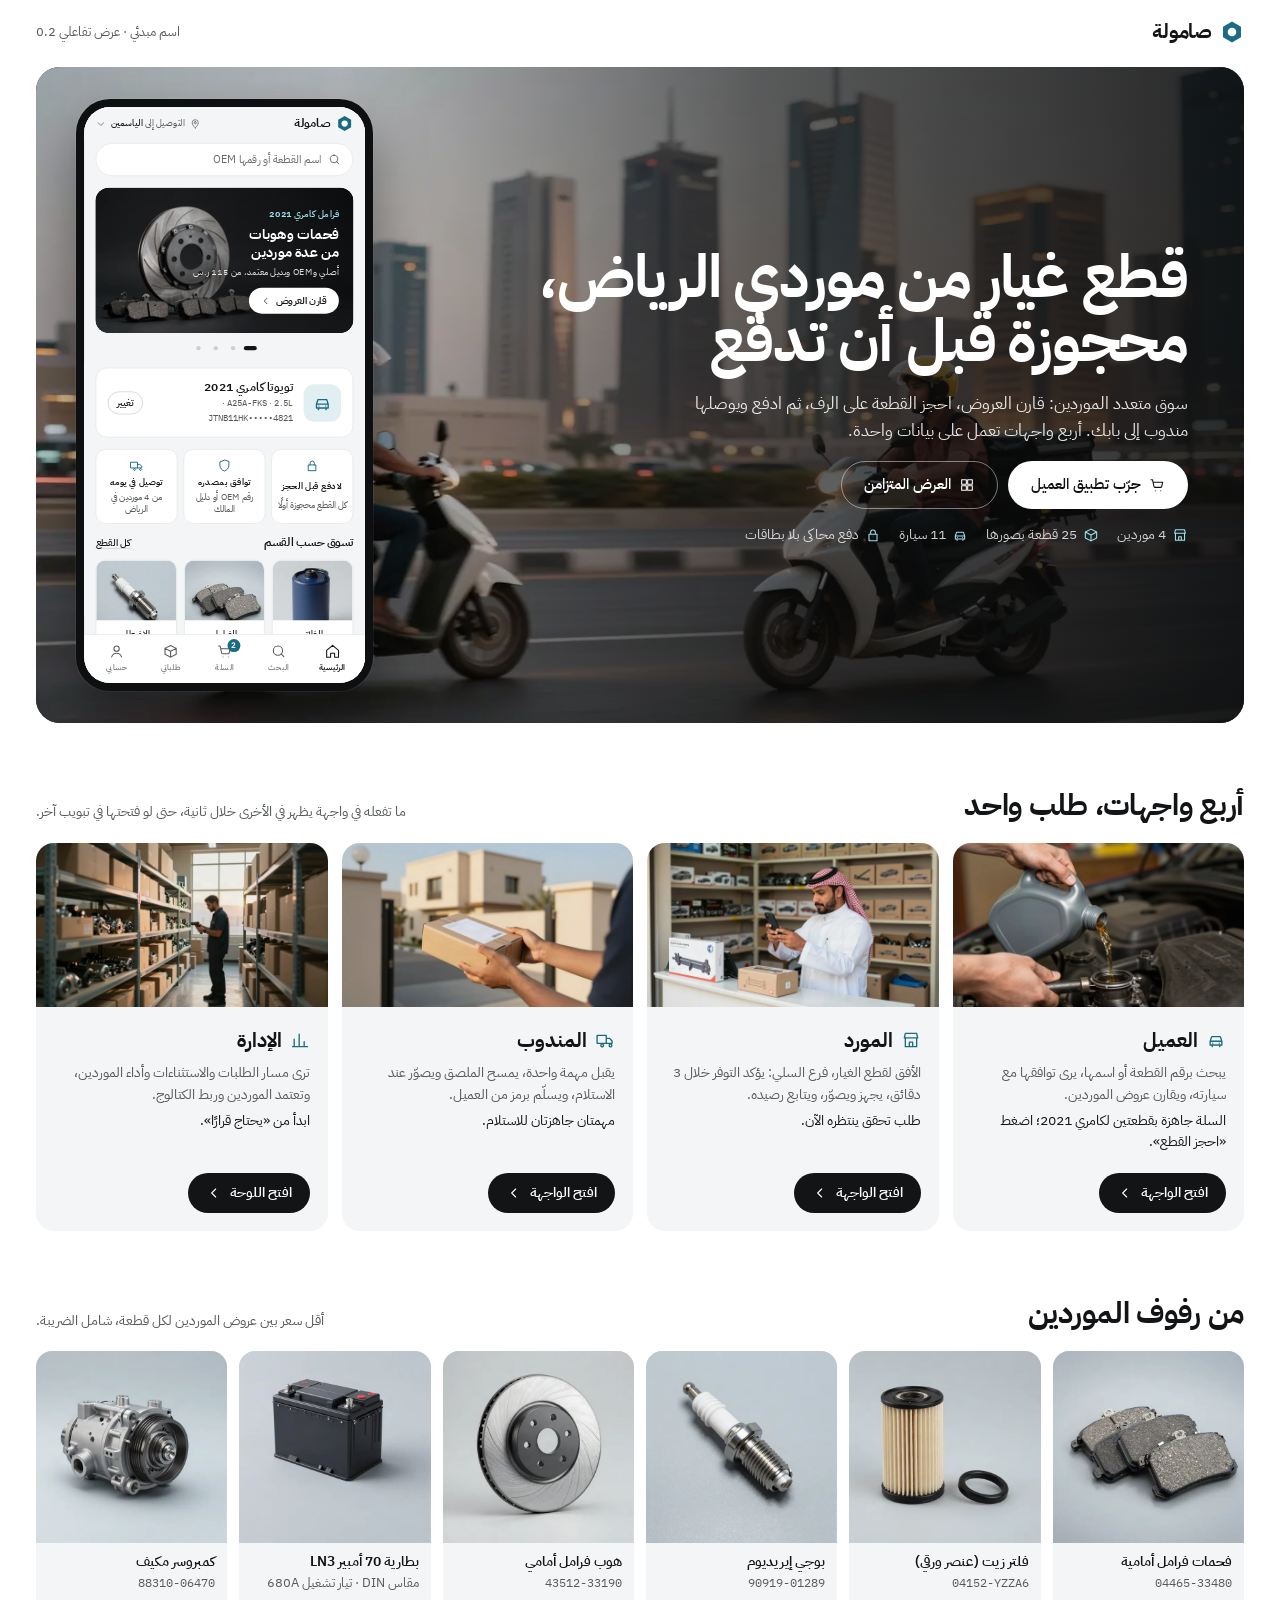
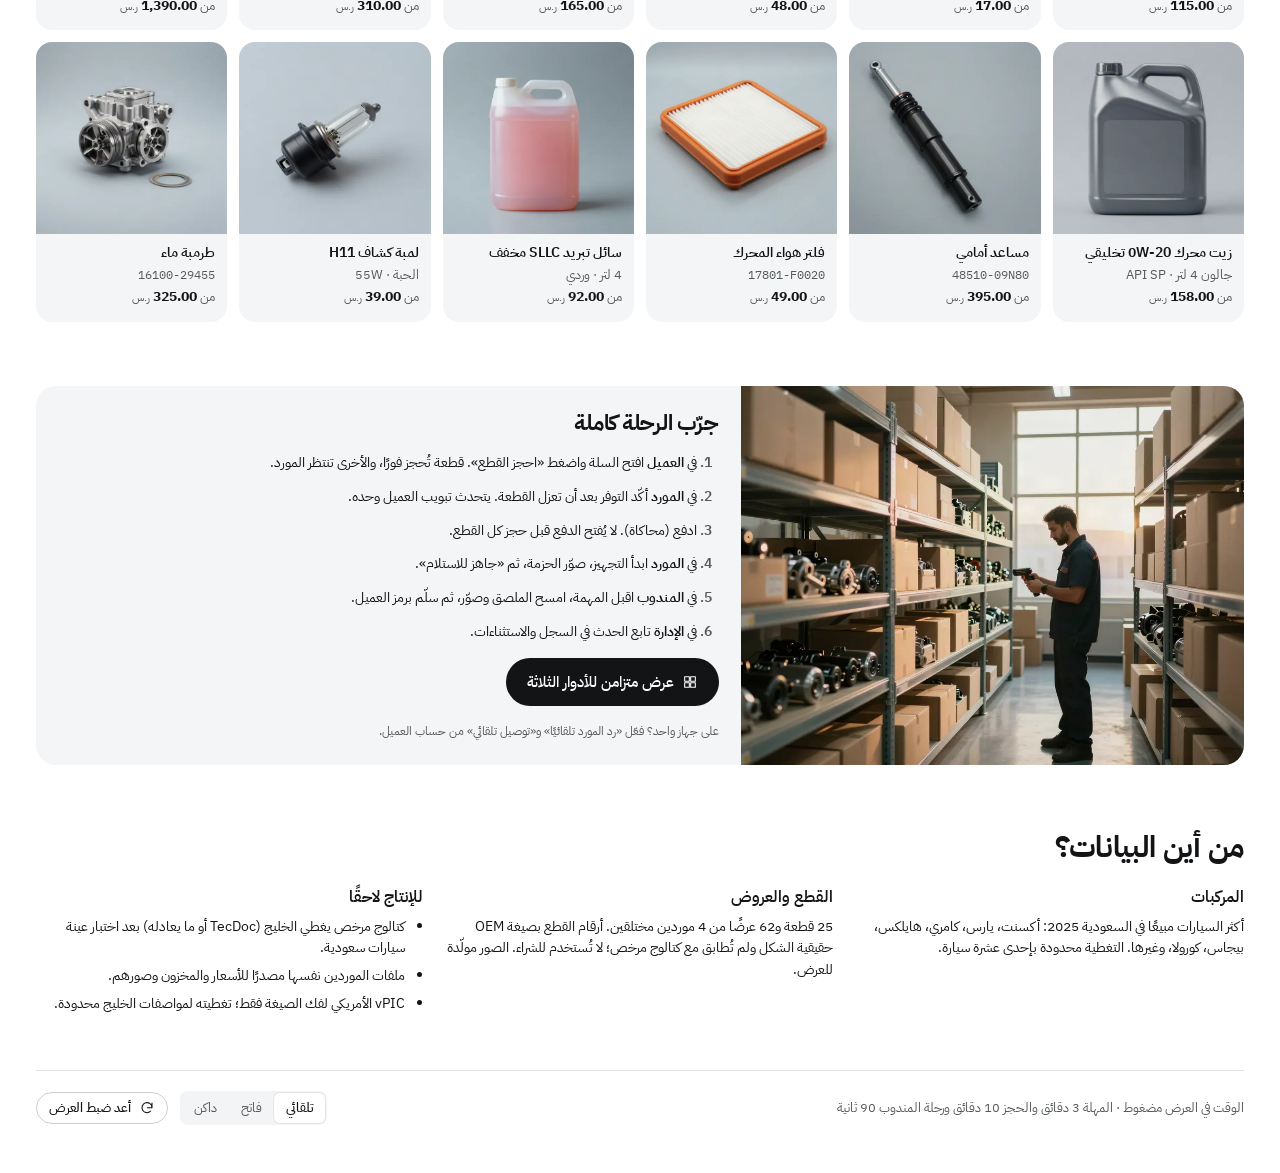
<file: index.html>
<!doctype html>
<html lang="ar" dir="rtl">
<head>
<meta charset="utf-8">
<meta name="viewport" content="width=device-width, initial-scale=1, viewport-fit=cover">
<title>عرض صامولة</title>
<link rel="preconnect" href="https://fonts.googleapis.com"><link rel="preconnect" href="https://fonts.gstatic.com" crossorigin>
<link href="https://fonts.googleapis.com/css2?family=IBM+Plex+Sans+Arabic:wght@400;500;600;700&family=IBM+Plex+Mono:wght@400;500&display=swap" rel="stylesheet">
<link rel="stylesheet" href="assets/base.css">
<style>
  /* صفحة الدخول: صورة الرياض والمندوب في الواجهة مع تطبيق العميل حيًّا داخل هاتف، ثم الأدوار الأربعة
     بصورة لكل دور، ثم رف من الكتالوج بصوره وأسعاره، ثم الرحلة خطوة بخطوة. */
  body { background: var(--surface); }
  .wrap { max-width: 1240px; margin: 0 auto; padding-block: calc(16px + env(safe-area-inset-top, 0px)) 48px; padding-left: max(16px, env(safe-area-inset-left, 0px)); padding-right: max(16px, env(safe-area-inset-right, 0px)); }
  .top { display: flex; align-items: center; justify-content: space-between; gap: 12px; margin-bottom: 20px; }
  .top .brand { font-size: 20px; }
  .top nav { display: flex; gap: 6px; align-items: center; }
  .top .note { font-size: 12.5px; color: var(--muted); }

  /* الواجهة: صورة كبيرة بحركة بطيئة، والنص فوق ستار داكن من جهة البداية */
  .hero { position: relative; border-radius: 24px; overflow: hidden; background: #111315; color: #fff; isolation: isolate; min-height: 520px; display: grid; align-items: end; }
  .hero .ph { position: absolute; inset: 0; z-index: -2; overflow: hidden; }
  .hero .ph img { width: 100%; height: 100%; object-fit: cover; transform-origin: 30% 60%; animation: drift 22s ease-in-out infinite alternate; }
  @keyframes drift { from { transform: scale(1.02) translateX(0); } to { transform: scale(1.12) translateX(-2.5%); } }
  .hero::before { content: ""; position: absolute; inset: 0; z-index: -1; background: linear-gradient(to top, rgba(10, 11, 12, 0.88) 0%, rgba(10, 11, 12, 0.55) 45%, rgba(10, 11, 12, 0.15) 100%); }
  .hero .txt { padding: 28px 22px 26px; display: grid; gap: 16px; max-width: 640px; }
  .hero h1 { font-size: clamp(32px, 5.6vw, 60px); line-height: 1.08; font-weight: 700; letter-spacing: -0.02em; }
  .hero p { font-size: 17px; line-height: 1.6; color: rgba(255, 255, 255, 0.88); max-width: 52ch; }
  .hero .acts { display: flex; gap: 10px; flex-wrap: wrap; }
  .hero .acts .btn { height: 48px; padding: 0 22px; font-size: 15px; }
  .hero .acts .btn.light { background: #fff; color: #111; border-color: transparent; }
  .hero .acts .btn.light:hover { background: #e9edf0; }
  .hero .acts .btn.line { background: transparent; color: #fff; border-color: rgba(255, 255, 255, 0.45); }
  .hero .acts .btn.line:hover { background: rgba(255, 255, 255, 0.1); }
  .hero .facts { display: flex; gap: 8px 18px; flex-wrap: wrap; font-size: 13.5px; color: rgba(255, 255, 255, 0.8); }
  .hero .facts span { display: inline-flex; gap: 6px; align-items: center; }
  .hero .facts svg { width: 16px; height: 16px; color: #9fe3f0; }
  /* هاتف حي: تطبيق العميل نفسه داخل إطار */
  .phone { display: none; }

  /* الأدوار: صورة لكل دور، والزر بمسافة واضحة من الحافة */
  .sec { margin-top: 64px; display: grid; gap: 20px; }
  .sec > header { display: flex; align-items: flex-end; justify-content: space-between; gap: 16px; flex-wrap: wrap; }
  .sec h2 { font-size: clamp(22px, 3vw, 30px); font-weight: 700; letter-spacing: -0.01em; line-height: 1.2; }
  .sec header p { color: var(--muted); max-width: 56ch; }
  .roles { display: grid; gap: 14px; }
  .role { display: grid; grid-template-rows: auto 1fr; border-radius: 18px; overflow: hidden; background: var(--ground); transition: transform 180ms var(--ease); }
  .role:hover { transform: translateY(-2px); }
  .role:hover .pic img { transform: scale(1.04); }
  .role .pic { aspect-ratio: 16 / 9; overflow: hidden; background: #c9ced3; }
  .role .pic img { width: 100%; height: 100%; object-fit: cover; transition: transform 500ms var(--ease); }
  .role .body { padding: 18px; display: flex; flex-direction: column; gap: 6px; }
  .role h3 { font-size: 20px; font-weight: 700; display: flex; gap: 8px; align-items: center; }
  .role h3 svg { width: 20px; height: 20px; color: var(--accent); }
  .role p { color: var(--muted); }
  .role .try { margin-bottom: 14px; }
  .role .try { color: var(--text); font-size: 13.5px; }
  .role .go { align-self: flex-start; margin-top: auto;  display: inline-flex; align-items: center; gap: 8px; height: 40px; padding: 0 18px; border-radius: 999px; background: var(--primary); color: var(--primary-ink); font-weight: 600; }
  .role .go svg { width: 16px; height: 16px; }

  /* رف الكتالوج */
  .shelf { display: grid; grid-template-columns: repeat(2, minmax(0, 1fr)); gap: 12px; }
  .item { display: grid; border-radius: 16px; overflow: hidden; background: var(--ground); }
  .item .thumb { width: 100%; height: auto; aspect-ratio: 1 / 1; border-radius: 0; }
  .item .b { padding: 10px 12px 14px; display: grid; gap: 2px; }
  .item b { font-weight: 600; line-height: 1.35; }
  .item .r { color: var(--muted); font-size: 12.5px; }
  .item .money { font-weight: 700; margin-top: 4px; }

  /* الرحلة: صورة المستودع بجانب الخطوات */
  .journey { display: grid; gap: 0; border-radius: 20px; overflow: hidden; background: var(--ground); }
  .journey .pic { min-height: 220px; background: #c9ced3; }
  .journey .pic img { width: 100%; height: 100%; object-fit: cover; }
  .journey .in { padding: 24px 22px; display: grid; gap: 16px; align-content: start; }
  .journey h2 { font-size: 22px; font-weight: 700; }
  .journey ol { margin: 0; padding-inline-start: 22px; display: grid; gap: 12px; }
  .journey li::marker { font-weight: 600; color: var(--muted); }
  .journey li b { font-weight: 600; }
  .journey .acts { display: flex; gap: 8px; flex-wrap: wrap; }

  .data .cols { display: grid; gap: 24px; }
  .data h3 { font-size: 16px; font-weight: 600; margin-bottom: 6px; }
  .data ul { margin: 0; padding-inline-start: 18px; display: grid; gap: 6px; }
  .foot { margin-top: 56px; padding-top: 20px; border-top: 1px solid var(--border); display: flex; gap: 16px; align-items: center; justify-content: space-between; flex-wrap: wrap; color: var(--muted); font-size: 13px; }

  @media (min-width: 720px) {
    .roles { grid-template-columns: repeat(2, minmax(0, 1fr)); }
    .shelf { grid-template-columns: repeat(4, minmax(0, 1fr)); }
    .journey { grid-template-columns: minmax(0, 5fr) minmax(0, 7fr); }
    .data .cols { grid-template-columns: repeat(3, minmax(0, 1fr)); }
  }
  @media (min-width: 1080px) {
    .hero { min-height: 640px; align-items: center; grid-template-columns: minmax(0, 1fr) auto; }
    .hero::before { background: linear-gradient(to left, rgba(10, 11, 12, 0.86) 0%, rgba(10, 11, 12, 0.6) 40%, rgba(10, 11, 12, 0.1) 75%); }
    .hero .txt { padding: 48px 56px; max-width: 800px; }
    .phone { display: block; width: calc(390px * 0.72 + 16px); height: calc(800px * 0.72 + 16px); margin: 32px 48px 32px 40px; padding: 8px; border-radius: 34px; background: #0d0f10; box-shadow: 0 30px 60px rgba(0, 0, 0, 0.45), 0 0 0 1px rgba(255, 255, 255, 0.08); }
    .phone .screen { width: 390px; height: 800px; border-radius: 36px; overflow: hidden; transform: scale(0.72); transform-origin: top right; background: var(--ground); }
    .phone iframe { width: 390px; height: 800px; border: 0; display: block; }
    .roles { grid-template-columns: repeat(4, minmax(0, 1fr)); }
    .shelf { grid-template-columns: repeat(6, minmax(0, 1fr)); }
  }
  @media (prefers-reduced-motion: reduce) { .hero .ph img { animation: none; } }
</style>
</head>
<body>
<div class="wrap"><div id="top"></div><div id="app"></div></div>
<script src="assets/data.js"></script>
<script src="assets/store.js"></script>
<script src="assets/ui.js"></script>
<script>
(function () {
  const { A, fmt, S, D } = Store; const U = UI; const root = document.getElementById('app');
  const minPrice = (pid) => Math.min(...Store.offersFor(pid).map((o) => o.price));
  function top() {
    const approved = D.suppliers.filter((s) => s.status === 'approved').length;
    return `<header class="top"><span class="brand">${U.mark()}<span>صامولة</span></span>
        <nav><span class="note">اسم مبدئي · عرض تفاعلي 0.2</span></nav></header>
      <section class="hero" aria-labelledby="h1">
        <div class="ph"><img src="assets/img/promo/courier-street.webp" alt="مندوبا توصيل على دراجتين في طريق بالرياض عند الغروب" fetchpriority="high"></div>
        <div class="txt">
          <h1 id="h1">قطع غيار من موردي الرياض، محجوزة قبل أن تدفع</h1>
          <p>سوق متعدد الموردين: قارن العروض، احجز القطعة على الرف، ثم ادفع ويوصلها مندوب إلى بابك. أربع واجهات تعمل على بيانات واحدة.</p>
          <div class="acts"><a class="btn round light" href="customer.html">${U.icon('cart')}جرّب تطبيق العميل</a><a class="btn round line" href="live.html">${U.icon('grid')}العرض المتزامن</a></div>
          <div class="facts"><span>${U.icon('store')}${approved} موردين</span><span>${U.icon('box')}${D.parts.length} قطعة بصورها</span><span>${U.icon('car')}${D.vehicles.length} سيارة</span><span>${U.icon('lock')}دفع محاكى بلا بطاقات</span></div>
        </div>
        <div class="phone" aria-hidden="true"><div class="screen"><iframe src="customer.html" title="تطبيق العميل" tabindex="-1" loading="lazy"></iframe></div></div>
      </section>`;
  }
  document.getElementById('top').innerHTML = top();
  function page() {
    const st = Store.get(); const v = st.orders.filter((o) => o.groups.some((g) => g.state === 'VERIFYING' && g.supplier === D.meta.demoSupplier)).length;
    const jobs = st.orders.flatMap((o) => o.groups).filter((g) => g.state === 'READY' && g.job && !g.job.courier).length;
    const approved = D.suppliers.filter((s) => s.status === 'approved').length;
    const roles = [
      ['customer.html', 'car', 'promo-oil', 'العميل', 'يبحث برقم القطعة أو اسمها، يرى توافقها مع سيارته، ويقارن عروض الموردين.', 'السلة جاهزة بقطعتين لكامري 2021؛ اضغط «احجز القطع».'],
      ['vendor.html', 'store', 'vendor-shop', 'المورد', `${S[D.meta.demoSupplier].name}، ${S[D.meta.demoSupplier].branch}: يؤكد التوفر خلال 3 دقائق، يجهز ويصوّر، ويتابع رصيده.`, v ? `${fmt.count(v, ['طلب تحقق ينتظره', 'طلبا تحقق ينتظرانه', 'طلبات تحقق تنتظره', 'طلب تحقق ينتظره'])} الآن.` : 'لا طلبات تحقق الآن؛ تصل عندما يحجز العميل.'],
      ['courier.html', 'truck', 'courier-delivery', 'المندوب', 'يقبل مهمة واحدة، يمسح الملصق ويصوّر عند الاستلام، ويسلّم برمز من العميل.', `${fmt.count(jobs, ['مهمة جاهزة', 'مهمتان جاهزتان', 'مهام جاهزة', 'مهمة جاهزة'])} للاستلام.`],
      ['admin.html', 'chart', 'hero-warehouse', 'الإدارة', 'ترى مسار الطلبات والاستثناءات وأداء الموردين، وتعتمد الموردين وربط الكتالوج.', 'ابدأ من «يحتاج قرارًا».'],
    ];
    const shelf = ['p01', 'p02', 'p05', 'p06', 'p08', 'p09', 'p07', 'p16', 'p03', 'p11', 'p24', 'p25'].map((id) => D.parts.find((p) => p.id === id)).filter(Boolean).slice(0, 12);
    return `<section class="sec" aria-labelledby="r-h"><header><h2 id="r-h">أربع واجهات، طلب واحد</h2><p>ما تفعله في واجهة يظهر في الأخرى خلال ثانية، حتى لو فتحتها في تبويب آخر.</p></header>
        <nav class="roles" aria-label="الواجهات">${roles.map(([href, ic, img, name, desc, tryIt]) => `<a class="role" href="${href}">
          <span class="pic"><img src="assets/img/promo/${img}.webp" alt="" loading="lazy" decoding="async"></span>
          <span class="body"><h3>${U.icon(ic)}${name}</h3><p>${desc}</p><p class="try">${tryIt}</p><span class="go">افتح ${name === 'الإدارة' ? 'اللوحة' : 'الواجهة'}${U.icon('fwd')}</span></span></a>`).join('')}</nav></section>

      <section class="sec" aria-labelledby="s-h"><header><h2 id="s-h">من رفوف الموردين</h2><p>أقل سعر بين عروض الموردين لكل قطعة، شامل الضريبة.</p></header>
        <div class="shelf">${shelf.map((p) => `<a class="item" href="customer.html#part-${p.id}">${U.thumb(p.thumb)}<span class="b"><b>${p.name}</b><span class="r">${p.oem[0] ? fmt.ltr(p.oem[0]) : p.spec}</span><span><span class="r">من </span>${fmt.money(minPrice(p.id))}</span></span></a>`).join('')}</div></section>

      <section class="sec journey" aria-labelledby="j-h"><div class="pic"><img src="assets/img/promo/hero-warehouse.webp" alt="موظف يمسح رمز صندوق في مستودع قطع غيار" loading="lazy" decoding="async"></div>
        <div class="in"><h2 id="j-h">جرّب الرحلة كاملة</h2>
          <ol><li>في <b>العميل</b> افتح السلة واضغط «احجز القطع». قطعة تُحجز فورًا، والأخرى تنتظر المورد.</li>
            <li>في <b>المورد</b> أكّد التوفر بعد أن تعزل القطعة. يتحدث تبويب العميل وحده.</li>
            <li>ادفع (محاكاة). لا يُفتح الدفع قبل حجز كل القطع.</li>
            <li>في <b>المورد</b> ابدأ التجهيز، صوّر الحزمة، ثم «جاهز للاستلام».</li>
            <li>في <b>المندوب</b> اقبل المهمة، امسح الملصق وصوّر، ثم سلّم برمز العميل.</li>
            <li>في <b>الإدارة</b> تابع الحدث في السجل والاستثناءات.</li></ol>
          <div class="acts"><a class="btn round primary lg" href="live.html">${U.icon('grid')}عرض متزامن للأدوار الثلاثة</a></div>
          <p class="small muted">على جهاز واحد؟ فعّل «رد المورد تلقائيًا» و«توصيل تلقائي» من حساب العميل.</p></div></section>

      <section class="sec data" aria-labelledby="d-h"><header><h2 id="d-h">من أين البيانات؟</h2></header>
        <div class="cols">
          <div><h3>المركبات</h3><p>أكثر السيارات مبيعًا في السعودية 2025: أكسنت، يارس، كامري، هايلكس، بيجاس، كورولا، وغيرها. التغطية محدودة بإحدى عشرة سيارة.</p></div>
          <div><h3>القطع والعروض</h3><p>${D.parts.length} قطعة و${D.offers.length} عرضًا من ${approved} موردين مختلقين. أرقام القطع بصيغة OEM حقيقية الشكل ولم تُطابق مع كتالوج مرخص؛ لا تُستخدم للشراء. الصور مولّدة للعرض.</p></div>
          <div><h3>للإنتاج لاحقًا</h3><ul><li>كتالوج مرخص يغطي الخليج (TecDoc أو ما يعادله) بعد اختبار عينة سيارات سعودية.</li><li>ملفات الموردين نفسها مصدرًا للأسعار والمخزون وصورهم.</li><li>vPIC الأمريكي لفك الصيغة فقط؛ تغطيته لمواصفات الخليج محدودة.</li></ul></div>
        </div></section>
      <footer class="foot"><span>الوقت في العرض مضغوط · المهلة 3 دقائق والحجز 10 دقائق ورحلة المندوب 90 ثانية</span>
        <span style="display:flex;gap:12px;align-items:center;flex-wrap:wrap">${U.themeSeg()}<button class="btn round" type="button" data-reset>${U.icon('refresh')}أعد ضبط العرض</button></span></footer>`;
  }
  const paint = U.renderer(root, page);
  Store.on(paint); paint();
  root.addEventListener('click', (e) => { if (e.target.closest('[data-reset]')) { A.reset(); U.toast('أُعيد ضبط بيانات العرض'); } });
})();
</script>
</body>
</html>
</file>
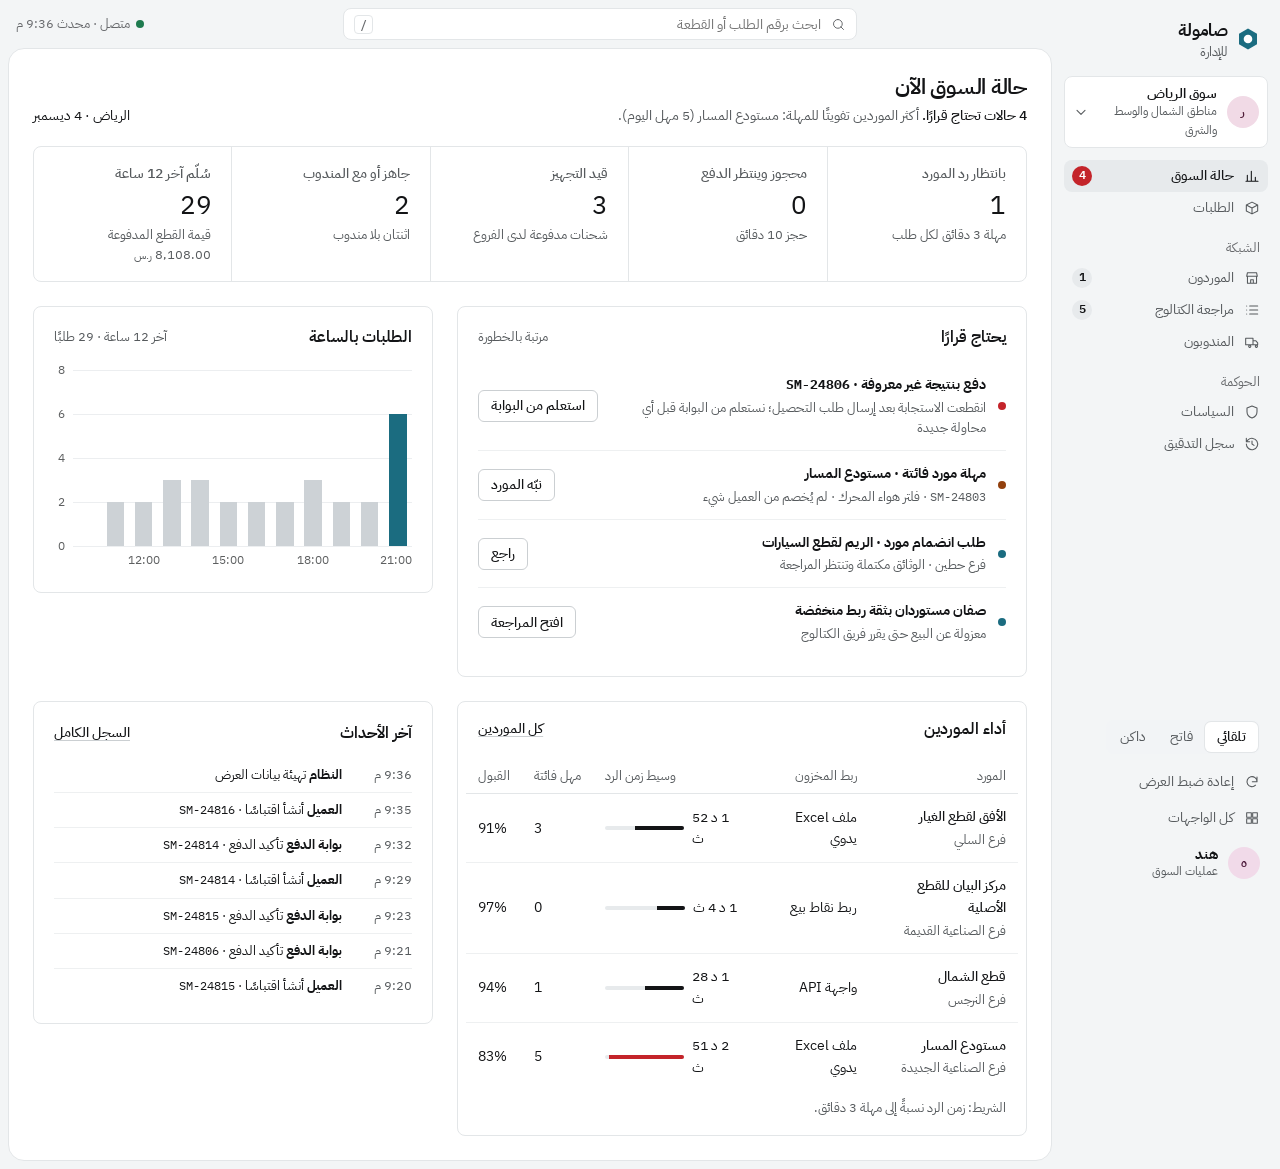
<file: admin.html>
<!doctype html>
<html lang="ar" dir="rtl">
<head>
<meta charset="utf-8">
<meta name="viewport" content="width=device-width, initial-scale=1, viewport-fit=cover">
<title>صامولة للإدارة</title>
<link rel="preconnect" href="https://fonts.googleapis.com"><link rel="preconnect" href="https://fonts.gstatic.com" crossorigin>
<link href="https://fonts.googleapis.com/css2?family=IBM+Plex+Sans+Arabic:wght@400;500;600;700&family=IBM+Plex+Mono:wght@400;500&display=swap" rel="stylesheet">
<link rel="stylesheet" href="assets/base.css">
<link rel="stylesheet" href="assets/backoffice.css">
<style>
  .exc { display: grid; grid-template-columns: 8px minmax(0, 1fr) auto; gap: 12px; align-items: center; padding: 12px 0; }
  .exc + .exc { border-top: 1px solid var(--rule); }
  .exc .t { display: grid; gap: 2px; min-width: 0; }
  .exc .t .s { font-size: var(--fs-small); color: var(--muted); }
  .exc.done { opacity: 0.55; }
  .pipe .kpi-value { font-size: 26px; }
  .feed li { display: grid; grid-template-columns: 62px minmax(0, 1fr); gap: 8px; padding: 7px 0; font-size: 13px; }
  .feed li + li { border-top: 1px solid var(--rule); }
  .feed .when { color: var(--muted); font-variant-numeric: tabular-nums; }
  .docs { display: grid; gap: 8px; }
  .doc { display: flex; gap: 10px; align-items: center; padding: 10px 12px; border-radius: var(--radius-control); background: var(--raised); }
  .doc svg { width: 16px; height: 16px; color: var(--muted); }
  .doc .t { flex: 1; min-width: 0; }
  .conf { display: flex; align-items: center; gap: 8px; justify-content: flex-end; }
  .conf .track { width: 64px; height: 4px; border-radius: 999px; background: var(--active); overflow: hidden; }
  .conf .track span { display: block; height: 100%; background: var(--text); }
  .conf .track span.low { background: var(--negative); }
  .raw { font-size: 13.5px; }
  .policy-row td:first-child { white-space: nowrap; }
  .tl { display: grid; gap: 8px; font-size: 13px; }
  .tl li { display: grid; grid-template-columns: 62px minmax(0, 1fr); gap: 8px; }
  .tl .when { color: var(--muted); font-variant-numeric: tabular-nums; }
</style>
</head>
<body>
<div id="app"></div>
<script src="assets/data.js"></script>
<script src="assets/store.js"></script>
<script src="assets/ui.js"></script>
<script src="assets/charts.js"></script>
<script src="assets/bo.js"></script>
<script>
(function () {
  const { A, fmt, P, S, C, V, D, POLICY } = Store; const U = UI;
  const root = document.getElementById('app');
  const ui = { tab: 'all', q: '' };
  const H12 = 12 * 3600 * 1000;
  const orders = () => Store.get().orders;
  const allGroups = () => orders().flatMap((o) => o.groups.map((g) => ({ o, g })));
  const resolved = (k) => Store.get().admin.resolved[k];

  function route() { const h = location.hash.slice(1); return ['market', 'orders', 'suppliers', 'catalog', 'couriers', 'policies', 'audit'].includes(h) ? h : 'market'; }
  const TITLES = { market: 'حالة السوق', orders: 'الطلبات', suppliers: 'الموردون', catalog: 'مراجعة الكتالوج', couriers: 'المندوبون', policies: 'السياسات', audit: 'سجل التدقيق' };

  /* ---------- استثناءات تحتاج قرارًا: كلها محسوبة من الحالة ---------- */
  function exceptions() {
    const list = [];
    orders().forEach((o) => {
      if (o.payment.state === 'REVIEW') list.push({ key: 'pay-' + o.id, tone: 'neg', title: `دفع بنتيجة غير معروفة · ${fmt.ltr(o.id)}`, sub: o.payment.note, act: 'استعلم من البوابة', done: `استعلام البوابة عن ${o.id}: لم يُحصّل؛ أُبلغ العميل وأُطلقت الحجوزات` });
      if (o.exception) list.push({ key: 'exc-' + o.id, tone: 'warn', title: `${o.exception.kind} · ${fmt.ltr(o.id)}`, sub: `سجّله ${o.exception.by} ${fmt.ago((Date.now() - o.exception.at) / 60000)}؛ الحزمة في حيازة المندوب`, act: 'اتصل بالعميل', done: `تواصل الدعم مع عميل ${o.id} واتُّفق على موعد تسليم جديد` });
      o.groups.forEach((g) => { if (g.state === 'EXPIRED') list.push({ key: 'exp-' + g.id, tone: 'warn', title: `مهلة مورد فائتة · ${S[g.supplier].name}`, sub: `${fmt.ltr(o.id)} · ${g.lines[0].name} · لم يُخصم من العميل شيء`, act: 'نبّه المورد', done: `أُرسل تنبيه أداء إلى ${S[g.supplier].name}` }); });
    });
    const pend = D.suppliers.filter((s) => s.status === 'pending' && !Store.get().admin.suppliers[s.id]);
    pend.forEach((s) => list.push({ key: 'sup-' + s.id, tone: 'info', title: `طلب انضمام مورد · ${s.name}`, sub: `${s.branch} · الوثائق مكتملة وتنتظر المراجعة`, link: '#suppliers', act: 'راجع' }));
    const low = D.mappingQueue.filter((m) => m.confidence < 0.5 && !Store.get().admin.mappings[m.id]);
    if (low.length) list.push({ key: 'map', tone: 'info', title: `${fmt.count(low.length, ['صف مستورد', 'صفان مستوردان', 'صفوف مستوردة', 'صفًا مستوردًا'])} بثقة ربط منخفضة`, sub: 'معزولة عن البيع حتى يقرر فريق الكتالوج', link: '#catalog', act: 'افتح المراجعة' });
    return list;
  }

  /* ---------- حالة السوق ---------- */
  function market() {
    const gs = allGroups(); const now = Date.now();
    const stage = { verifying: gs.filter((x) => x.g.state === 'VERIFYING').length, ready: orders().filter((o) => Store.orderStatus(o) === 'READY_TO_PAY').length,
      prep: gs.filter((x) => ['PAID', 'PREPARING'].includes(x.g.state)).length, moving: gs.filter((x) => ['READY', ...Store.MOVING].includes(x.g.state)).length,
      delivered: gs.filter((x) => x.g.state === 'DELIVERED' && x.g.job && x.g.job.deliveredAt && now - x.g.job.deliveredAt < H12).length };
    const ex = exceptions(); const open = ex.filter((x) => !resolved(x.key));
    const recent = orders().filter((o) => now - o.createdAt < H12);
    const hours = [...Array(12)].map((_, i) => { const end = now - (11 - i) * 3600 * 1000; return { label: new Date(end).toLocaleTimeString('en-GB', { hour: '2-digit', minute: '2-digit', hourCycle: 'h23', timeZone: 'Asia/Riyadh' }).replace(/:\d\d$/, ':00'), v: recent.filter((o) => o.createdAt <= end && o.createdAt > end - 3600 * 1000).length }; });
    const gmv = recent.filter((o) => o.payment.state === 'CAPTURED').reduce((a, o) => a + Store.orderTotals(o).items, 0);
    const worst = D.suppliers.filter((s) => s.status === 'approved').map((s) => ({ s, rs: Store.responseStats(s.id) })).sort((a, b) => b.rs.timeouts - a.rs.timeouts)[0];
    return `<div class="title-row"><div><h1>حالة السوق الآن</h1><p class="finding">${open.length ? `<b>${fmt.count(open.length, ['حالة تحتاج', 'حالتان تحتاجان', 'حالات تحتاج', 'حالة تحتاج'])} قرارًا.</b> ` : '<b>لا حالات معلقة.</b> '}${worst && worst.rs.timeouts ? `أكثر الموردين تفويتًا للمهلة: ${worst.s.name} (${worst.rs.timeouts} مهل اليوم).` : ''}</p></div>
        <div class="acts"><span class="meta">الرياض · ${fmt.date(now)}</span></div></div>
      <div class="grid top">
        <div class="kpis pipe span-12" role="group" aria-label="مسار الطلبات الآن">
          <div class="kpi"><div class="kpi-label">بانتظار رد المورد</div><div class="kpi-value num">${stage.verifying}</div><div class="delta">مهلة ${POLICY.verifySec / 60} دقائق لكل طلب</div></div>
          <div class="kpi"><div class="kpi-label">محجوز وينتظر الدفع</div><div class="kpi-value num">${stage.ready}</div><div class="delta">حجز ${POLICY.holdSec / 60} دقائق</div></div>
          <div class="kpi"><div class="kpi-label">قيد التجهيز</div><div class="kpi-value num">${stage.prep}</div><div class="delta">شحنات مدفوعة لدى الفروع</div></div>
          <div class="kpi"><div class="kpi-label">جاهز أو مع المندوب</div><div class="kpi-value num">${stage.moving}</div><div class="delta">${fmt.count(gs.filter((x) => x.g.state === 'READY').length, ['واحدة بلا مندوب', 'اثنتان بلا مندوب', 'بلا مندوب', 'بلا مندوب'])}</div></div>
          <div class="kpi"><div class="kpi-label">سُلّم آخر 12 ساعة</div><div class="kpi-value num">${stage.delivered}</div><div class="delta">قيمة القطع المدفوعة ${fmt.money(gmv)}</div></div>
        </div>
        <section class="panel span-7" aria-labelledby="ex-h"><header><h2 id="ex-h">يحتاج قرارًا</h2><span class="meta">مرتبة بالخطورة</span></header>
          ${ex.length ? ex.sort((a, b) => ['neg', 'warn', 'info'].indexOf(a.tone) - ['neg', 'warn', 'info'].indexOf(b.tone)).map((x) => { const r = resolved(x.key); return `<div class="exc ${r ? 'done' : ''}"><span class="dot ${x.tone}"></span><div class="t"><b>${x.title}</b><span class="s">${r ? `حُسم ${fmt.time(r.at)}: ${r.text}` : x.sub}</span></div>
            ${r ? U.pill('حُسم', 'pos') : x.link ? `<a class="btn" href="${x.link}">${x.act}</a>` : `<button class="btn" type="button" data-resolve="${x.key}" data-text="${U.esc(x.done)}">${x.act}</button>`}</div>`; }).join('') : '<div class="empty">لا حالات معلقة.</div>'}
        </section>
        <section class="panel span-5" aria-labelledby="ch-h"><header><h2 id="ch-h">الطلبات بالساعة</h2><span class="meta">آخر 12 ساعة · ${recent.length} طلبًا</span></header><div class="chart" data-chart='${JSON.stringify(hours)}'></div></section>
        <section class="panel span-7 flush" aria-labelledby="sp-h"><header><h2 id="sp-h">أداء الموردين</h2><a class="link" href="#suppliers">كل الموردين</a></header>
          <div class="table-wrap" style="padding:4px 8px 8px"><table class="t stack"><thead><tr><th>المورد</th><th>ربط المخزون</th><th class="n">وسيط زمن الرد</th><th class="n">مهل فائتة</th><th class="n">القبول</th></tr></thead><tbody>
          ${D.suppliers.filter((s) => s.status === 'approved').map((s) => { const rs = Store.responseStats(s.id); const pct = Math.min(100, (rs.median / POLICY.verifySec) * 100);
            return `<tr><td><b style="font-weight:500">${s.name}</b><span class="sub">${s.branch}</span></td><td class="hide-sm">${s.integrationLabel}</td><td class="n"><span class="bar-cell"><span class="num">${fmt.dur(rs.median)}</span><span class="track" aria-hidden="true"><span class="${pct > 85 ? 'bad' : ''}" style="width:${pct}%"></span></span></span></td><td class="n num line2">${rs.timeouts}</td><td class="n num act">${fmt.pct(s.acceptRate)}</td></tr>`; }).join('')}
          </tbody></table></div><p class="meta" style="padding:0 20px 16px">الشريط: زمن الرد نسبةً إلى مهلة ${POLICY.verifySec / 60} دقائق.</p></section>
        <section class="panel span-5" aria-labelledby="fd-h"><header><h2 id="fd-h">آخر الأحداث</h2><a class="link" href="#audit">السجل الكامل</a></header>
          <ol class="feed" style="padding:0;list-style:none">${auditRows().slice(0, 7).map((e) => `<li><span class="when">${fmt.time(e.at)}</span><span><b>${e.actor}</b> ${e.text}${e.order ? ` · ${fmt.ltr(e.order)}` : ''}</span></li>`).join('')}</ol></section>
      </div>`;
  }
  function auditRows() { const st = Store.get(); const fromOrders = st.orders.flatMap((o) => o.timeline.map((e) => ({ ...e, order: o.id }))); const admin = st.audit.filter((e) => !e.order); return [...fromOrders, ...admin].sort((a, b) => b.at - a.at); }

  /* ---------- الطلبات ---------- */
  function ordersView() {
    const groupsOf = { all: () => true, verifying: (o) => ['VERIFYING', 'READY_TO_PAY', 'ACTION_REQUIRED'].includes(Store.orderStatus(o)), active: (o) => ['PREPARING', 'IN_DELIVERY', 'PAYMENT_PROCESSING'].includes(Store.orderStatus(o)), issues: (o) => o.payment.state === 'REVIEW' || o.exception || o.cancelled, done: (o) => Store.orderStatus(o) === 'DELIVERED' };
    const tabs = [['all', 'الكل'], ['verifying', 'قبل الدفع'], ['active', 'جارية'], ['issues', 'تحتاج متابعة'], ['done', 'مُسلّمة']];
    let list = orders().filter(groupsOf[ui.tab]); if (ui.q) list = list.filter((o) => (o.id + o.customer + o.district).includes(ui.q));
    return `<div class="title-row"><div><h1>الطلبات</h1><p class="finding">حالة الطلب مشتقة من شحناته وحالة الدفع، ولا تُعدل يدويًا. كل تصحيح أمر مسمى بسبب.</p></div></div>
      <div class="tabs" role="tablist">${tabs.map(([k, n]) => `<button role="tab" type="button" data-tab="${k}" aria-selected="${ui.tab === k}">${n}<span class="n">${orders().filter(groupsOf[k]).length}</span></button>`).join('')}</div>
      <div class="toolbar"><label class="search">${U.icon('search')}<input data-filter="q" value="${U.esc(ui.q)}" placeholder="رقم الطلب أو العميل أو الحي"></label><span class="spacer"></span><span class="count">${fmt.count(list.length, ['طلب واحد', 'طلبان', 'طلبات', 'طلبًا'])}</span></div>
      <div class="table-wrap"><table class="t stack"><thead><tr><th>الطلب</th><th>العميل</th><th>الموردون</th><th class="n">الإجمالي</th><th>الحالة</th><th class="n">الوقت</th></tr></thead><tbody>
      ${list.map((o) => { const st = Store.orderStatus(o); return `<tr class="clickable" data-open="${o.id}"><td>${fmt.ltr(o.id)}<span class="sub">${o.vehicle ? `${V[o.vehicle].model} ${V[o.vehicle].year}` : ''}</span></td><td class="line2">${o.customer} · ${o.district}</td><td class="hide-sm">${o.groups.map((g) => S[g.supplier].name).join('، ')}</td><td class="n hide-sm">${fmt.money(Store.orderTotals(o).total)}</td><td class="act">${U.pill(Store.ORDER_LABEL[st], Store.tone(st))}</td><td class="n num hide-sm">${fmt.time(o.createdAt)}</td></tr>`; }).join('') || '<tr><td colspan="6"><div class="empty">لا طلبات في هذا التصنيف.</div></td></tr>'}
      </tbody></table></div>`;
  }
  function orderSheet(id) {
    const o = Store.findOrder(id); if (!o) return; const st = Store.orderStatus(o); const t = Store.orderTotals(o);
    U.dialog(`<div class="sheet-head"><h2>${fmt.ltr(o.id)} · ${Store.ORDER_LABEL[st]}</h2><button class="btn ghost icon" data-close aria-label="إغلاق">${U.icon('x')}</button></div>
      <div class="sheet-body">
        <dl><div class="kv"><dt>العميل</dt><dd>${o.customer} · حي ${o.district}</dd></div><div class="kv"><dt>الدفع</dt><dd>${o.payment.state === 'NONE' ? 'لم يبدأ' : `${o.payment.method || ''} · ${o.payment.state}`}</dd></div><div class="kv"><dt>الإجمالي</dt><dd>${fmt.money(t.total)} <span class="muted small">منها ضريبة ${fmt.money(t.vat)}</span></dd></div></dl>
        ${o.groups.map((g) => `<div class="panel" style="padding:14px"><div style="display:flex;justify-content:space-between;gap:8px;align-items:center;margin-bottom:6px"><b>${S[g.supplier].name}</b>${U.pill(Store.GROUP_LABEL[g.state], 'info')}</div><div class="small muted">${g.lines.map((l) => `${l.name} × ${l.qty} · ${fmt.sar(l.price * l.qty)} ر.س`).join('<br>')}${g.pkg ? `<br>الحزمة ${fmt.ltr(g.pkg.code)}` : ''}${g.job && g.job.courier ? ` · ${C[g.job.courier].name}` : ''}</div></div>`).join('')}
        <div><div class="label" style="margin-bottom:8px">السجل</div><ol class="tl" style="padding:0;list-style:none">${[...o.timeline].reverse().map((e) => `<li><span class="when">${fmt.time(e.at)}</span><span><b>${e.actor}</b> ${e.text}</span></li>`).join('')}</ol></div></div>`);
  }

  /* ---------- الموردون ---------- */
  function suppliersView() {
    const st = Store.get(); const pending = D.suppliers.filter((s) => s.status === 'pending');
    return `<div class="title-row"><div><h1>الموردون</h1><p class="finding">لا ينشر المورد عروضًا قابلة للشراء قبل اعتماده. الوثائق خاصة ولا تظهر للعملاء.</p></div></div>
      <div class="grid top">
        ${pending.map((s) => { const dec = st.admin.suppliers[s.id]; return `<section class="panel span-5" aria-label="طلب ${s.name}"><header><h2>طلب انضمام · ${s.name}</h2>${dec ? U.pill(dec.decision === 'approved' ? 'معتمد' : 'مرفوض', dec.decision === 'approved' ? 'pos' : 'neg') : U.pill('ينتظر المراجعة', 'warn')}</header>
          <p class="small muted" style="margin-bottom:12px">${s.branch} · ${s.hours}</p>
          <div class="docs">${[['السجل التجاري', fmt.ltr(s.cr), 'تحقق آلي: نشط'], ['شهادة ضريبة القيمة المضافة', fmt.ltr(s.vat), 'تحقق آلي: مطابق للاسم'], ['الحساب البنكي للصرف', fmt.ltr('SA•• •••• •••• 7781'), 'يحتاج اعتمادًا منفصلًا من المالية'], ['عقد المنصة', 'نسخة 0.3', 'موقّع إلكترونيًا']].map(([n, v, h]) => `<div class="doc">${U.icon('file')}<div class="t"><b style="font-weight:500">${n}</b><div class="small muted">${v} · ${h}</div></div></div>`).join('')}</div>
          ${dec ? `<p class="small muted" style="margin-top:12px">${dec.decision === 'approved' ? 'اعتُمد' : 'رُفض'} ${fmt.time(dec.at)}${dec.reason ? ` · ${dec.reason}` : ''}</p>` : `<div style="display:flex;gap:8px;margin-top:14px;flex-wrap:wrap"><button class="btn primary" type="button" data-sup="${s.id}" data-dec="approved">اعتمد المورد</button><button class="btn" type="button" data-sup="${s.id}" data-dec="rejected">اطلب استكمالًا</button></div>`}</section>`; }).join('')}
        <section class="panel span-7 flush" aria-labelledby="ap-h"><header><h2 id="ap-h">موردون معتمدون</h2><span class="meta">${D.suppliers.filter((s) => s.status === 'approved').length}</span></header>
          <div class="table-wrap" style="padding:4px 8px 8px"><table class="t stack"><thead><tr><th>المورد</th><th>المخزون</th><th class="n">العروض</th><th class="n">التقييم</th></tr></thead><tbody>
          ${D.suppliers.filter((s) => s.status === 'approved').map((s) => { const offs = D.offers.filter((o) => o.supplier === s.id).map((o) => Store.effectiveOffer(o.id)); const stale = offs.filter((o) => Store.verifyReasons(o).length).length;
            return `<tr><td><b style="font-weight:500">${s.name}</b><span class="sub">${s.branch} · ${fmt.ltr(s.cr)}</span></td><td class="line2">${s.integrationLabel}${stale ? ` · ${stale} قديمة` : ''}</td><td class="n num hide-sm">${offs.length}</td><td class="n num act">${s.rating}</td></tr>`; }).join('')}
          </tbody></table></div></section>
      </div>`;
  }

  /* ---------- الكتالوج ---------- */
  function catalogView() {
    const st = Store.get(); const q = D.mappingQueue;
    const decided = (m) => st.admin.mappings[m.id];
    return `<div class="title-row"><div><h1>مراجعة ربط الكتالوج</h1><p class="finding">الصف المستورد لا يُنشر حتى يُربط بقطعة معيارية. التشابه في الاسم لا يكفي: قطعتان مختلفتان لا تُدمجان (مثال: مساعد 2WD مقابل 4WD).</p></div></div>
      <div class="table-wrap"><table class="t stack"><thead><tr><th>ما كتبه المورد</th><th>المقترح</th><th class="n">الثقة</th><th>السبب</th><th></th></tr></thead><tbody>
      ${q.map((m) => { const p = m.proposed && P[m.proposed]; const d = decided(m); return `<tr><td><span class="raw">${m.raw}</span><span class="sub">${S[m.supplier].name} · ${fmt.ltr(m.sku)}</span></td>
        <td class="line2">${p ? `${p.name}${p.oem[0] ? ` · ${fmt.ltr(p.oem[0])}` : ''}` : '<span class="muted">لا قطعة مطابقة</span>'}</td>
        <td class="n hide-sm"><span class="conf"><span class="num">${fmt.pct(m.confidence)}</span><span class="track" aria-hidden="true"><span class="${m.confidence < 0.5 ? 'low' : ''}" style="width:${m.confidence * 100}%"></span></span></span></td>
        <td class="small muted hide-sm">${m.reason}</td>
        <td class="act">${d ? U.pill(d.decision, d.decision === 'رُبط' ? 'pos' : 'neutral') : `<div style="display:flex;gap:6px;justify-content:flex-end;flex-wrap:wrap">${p ? `<button class="btn" type="button" data-map="${m.id}" data-dec="رُبط">اربط</button>` : ''}<button class="btn" type="button" data-map="${m.id}" data-dec="${p ? 'قطعة مختلفة' : 'قطعة جديدة'}">${p ? 'مختلفة' : 'أنشئ قطعة'}</button></div>`}</td></tr>`; }).join('')}
      </tbody></table></div>`;
  }

  /* ---------- المندوبون ---------- */
  function couriersView() {
    const gs = allGroups(); const st = Store.get();
    return `<div class="title-row"><div><h1>المندوبون</h1><p class="finding">قبول المهمة ذري: مندوب واحد يفوز، ولا يرى العنوان إلا المندوب المسند الحالي.</p></div></div>
      <div class="table-wrap"><table class="t stack"><thead><tr><th>المندوب</th><th>المركبة</th><th>الآن</th><th class="n">مسلّمة اليوم</th></tr></thead><tbody>
      ${D.couriers.map((c) => { const cur = gs.find((x) => x.g.job && x.g.job.courier === c.id && Store.MOVING.includes(x.g.state)); const n = gs.filter((x) => x.g.job && x.g.job.courier === c.id && x.g.state === 'DELIVERED').length;
        return `<tr><td><div style="display:flex;gap:10px;align-items:center">${U.avatar(c.name, c.initial)}<div><b style="font-weight:500">${c.name}</b><span class="sub">تقييم ${c.rating}</span></div></div></td><td class="hide-sm">${c.vehicle} · ${c.plate}</td><td class="line2">${cur ? `${Store.GROUP_LABEL[cur.g.state]} · ${fmt.ltr(cur.g.pkg.code)}` : c.id === D.meta.demoCourier && !st.courier.available ? 'غير متاح' : 'متاح'}</td><td class="n num act">${n}</td></tr>`; }).join('')}
      </tbody></table></div>`;
  }

  /* ---------- السياسات ---------- */
  function policiesView() {
    return `<div class="title-row"><div><h1>السياسات</h1><p class="finding">القيم أدناه للتطوير والمحاكاة (development_only)، وليست التزامًا تجاريًا. لا يتحول «مقترح» إلى «معتمد» إلا بقرار مالكه.</p></div></div>
      <div class="table-wrap"><table class="t stack"><thead><tr><th>القرار</th><th>السياسة</th><th>القيمة</th><th>الحالة</th><th>المالك</th></tr></thead><tbody>
      ${D.policies.map((p) => `<tr class="policy-row"><td class="hide-sm">${fmt.ltr(p.id)}</td><td><b style="font-weight:500">${p.name}</b><span class="sub">${p.note}</span></td><td class="line2">${p.value}</td><td class="act">${U.pill(p.status === 'APPROVED' ? 'معتمد' : 'مقترح', p.status === 'APPROVED' ? 'pos' : 'warn')}</td><td class="hide-sm">${p.owner}</td></tr>`).join('')}
      </tbody></table></div>`;
  }

  /* ---------- السجل ---------- */
  function auditView() {
    let rows = auditRows(); if (ui.q) rows = rows.filter((e) => (e.actor + e.text + (e.order || '')).includes(ui.q));
    return `<div class="title-row"><div><h1>سجل التدقيق</h1><p class="finding">كل أثر مالي أو مخزني أو حيازة يُسجل حدثًا جديدًا ولا يُمحى. التصحيح حدث إضافي.</p></div></div>
      <div class="toolbar"><label class="search">${U.icon('search')}<input data-filter="q" value="${U.esc(ui.q)}" placeholder="طلب أو طرف أو كلمة"></label><span class="spacer"></span><span class="count">${fmt.count(rows.length, ['حدث واحد', 'حدثان', 'أحداث', 'حدثًا'])}</span></div>
      <div class="table-wrap"><table class="t stack"><thead><tr><th class="n" style="text-align:start">الوقت</th><th>الطرف</th><th>الحدث</th><th>الطلب</th></tr></thead><tbody>
      ${rows.slice(0, 120).map((e) => `<tr><td class="num">${fmt.time(e.at)}</td><td class="hide-sm">${e.actor}</td><td class="line2">${e.text}</td><td class="act">${e.order ? fmt.ltr(e.order) : '<span class="muted">—</span>'}</td></tr>`).join('')}
      </tbody></table></div>`;
  }

  /* ---------- الرسم ---------- */
  function page() {
    const r = route(); const views = { market, orders: ordersView, suppliers: suppliersView, catalog: catalogView, couriers: couriersView, policies: policiesView, audit: auditView };
    const open = exceptions().filter((x) => !resolved(x.key)).length;
    const nav = [
      { items: [{ id: 'market', name: 'حالة السوق', icon: 'chart', count: open }, { id: 'orders', name: 'الطلبات', icon: 'box' }] },
      { label: 'الشبكة', items: [{ id: 'suppliers', name: 'الموردون', icon: 'store', count: D.suppliers.filter((s) => s.status === 'pending' && !Store.get().admin.suppliers[s.id]).length, calm: true }, { id: 'catalog', name: 'مراجعة الكتالوج', icon: 'list', count: D.mappingQueue.filter((m) => !Store.get().admin.mappings[m.id]).length, calm: true }, { id: 'couriers', name: 'المندوبون', icon: 'truck' }] },
      { label: 'الحوكمة', items: [{ id: 'policies', name: 'السياسات', icon: 'shield' }, { id: 'audit', name: 'سجل التدقيق', icon: 'history' }] },
    ];
    const bottom = `<div style="padding:0 8px 8px">${U.themeSeg()}</div><button class="nav-item" type="button" data-act="reset" style="border:0;background:none;width:100%">${U.icon('refresh')}<span>إعادة ضبط العرض</span></button><a class="nav-item" href="index.html">${U.icon('grid')}<span>كل الواجهات</span></a><div class="user-row">${U.avatar('هند العمليات', 'ه')}<div class="t"><b>هند</b><span>عمليات السوق</span></div></div>`;
    return BO.shell({ product: 'للإدارة', scope: { name: 'سوق الرياض', sub: 'مناطق الشمال والوسط والشرق', initial: 'ر' }, nav, current: r, title: TITLES[r], body: views[r](), bottom });
  }
  const render = U.renderer(root, () => { const html = page(); setTimeout(drawCharts, 0); return html; });
  function drawCharts() { root.querySelectorAll('[data-chart]').forEach((el) => { if (el.dataset.drawn) return; el.dataset.drawn = '1'; const rows = JSON.parse(el.dataset.chart); Charts.bars(el, { labels: rows.map((r) => r.label), values: rows.map((r) => r.v), highlight: rows.length - 1, height: 210 }); }); }
  window.addEventListener('hashchange', () => { ui.q = ''; render(); window.scrollTo(0, 0); });
  Store.on(render); render();

  root.addEventListener('click', (e) => {
    const t = e.target.closest('[data-resolve],[data-tab],[data-open],[data-sup],[data-map],[data-act]'); if (!t) return; const d = t.dataset;
    if (d.resolve) { A.resolve(d.resolve, d.text); U.toast('سُجل القرار في سجل التدقيق'); }
    else if (d.tab) { ui.tab = d.tab; render(); } else if (d.open) orderSheet(d.open);
    else if (d.sup) { A.supplierDecision(d.sup, d.dec, d.dec === 'rejected' ? 'طُلب تحديث شهادة الضريبة' : ''); U.toast(d.dec === 'approved' ? 'اعتُمد المورد؛ تُنشر عروضه بعد ربط الكتالوج' : 'أُرسل طلب الاستكمال'); }
    else if (d.map) { A.mappingDecision(d.map, d.dec); U.toast(`سُجل القرار: ${d.dec}`); }
    else if (d.act === 'reset') { A.reset(); U.toast('أُعيد ضبط العرض'); }
    else if (d.act === 'scope') U.toast('مدينة واحدة في هذا الإصدار');
  });
  root.addEventListener('input', (e) => { if (e.target.dataset.filter === 'q') { ui.q = e.target.value.trim(); const pos = e.target.selectionStart; root.innerHTML = page(); drawCharts(); const i = root.querySelector('[data-filter="q"]'); if (i) { i.focus(); i.setSelectionRange(pos, pos); } } });
  root.addEventListener('submit', (e) => { if (e.target.dataset.form === 'top-search') { e.preventDefault(); ui.q = e.target.q.value.trim(); ui.tab = 'all'; location.hash = 'orders'; } });
})();
</script>
</body>
</html>
</file>
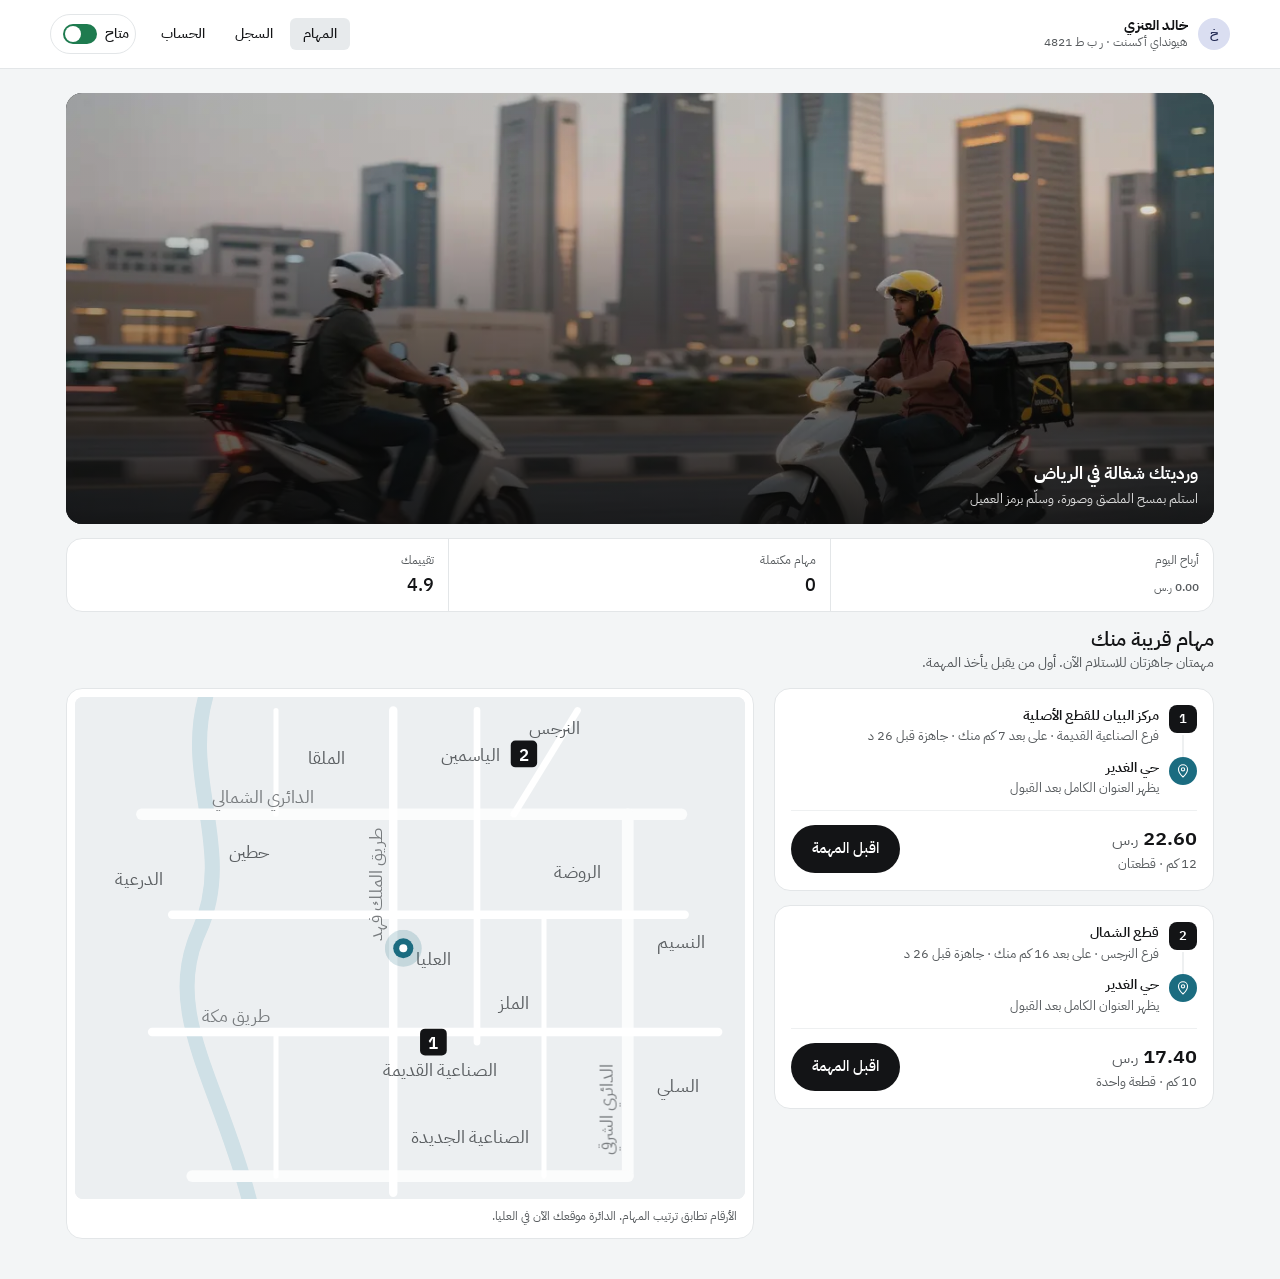
<file: courier.html>
<!doctype html>
<html lang="ar" dir="rtl">
<head>
<meta charset="utf-8">
<meta name="viewport" content="width=device-width, initial-scale=1, viewport-fit=cover">
<title>صامولة للمندوبين</title>
<link rel="preconnect" href="https://fonts.googleapis.com"><link rel="preconnect" href="https://fonts.gstatic.com" crossorigin>
<link href="https://fonts.googleapis.com/css2?family=IBM+Plex+Sans+Arabic:wght@400;500;600;700&family=IBM+Plex+Mono:wght@400;500&display=swap" rel="stylesheet">
<link rel="stylesheet" href="assets/base.css">
<style>
  /* تطبيق المندوب: يُستخدم بيد واحدة في السيارة. إجراء واحد كبير في كل خطوة، والخريطة فوقه.
     لا ينتقل للخطوة التالية قبل أن يؤكد الخادم الدليل (INV-10). */
  body { background: var(--ground); }
  .k-top { position: sticky; top: 0; z-index: 30; background: var(--ground); padding: calc(10px + env(safe-area-inset-top, 0px)) max(16px, env(safe-area-inset-right, 0px)) 10px max(16px, env(safe-area-inset-left, 0px)); }
  .k-top-in { max-width: 1180px; margin: 0 auto; display: flex; align-items: center; gap: 12px; }
  .k-top .who { display: flex; align-items: center; gap: 10px; flex: 1; min-width: 0; }
  .k-top .who .t { line-height: 1.3; } .k-top .who .t span { display: block; font-size: 12px; color: var(--muted); }
  .avail { display: flex; align-items: center; gap: 8px; height: 40px; padding: 0 6px 0 12px; border-radius: 999px; background: var(--surface); border: 1px solid var(--border); font-weight: 500; }
  .k-main { max-width: 1180px; margin: 0 auto; padding: 4px max(16px, env(safe-area-inset-right, 0px)) calc(92px + env(safe-area-inset-bottom, 0px)) max(16px, env(safe-area-inset-left, 0px)); display: grid; gap: 14px; }
  .k-main > * { min-width: 0; }
  .card { background: var(--surface); border: 1px solid var(--border); border-radius: 16px; padding: 16px; min-width: 0; }
  .card > header { display: flex; align-items: center; justify-content: space-between; gap: 12px; margin-bottom: 12px; }
  .card h2 { font-size: 16px; font-weight: 600; }
  h1.title { font-size: 20px; font-weight: 600; line-height: 1.3; }
  .sub { color: var(--muted); }
  .shift { position: relative; border-radius: 16px; overflow: hidden; aspect-ratio: 16 / 6; min-height: 120px; background: #15181a; color: #fff; isolation: isolate; display: grid; align-items: end; }
  .shift img { position: absolute; inset: 0; width: 100%; height: 100%; object-fit: cover; z-index: -2; }
  .shift::before { content: ""; position: absolute; inset: 0; z-index: -1; background: linear-gradient(to top, rgba(10, 11, 12, 0.82), rgba(10, 11, 12, 0.1) 75%); }
  .shift .t { padding: 14px 16px; display: grid; gap: 2px; }
  .shift b { font-size: 17px; font-weight: 700; }
  .shift span { font-size: 13px; color: rgba(255, 255, 255, 0.85); }
  .earn { display: grid; grid-template-columns: repeat(3, minmax(0, 1fr)); gap: 0; border: 1px solid var(--border); border-radius: 16px; background: var(--surface); }
  .earn div { padding: 12px 14px; display: grid; gap: 2px; }
  .earn div + div { border-inline-start: 1px solid var(--border); }
  .earn span { font-size: 12px; color: var(--muted); }
  .earn b { font-size: 18px; font-weight: 500; font-variant-numeric: tabular-nums; }

  .job { display: grid; gap: 12px; }
  .leg { display: grid; grid-template-columns: 28px minmax(0, 1fr); gap: 10px; align-items: start; position: relative; }
  .leg .ic-wrap { width: 28px; height: 28px; border-radius: 8px; display: grid; place-items: center; background: var(--text); color: var(--surface); }
  .leg.drop .ic-wrap { background: var(--accent); color: var(--accent-ink); border-radius: 50%; }
  .leg .ic-wrap svg { width: 16px; height: 16px; }
  .leg b { font-weight: 600; } .leg .s { font-size: 13px; color: var(--muted); }
  .legs { display: grid; gap: 10px; position: relative; }
  .legs::before { content: ""; position: absolute; inset-inline-start: 13px; top: 30px; bottom: 30px; width: 2px; background: var(--rule); }
  .job-foot { display: flex; align-items: center; justify-content: space-between; gap: 12px; padding-top: 12px; border-top: 1px solid var(--rule); }
  .pay { font-size: 20px; font-weight: 600; }
  .job-foot .facts { font-size: 13px; color: var(--muted); }

  .active { display: grid; gap: 14px; }
  .stepper-h { display: flex; gap: 6px; }
  .stepper-h span { flex: 1; height: 4px; border-radius: 999px; background: var(--active); }
  .stepper-h span.on { background: var(--text); }
  .big { height: 54px; font-size: 16px; }
  .task { display: flex; gap: 12px; align-items: center; padding: 12px; border-radius: 12px; border: 1px solid var(--border); }
  .task .t { flex: 1; min-width: 0; display: grid; gap: 2px; }
  .task .t span { font-size: 13px; color: var(--muted); }
  .task.done { border-color: var(--positive); }
  .task .ok { color: var(--positive); display: flex; align-items: center; gap: 4px; font-weight: 500; font-size: 13px; }
  .task .ok svg { width: 16px; height: 16px; }
  .otp-in { display: flex; gap: 8px; direction: ltr; justify-content: center; }
  .otp-in input { width: 54px; height: 60px; text-align: center; font: 500 26px var(--mono); border: 1px solid var(--control); border-radius: 12px; background: var(--surface); }
  .otp-in input:focus { border-color: var(--text); outline: none; box-shadow: 0 0 0 1px var(--text); }
  .net { display: flex; gap: 8px; align-items: center; font-size: 13px; color: var(--warning); }
  .net svg { width: 16px; height: 16px; }

  .tabbar { position: fixed; inset: auto 0 0 0; z-index: 40; background: var(--surface); border-top: 1px solid var(--border); display: grid; grid-template-columns: repeat(3, 1fr);
    padding: 6px max(8px, env(safe-area-inset-right, 0px)) calc(6px + env(safe-area-inset-bottom, 0px)) max(8px, env(safe-area-inset-left, 0px)); }
  .tabbar a { display: grid; justify-items: center; gap: 3px; padding: 6px 0; color: var(--muted); font-size: 11.5px; min-height: 48px; }
  .tabbar a svg { width: 22px; height: 22px; }
  .tabbar a[aria-current="page"] { color: var(--text); font-weight: 600; }
  .hist-row { display: flex; gap: 12px; align-items: center; padding: 12px 0; }
  .hist-row + .hist-row { border-top: 1px solid var(--rule); }
  .hist-row .t { flex: 1; min-width: 0; }

  @media (min-width: 960px) {
    .tabbar { display: none; }
    .k-top { border-bottom: 1px solid var(--border); background: var(--surface); margin-bottom: 20px; padding-top: 14px; padding-bottom: 14px; }
    .k-main { padding-bottom: 40px; }
    .desk-nav { display: flex !important; }
    .split { display: grid; grid-template-columns: 440px minmax(0, 1fr); gap: 20px; align-items: start; }
    .split .map-col { position: sticky; top: 96px; }
    .jobs-grid { display: grid; grid-template-columns: repeat(2, minmax(0, 1fr)); gap: 14px; align-items: start; }
  }
  .desk-nav { display: none; gap: 4px; }
  @media (max-width: 959px) { .desk-only { display: none !important; } }
  @media (max-width: 959px) { .split { display: grid; gap: 14px; } .split .map-col { order: -1; } }
  .desk-nav a[aria-current="page"] { background: var(--active); }
</style>
</head>
<body>
<div id="app"></div>
<script src="assets/data.js"></script>
<script src="assets/store.js"></script>
<script src="assets/ui.js"></script>
<script>
(function () {
  const { A, fmt, S, C, D, POLICY } = Store; const U = UI;
  const CID = D.meta.demoCourier; const me = C[CID]; const HOME = { x: 196, y: 150 };
  const root = document.getElementById('app');
  const ui = { scanned: {}, photo: {}, uploading: {}, otp: '', showOtp: false };

  const groups = () => Store.get().orders.flatMap((o) => o.groups.map((g) => ({ o, g })));
  const open = () => groups().filter((x) => x.g.state === 'READY' && x.g.job && !x.g.job.courier).sort((a, b) => b.g.job.createdAt - a.g.job.createdAt);
  const active = () => groups().find((x) => x.g.job && x.g.job.courier === CID && Store.MOVING.includes(x.g.state));
  const addrOf = (o) => D.customer.addresses.find((a) => a.id === o.addressId);
  const dropPos = (o) => (addrOf(o) || {}).pos || ({ 'الملقا': { x: 150, y: 50 }, 'النرجس': { x: 286, y: 30 }, 'حطين': { x: 104, y: 100 }, 'العليا': { x: 214, y: 166 }, 'الربوة': { x: 290, y: 176 }, 'الملز': { x: 262, y: 192 }, 'النسيم': { x: 362, y: 156 }, 'الروضة': { x: 300, y: 112 } }[o.district] || { x: 240, y: 110 });
  const km = (a, b) => Math.max(1, Math.round(Math.hypot(a.x - b.x, a.y - b.y) * 0.12));

  function route() { const h = location.hash.slice(1); return ['jobs', 'history', 'account'].includes(h) ? h : 'jobs'; }

  function header() {
    const st = Store.get(); const r = route();
    return `<header class="k-top"><div class="k-top-in">
      <div class="who">${U.avatar(me.name, me.initial)}<div class="t"><b>${me.name}</b><span>${me.vehicle} · ${me.plate}</span></div></div>
      <nav class="desk-nav">${[['jobs', 'المهام'], ['history', 'السجل'], ['account', 'الحساب']].map(([h, n]) => `<a class="btn ghost" href="#${h}" ${r === h ? 'aria-current="page"' : ''}>${n}</a>`).join('')}</nav>
      <label class="avail"><span>${st.courier.available ? 'متاح' : 'غير متاح'}</span><input type="checkbox" class="switch" data-avail ${st.courier.available ? 'checked' : ''} aria-label="الاستعداد لاستقبال المهام"></label>
    </div></header>`;
  }
  function tabbar() { const r = route(); return `<nav class="tabbar" aria-label="التنقل">${[['jobs', 'truck', 'المهام'], ['history', 'history', 'السجل'], ['account', 'user', 'الحساب']].map(([h, ic, n]) => `<a href="#${h}" ${r === h ? 'aria-current="page"' : ''}>${U.icon(ic)}${n}</a>`).join('')}</nav>`; }

  /* ---------- المهام المتاحة ---------- */
  function jobCard({ o, g }, n) {
    const s = S[g.supplier]; const toPick = km(HOME, s.pos); const trip = km(s.pos, dropPos(o));
    return `<article class="card job" aria-label="مهمة ${g.pkg ? g.pkg.code : o.id}">
      <div class="legs">
        <div class="leg"><span class="ic-wrap">${n ? `<b style="font-size:13px">${n}</b>` : U.icon('store')}</span><div><b>${s.name}</b><div class="s">${s.branch} · على بعد ${toPick} كم منك · جاهزة ${fmt.ago((Date.now() - g.job.createdAt) / 60000)}</div></div></div>
        <div class="leg drop"><span class="ic-wrap">${U.icon('pin')}</span><div><b>حي ${o.district}</b><div class="s">يظهر العنوان الكامل بعد القبول</div></div></div>
      </div>
      <div class="job-foot"><div><div class="pay">${fmt.money(g.job.payout)}</div><div class="facts">${trip} كم · ${fmt.count(g.lines.reduce((a, l) => a + l.qty, 0), ['قطعة واحدة', 'قطعتان', 'قطع', 'قطعة'])}</div></div>
        <button class="btn round primary lg" type="button" data-accept="${g.id}">اقبل المهمة</button></div>
    </article>`;
  }
  function jobsView() {
    const st = Store.get(); const a = active(); if (a) return activeView(a);
    const list = open(); const done = st.courier.done;
    return `<section class="shift" aria-label="ورديتك"><img src="assets/img/promo/courier-street.webp" alt="" decoding="async">
        <div class="t"><b>${st.courier.available ? 'ورديتك شغالة في الرياض' : 'أنت غير متاح الآن'}</b><span>استلم بمسح الملصق وصورة، وسلّم برمز العميل</span></div></section>
      <div class="earn" role="group" aria-label="اليوم"><div><span>أرباح اليوم</span><b>${fmt.money(st.courier.earnings)}</b></div><div><span>مهام مكتملة</span><b>${done.length}</b></div><div><span>تقييمك</span><b>${me.rating}</b></div></div>
      <div><h1 class="title">مهام قريبة منك</h1><p class="sub">${st.courier.available ? `${fmt.count(list.length, ['مهمة واحدة جاهزة', 'مهمتان جاهزتان', 'مهام جاهزة', 'مهمة جاهزة'])} للاستلام الآن. أول من يقبل يأخذ المهمة.` : 'أنت غير متاح، فلا تصلك مهام جديدة.'}</p></div>
      ${!st.courier.available ? `<div class="card"><div class="empty"><b>فعّل «متاح» لترى المهام</b><button class="btn round primary" type="button" data-go-avail>أنا متاح الآن</button></div></div>`
        : list.length ? `<div class="split"><div style="display:grid;gap:14px;min-width:0">${list.map((x, i) => jobCard(x, i + 1)).join('')}</div>
            <div class="map-col desk-only"><section class="card" style="padding:8px">${U.map({ pins: list.map((x, i) => ({ ...S[x.g.supplier].pos, n: i + 1 })), me: HOME, label: 'مواقع الاستلام وموقعك' })}<p class="sub small" style="padding:8px 8px 4px">الأرقام تطابق ترتيب المهام. الدائرة موقعك الآن في العليا.</p></section></div></div>` : `<div class="card"><div class="empty"><b>لا مهام جاهزة الآن</b><span>تظهر المهمة هنا عندما يضغط المورد «جاهز للاستلام».</span><a class="btn round" href="vendor.html" target="_blank" rel="noopener">افتح واجهة المورد</a></div></div>`}`;
  }

  /* ---------- المهمة الحالية ---------- */
  function activeView({ o, g }) {
    const s = S[g.supplier]; const a = addrOf(o); const step = { ASSIGNED: 1, AT_PICKUP: 2, IN_TRANSIT: 3, AT_DROPOFF: 4 }[g.state]; const offline = Store.get().demo.network === 'offline';
    const mapOpts = { from: s.pos, to: dropPos(o), label: `من ${s.branch} إلى حي ${o.district}` };
    if (g.state === 'IN_TRANSIT') mapOpts.transit = { at: g.job.transitAt, dur: POLICY.transitSec }; else mapOpts.progress = g.state === 'AT_DROPOFF' ? 1 : 0;
    let body = '';
    if (g.state === 'ASSIGNED') body = `<div><div class="sub small">الخطوة 1 من 4</div><h1 class="title">توجّه إلى ${s.name}</h1><p class="sub">${s.branch} · ${s.hours}</p></div>
      <div class="legs"><div class="leg"><span class="ic-wrap">${U.icon('store')}</span><div><b>${s.branch}</b><div class="s">اطلب الحزمة ${fmt.ltr(g.pkg.code)} من موظف المستودع</div></div></div></div>
      <button class="btn round primary block big" type="button" data-step="arrive">${U.icon('pin')}وصلت إلى الفرع</button>`;
    else if (g.state === 'AT_PICKUP') { const sc = ui.scanned[g.id], ph = ui.photo[g.id], up = ui.uploading[g.id]; const ready = sc && ph && !up;
      body = `<div><div class="sub small">الخطوة 2 من 4</div><h1 class="title">استلم الحزمة</h1><p class="sub">تأكد أن الملصق يطابق المهمة قبل أن تغادر.</p></div>
      <div class="task ${sc ? 'done' : ''}">${U.icon('scan')}<div class="t"><b>امسح ملصق الحزمة</b><span>${sc ? `${fmt.ltr(g.pkg.code)} يطابق هذه المهمة` : `المتوقع ${fmt.ltr(g.pkg.code)}`}</span></div>${sc ? `<span class="ok">${U.icon('check')}تم</span>` : `<button class="btn round" type="button" data-scan="${g.id}">امسح</button>`}</div>
      <div class="task ${ph && !up ? 'done' : ''}">${U.icon('camera')}<div class="t"><b>صوّر الحزمة في الفرع</b><span>${up ? (offline ? 'بانتظار الشبكة لرفع الصورة' : 'جارٍ الرفع…') : ph ? `رُفعت ${fmt.time(ph)}` : 'صورة واضحة للملصق والتغليف'}</span></div>${ph && !up ? `<span class="ok">${U.icon('check')}رُفعت</span>` : `<button class="btn round" type="button" data-photo="${g.id}" ${up ? 'disabled' : ''}>${up ? '…' : 'صوّر'}</button>`}</div>
      ${offline ? `<p class="net">${U.icon('wifi')}الشبكة ضعيفة: لا نؤكد الاستلام قبل وصول الصورة إلى الخادم.</p>` : ''}
      <button class="btn round primary block big" type="button" data-step="pickup" ${ready ? '' : 'disabled'}>تأكيد الاستلام</button>`; }
    else if (g.state === 'IN_TRANSIT') body = `<div><div class="sub small">الخطوة 3 من 4</div><h1 class="title">في الطريق إلى حي ${o.district}</h1><p class="sub">${a ? a.street : 'العنوان الكامل في تفاصيل المهمة'}</p></div>
      <div class="legs"><div class="leg drop"><span class="ic-wrap">${U.icon('pin')}</span><div><b>${o.customer}</b><div class="s">${a ? `العنوان الوطني ${fmt.ltr(a.nationalAddress)}` : `حي ${o.district}`} · الاتصال عبر رقم مخفي</div></div></div></div>
      <p class="sub small">الوقت في العرض مضغوط: الرحلة دقيقة ونصف.</p>
      <button class="btn round primary block big" type="button" data-step="drop">${U.icon('pin')}وصلت إلى العميل</button>`;
    else if (g.state === 'AT_DROPOFF') { const ph = ui.photo[g.id + 'd'];
      body = `<div><div class="sub small">الخطوة 4 من 4</div><h1 class="title">سلّم الحزمة</h1><p class="sub">اطلب رمز التسليم من العميل. لا تسلّم دون الرمز.</p></div>
      <form data-form="otp" style="display:grid;gap:12px"><label class="label" for="otp0" style="text-align:center">رمز التسليم من 4 أرقام</label>
        <div class="otp-in">${[0, 1, 2, 3].map((i) => `<input id="otp${i}" inputmode="numeric" maxlength="1" autocomplete="one-time-code" aria-label="الرقم ${i + 1}" value="${ui.otp[i] || ''}">`).join('')}</div>
        <button class="link" type="button" data-reveal style="justify-self:center">${ui.showOtp ? `الرمز لدى العميل: ${fmt.ltr(g.job.otp)}` : 'اعرض الرمز (للعرض فقط)'}</button>
        <div class="task ${ph ? 'done' : ''}">${U.icon('camera')}<div class="t"><b>صورة التسليم</b><span>${ph ? `رُفعت ${fmt.time(ph)}` : 'الحزمة عند الباب أو بيد العميل'}</span></div>${ph ? `<span class="ok">${U.icon('check')}رُفعت</span>` : `<button class="btn round" type="button" data-photo="${g.id}d">صوّر</button>`}</div>
        <button class="btn round primary block big" ${ph ? '' : 'disabled'}>تأكيد التسليم</button></form>`; }
    return `<div class="split"><div class="active">
        <div class="stepper-h" aria-hidden="true">${[1, 2, 3, 4].map((i) => `<span class="${i <= step ? 'on' : ''}"></span>`).join('')}</div>
        <section class="card active">${body}</section>
        <section class="card"><header><h2>الحزمة</h2><span class="sub small">${fmt.ltr(o.id)}</span></header>
          ${g.lines.map((l) => `<div class="hist-row">${U.thumb(l.thumb, 'sm')}<div class="t"><b style="font-weight:500">${l.name}${l.qty > 1 ? ` × ${l.qty}` : ''}</b><div class="sub small">${l.oem ? fmt.ltr(l.oem) : D.brands[l.brand].name}</div></div></div>`).join('')}
          <div style="display:flex;justify-content:space-between;align-items:center;margin-top:8px;padding-top:12px;border-top:1px solid var(--rule)"><span class="sub">أجرة المهمة</span><b>${fmt.money(g.job.payout)}</b></div></section>
        <button class="btn round block" type="button" data-problem="${g.id}">${U.icon('alert')}أبلغ عن مشكلة</button>
      </div>
      <div class="map-col"><section class="card" style="padding:8px">${U.map(mapOpts)}</section></div></div>`;
  }

  /* ---------- السجل والحساب ---------- */
  function historyView() {
    const st = Store.get(); const done = st.courier.done;
    return `<div><h1 class="title">سجل اليوم</h1><p class="sub">${fmt.count(done.length, ['مهمة واحدة', 'مهمتان', 'مهام', 'مهمة'])} · ${fmt.money(st.courier.earnings)}</p></div>
      <section class="card">${done.length ? done.map((d) => `<div class="hist-row"><span class="thumb sm">${U.icon('check')}</span><div class="t"><b>${S[d.supplier].branch} ← حي ${d.district}</b><div class="sub small">سُلّمت ${fmt.time(d.at)} برمز التسليم وصورة</div></div>${fmt.money(d.payout)}</div>`).join('') : '<div class="empty">لم تكمل مهمة بعد اليوم.</div>'}</section>`;
  }
  function accountView() {
    const st = Store.get();
    return `<div><h1 class="title">${me.name}</h1><p class="sub">${me.vehicle} · ${me.plate} · تقييم ${me.rating}</p></div>
      <section class="card"><header><h2>الأذونات</h2></header><div class="sub small" style="display:grid;gap:8px"><span>الكاميرا: عند تصوير الدليل فقط.</span><span>الموقع: أثناء المهمة النشطة فقط، لا تتبع دائم.</span></div></section>
      <section class="card"><header><h2>المظهر</h2></header>${U.themeSeg()}</section>
      <section class="card" style="background:var(--raised);border-style:dashed"><header><h2>أدوات العرض</h2></header>
        <label class="check"><input type="checkbox" class="switch" data-net ${st.demo.network === 'offline' ? 'checked' : ''}><span><b>شبكة ضعيفة</b><span class="sub small" style="display:block">صورة الاستلام تبقى بانتظار الرفع، ولا يتأكد الاستلام قبلها</span></span></label>
        <a class="link" href="index.html" style="display:inline-block;margin-top:14px">كل الواجهات</a></section>`;
  }

  function page() { const r = route(); const body = r === 'history' ? historyView() : r === 'account' ? accountView() : jobsView(); return header() + `<main class="k-main" id="main">${body}</main>` + tabbar(); }
  const render = U.renderer(root, page);
  window.addEventListener('hashchange', () => { render(); window.scrollTo(0, 0); });
  Store.on(render); render();

  function photo(key) {
    ui.uploading[key] = true; render();
    const finish = () => { if (Store.get().demo.network === 'offline') { setTimeout(finish, 1500); return; } ui.photo[key] = Date.now(); delete ui.uploading[key]; render(); };
    setTimeout(finish, 900);
  }
  root.addEventListener('click', (e) => {
    const t = e.target.closest('button, [data-accept]'); if (!t) return; const d = t.dataset; const cur = active();
    if (d.accept) { const r = A.accept(d.accept, CID); if (r === 'lost') U.toast('سبقك مندوب آخر لهذه المهمة'); else if (r === 'gone') U.toast('لم تعد المهمة متاحة'); else U.toast('المهمة لك. توجه إلى الفرع'); }
    else if (d.scan) { ui.scanned[d.scan] = true; render(); U.toast('الملصق يطابق المهمة'); }
    else if (d.photo) { if (d.photo.endsWith('d')) { ui.photo[d.photo] = Date.now(); render(); } else photo(d.photo); }
    else if (d.step === 'arrive') A.arrivePickup(cur.g.id);
    else if (d.step === 'pickup') { A.pickup(cur.g.id); U.toast('استلمت الحزمة. العميل يتابعك الآن'); }
    else if (d.step === 'drop') A.arriveDrop(cur.g.id);
    else if (d.reveal !== undefined) { ui.showOtp = !ui.showOtp; render(); }
    else if (d.goAvail !== undefined) A.setAvailable(true);
    else if (d.problem) problemSheet(d.problem);
  });
  root.addEventListener('change', (e) => { if (e.target.dataset.avail !== undefined) A.setAvailable(e.target.checked); if (e.target.dataset.net !== undefined) A.setDemo('network', e.target.checked ? 'offline' : 'online'); });
  root.addEventListener('input', (e) => {
    const m = e.target.id.match(/^otp(\d)$/); if (!m) return; const i = Number(m[1]); e.target.value = e.target.value.replace(/\D/g, '').slice(-1);
    const arr = [0, 1, 2, 3].map((k) => (root.querySelector('#otp' + k) || {}).value || ''); ui.otp = arr.join('');
    if (e.target.value && i < 3) root.querySelector('#otp' + (i + 1)).focus();
  });
  root.addEventListener('submit', (e) => {
    if (e.target.dataset.form !== 'otp') return; e.preventDefault(); const cur = active(); const r = A.deliver(cur.g.id, ui.otp);
    if (r === 'otp') { U.toast('الرمز غير صحيح. اطلبه من العميل مرة أخرى'); } else if (r === 'ok') { ui.otp = ''; ui.showOtp = false; U.toast('تم التسليم. أُضيفت الأجرة لأرباحك'); }
  });
  function problemSheet(gid) {
    const d = U.dialog(`<div class="sheet-head"><h2>ما المشكلة؟</h2><button class="btn ghost icon" data-close aria-label="إغلاق">${U.icon('x')}</button></div>
      <div class="sheet-body" style="gap:8px">${['العميل لا يرد', 'العنوان غير صحيح', 'الحزمة تالفة', 'الفرع مغلق'].map((k) => `<button class="btn round block lg" type="button" data-kind="${k}">${k}</button>`).join('')}
      <p class="sub small">يصل البلاغ للدعم مع موقعك ووقت الخادم. لا تُلغى المهمة تلقائيًا.</p></div>`);
    d.addEventListener('click', (e) => { const b = e.target.closest('[data-kind]'); if (!b) return; A.exception(gid, b.dataset.kind); d.close(); U.toast('وصل البلاغ إلى الدعم'); });
  }
})();
</script>
</body>
</html>
</file>
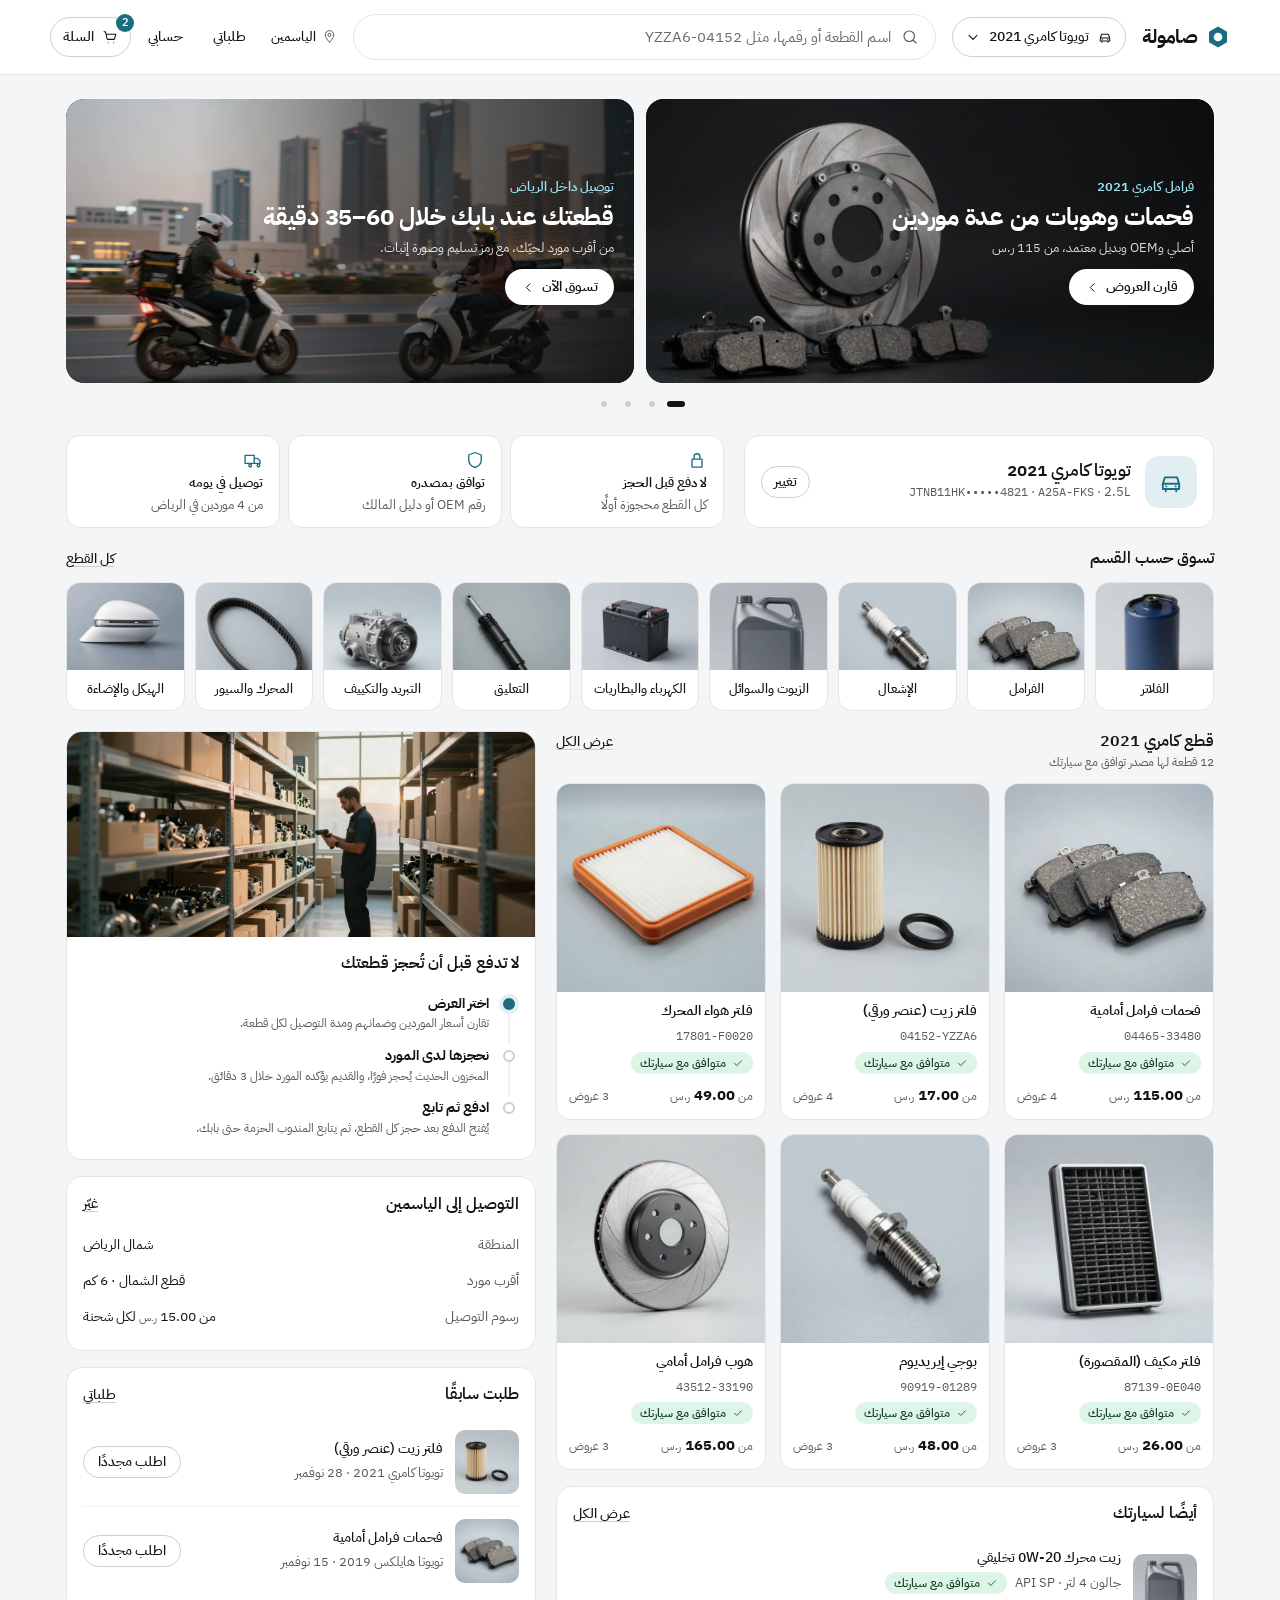
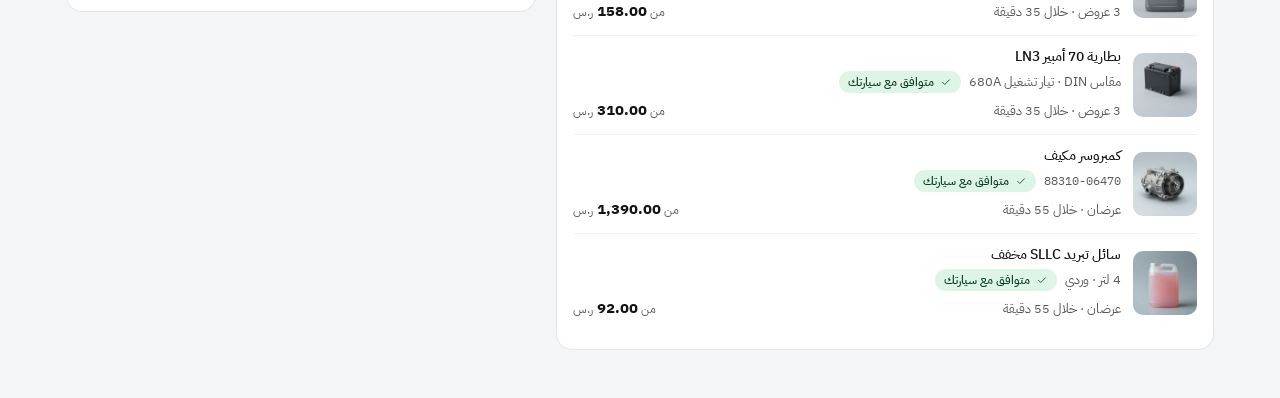
<file: customer.html>
<!doctype html>
<html lang="ar" dir="rtl">
<head>
<meta charset="utf-8">
<meta name="viewport" content="width=device-width, initial-scale=1, viewport-fit=cover">
<title>صامولة للعملاء</title>
<link rel="preconnect" href="https://fonts.googleapis.com"><link rel="preconnect" href="https://fonts.gstatic.com" crossorigin>
<link href="https://fonts.googleapis.com/css2?family=IBM+Plex+Sans+Arabic:wght@400;500;600;700&family=IBM+Plex+Mono:wght@400;500&display=swap" rel="stylesheet">
<link rel="stylesheet" href="assets/base.css">
<style>
  /* تطبيق العميل: جوال أولًا، ويتحول على الشاشة العريضة إلى متجر بعمودين.
     بطاقات ناعمة 16px وأزرار حبيّة؛ اللون البترولي على التوافق والإجراء فقط. */
  body { background: var(--ground); }
  .c-top { position: sticky; top: 0; z-index: 30; background: var(--ground); padding: calc(10px + env(safe-area-inset-top, 0px)) max(16px, env(safe-area-inset-right, 0px)) 10px max(16px, env(safe-area-inset-left, 0px)); }
  .c-top-in { max-width: 1180px; margin: 0 auto; display: flex; align-items: center; gap: 16px; }
  .c-top .addr { display: flex; align-items: center; gap: 6px; color: var(--muted); font-size: 13px; min-width: 0; background: none; border: 0; padding: 0; }
  .c-top .addr b { color: var(--text); font-weight: 500; }
  .c-top .addr svg { width: 15px; height: 15px; flex: none; }
  .c-top .spacer { flex: 1; }
  .c-top .desk { display: none; }
  .cart-btn { position: relative; }
  .badge { position: absolute; top: -4px; inset-inline-start: -4px; min-width: 18px; height: 18px; padding: 0 5px; border-radius: 999px; background: var(--accent); color: var(--accent-ink); font-size: 11px; font-weight: 600; display: grid; place-items: center; }
  .searchbar { display: flex; align-items: center; gap: 8px; height: 46px; padding: 0 16px; border-radius: 999px; background: var(--surface); border: 1px solid var(--border); flex: 1; min-width: 0; }
  .searchbar svg { width: 18px; height: 18px; color: var(--muted); flex: none; }
  .searchbar input { border: 0; outline: 0; background: transparent; flex: 1; min-width: 0; height: 100%; font-size: 15px; }
  .searchbar input::placeholder { color: var(--faint); }
  .searchbar:focus-within { border-color: var(--text); }

  .c-main { max-width: 1180px; margin: 0 auto; padding: 4px max(16px, env(safe-area-inset-right, 0px)) calc(96px + env(safe-area-inset-bottom, 0px)) max(16px, env(safe-area-inset-left, 0px)); display: grid; gap: 16px; }
  .c-main > * { min-width: 0; }
  .card { background: var(--surface); border: 1px solid var(--border); border-radius: 16px; padding: 16px; min-width: 0; }
  .card > header { display: flex; align-items: center; justify-content: space-between; gap: 12px; margin-bottom: 12px; }
  .card h2, .sec h2 { font-size: 16px; font-weight: 600; line-height: 1.35; }
  .sec { display: grid; gap: 12px; }
  .sec > header { display: flex; align-items: baseline; justify-content: space-between; gap: 12px; }
  h1.title { font-size: 22px; font-weight: 600; line-height: 1.3; letter-spacing: -0.01em; }
  .sub { color: var(--muted); }

  /* السيارة */
  .vehicle { display: flex; align-items: center; gap: 14px; }
  .vehicle .car { width: 52px; height: 52px; border-radius: 14px; background: var(--accent-soft); color: var(--accent); display: grid; place-items: center; flex: none; }
  .vehicle .car svg { width: 28px; height: 28px; }
  .vehicle .name { font-size: 17px; font-weight: 600; line-height: 1.3; }
  .vehicle .meta { color: var(--muted); font-size: 13px; line-height: 1.6; }

  /* إعلانات الرئيسية: شريحة تملأ العرض وتُسحب بالإصبع، والنقاط تحتها */
  .promo { display: grid; gap: 10px; }
  .promo-track { display: flex; gap: 12px; overflow-x: auto; scroll-snap-type: x mandatory; scrollbar-width: none; border-radius: 18px; overscroll-behavior-x: contain; }
  .promo-track::-webkit-scrollbar { display: none; }
  .slide { position: relative; flex: 0 0 100%; scroll-snap-align: start; aspect-ratio: 16 / 9; min-height: 196px; border-radius: 18px; overflow: hidden; background: #15181a; color: #fff; isolation: isolate; }
  .slide img { position: absolute; inset: 0; width: 100%; height: 100%; object-fit: cover; z-index: -2; transition: transform 6s var(--ease); }
  .slide::before { content: ""; position: absolute; inset: 0; z-index: -1; background: linear-gradient(to left, rgba(10, 12, 13, 0.78) 0%, rgba(10, 12, 13, 0.5) 45%, rgba(10, 12, 13, 0) 78%); }
  .slide.is-on img { transform: scale(1.04); }
  .slide .s-copy { position: absolute; inset-block: 0; inset-inline-start: 0; width: min(74%, 400px); padding: 18px 20px; display: grid; align-content: center; justify-items: start; gap: 6px; }
  .slide .kick { font-size: 12.5px; font-weight: 600; color: #9fe3f0; }
  .slide h3 { font-size: 20px; line-height: 1.25; font-weight: 700; letter-spacing: -0.01em; }
  .slide p { font-size: 13px; line-height: 1.5; color: rgba(255, 255, 255, 0.86); }
  .slide .go { margin-top: 6px; height: 36px; padding: 0 16px; border-radius: 999px; background: #fff; color: #111; font-weight: 600; font-size: 13.5px; display: inline-flex; align-items: center; gap: 6px; }
  .slide .go svg { width: 15px; height: 15px; }
  .slide .go:hover { background: #e9edf0; }
  .dots { display: flex; justify-content: center; gap: 2px; }
  .dots button { width: 22px; height: 22px; border: 0; background: none; padding: 0; display: grid; place-items: center; }
  .dots button::after { content: ""; width: 6px; height: 6px; border-radius: 999px; background: var(--control); transition: width 220ms var(--ease), background-color 220ms ease; }
  .dots button[aria-current="true"]::after { width: 18px; background: var(--text); }

  /* شريط الوعود: ثلاث حقائق قصيرة تحت الإعلان */
  .perks { display: grid; grid-template-columns: repeat(3, minmax(0, 1fr)); gap: 8px; }
  .perk { display: grid; gap: 4px; justify-items: center; text-align: center; padding: 12px 8px; border-radius: 14px; background: var(--surface); border: 1px solid var(--border); font-size: 12px; line-height: 1.35; color: var(--muted); }
  .perk b { color: var(--text); font-size: 13px; font-weight: 600; }
  .perk svg { width: 20px; height: 20px; color: var(--accent); }
  .strip { display: grid; gap: 16px; }
  .strip > .card { align-self: stretch; display: grid; align-content: center; }

  /* التصنيفات: شبكة صور ثابتة بلا تمرير جانبي */
  .cats { display: grid; grid-template-columns: repeat(3, minmax(0, 1fr)); gap: 10px; }
  .cat { display: grid; gap: 0; border-radius: 14px; background: var(--surface); border: 1px solid var(--border); overflow: hidden; font-size: 12.5px; font-weight: 500; text-align: center; line-height: 1.3; transition: border-color 150ms ease, transform 150ms var(--ease); }
  .cat .thumb { width: 100%; height: auto; aspect-ratio: 4 / 3; border-radius: 0; }
  .cat > span:last-child { padding: 8px 6px 10px; min-height: 40px; display: grid; place-items: center; }
  .cat:hover { border-color: var(--control); }
  .cat:active { transform: scale(0.98); }
  .cat[aria-pressed="true"] { border-color: var(--text); box-shadow: 0 0 0 1px var(--text); }

  /* بطاقات المنتجات بالصور */
  .pgrid { display: grid; grid-template-columns: repeat(2, minmax(0, 1fr)); gap: 10px; }
  .pcard { display: grid; grid-template-rows: auto 1fr; border-radius: 14px; background: var(--surface); border: 1px solid var(--border); overflow: hidden; min-width: 0; transition: border-color 150ms ease, transform 150ms var(--ease); }
  .pcard:hover { border-color: var(--control); }
  .pcard:active { transform: scale(0.985); }
  .pcard .thumb { width: 100%; height: auto; aspect-ratio: 1 / 1; border-radius: 0; }
  .pcard .body { display: grid; gap: 6px; padding: 10px 12px 12px; align-content: start; min-width: 0; }
  .pcard .nm { font-weight: 600; line-height: 1.35; font-size: 14px; }
  .pcard .ref { color: var(--muted); font-size: 12px; }
  .pcard .meta { display: flex; justify-content: space-between; align-items: baseline; gap: 8px; margin-top: 2px; }
  .pcard .meta .money { font-weight: 700; font-size: 15px; }
  .pcard .meta .n { font-size: 12px; color: var(--muted); }
  .pcard .fitp { justify-self: start; }

  /* بطاقة الصورة: لا تدفع قبل الحجز */
  .how-card { padding: 0; overflow: hidden; }
  .how-card > img { width: 100%; aspect-ratio: 16 / 7; object-fit: cover; display: block; }
  .how-card .in { padding: 16px; }

  /* صفوف القطع */
  .plist { display: grid; }
  .prow { display: flex; gap: 12px; align-items: center; padding: 12px 0; min-width: 0; }
  .prow + .prow { border-top: 1px solid var(--rule); }
  .prow .info { flex: 1; min-width: 0; display: grid; gap: 4px; }
  .prow .nm { font-weight: 500; line-height: 1.35; }
  .prow .line2 { display: flex; gap: 8px; align-items: center; flex-wrap: wrap; color: var(--muted); font-size: 13px; }
  .prow .foot { display: flex; justify-content: space-between; align-items: baseline; gap: 10px; color: var(--muted); font-size: 13px; margin-top: 2px; }
  .prow .price { flex: none; white-space: nowrap; }
  .prow .price .from { font-size: 12px; color: var(--muted); }
  .prow .price .money { font-weight: 700; font-size: 15px; color: var(--text); }
  .prow .thumb { width: 64px; height: 64px; border-radius: 10px; }

  .chips { display: flex; gap: 8px; flex-wrap: wrap; }
  .chip { height: 34px; padding: 0 14px; border-radius: 999px; border: 1px solid var(--control); background: var(--surface); display: inline-flex; align-items: center; gap: 6px; white-space: nowrap; }
  .chip[aria-pressed="true"] { background: var(--text); color: var(--surface); border-color: transparent; }
  .chip svg { width: 15px; height: 15px; }

  /* صفحة القطعة */
  .crumbs { display: none; gap: 6px; color: var(--muted); font-size: 13px; align-items: center; flex-wrap: wrap; }
  .crumbs a:hover { color: var(--text); }
  .crumbs svg { width: 14px; height: 14px; }
  .part-page { display: grid; gap: 20px; }
  .part-head { display: grid; gap: 14px; }
  .part-head .thumb.lg { aspect-ratio: 4 / 3; }
  .part-head .refs { display: flex; gap: 8px; flex-wrap: wrap; align-items: center; }
  .copy { height: 28px; padding: 0 10px; border-radius: 6px; border: 1px solid var(--control); background: var(--surface); display: inline-flex; gap: 6px; align-items: center; font-size: 13px; }
  .copy svg { width: 14px; height: 14px; }
  .fit { display: grid; gap: 8px; padding: 14px; border-radius: 12px; background: var(--raised); }
  .fit .src { font-size: 13px; color: var(--muted); }
  .offers { display: grid; gap: 10px; }
  .offer { display: grid; grid-template-columns: minmax(0, 1fr) auto; gap: 10px 16px; padding: 14px 16px; border: 1px solid var(--border); border-radius: 14px; background: var(--surface); }
  .offer.best { border-color: var(--text); box-shadow: 0 0 0 1px var(--text); }
  .offer .who { display: flex; align-items: center; gap: 8px; flex-wrap: wrap; font-weight: 500; }
  .offer .facts { grid-column: 1 / -1; display: flex; gap: 6px 14px; flex-wrap: wrap; color: var(--muted); font-size: 13px; }
  .offer .facts span { display: inline-flex; align-items: center; gap: 5px; }
  .offer .facts svg { width: 14px; height: 14px; }
  .offer .facts .warn { color: var(--warning); }
  .offer .buy { display: grid; justify-items: end; gap: 6px; align-content: start; }
  .offer .buy .money { font-size: 18px; font-weight: 600; }
  .best-tag { font-size: 12px; font-weight: 600; color: var(--accent); }

  /* السلة والدفع */
  .grp { display: grid; gap: 4px; }
  .grp-head { display: flex; justify-content: space-between; gap: 12px; align-items: flex-start; }
  .grp-head .s { font-weight: 600; }
  .grp-head .m { color: var(--muted); font-size: 13px; }
  .line { display: flex; gap: 12px; align-items: center; padding: 10px 0; }
  .line + .line { border-top: 1px solid var(--rule); }
  .line .info { flex: 1; min-width: 0; display: grid; gap: 3px; }
  .stepper { display: inline-flex; align-items: center; border: 1px solid var(--control); border-radius: 999px; height: 34px; }
  .stepper button { width: 34px; height: 32px; border: 0; background: none; display: grid; place-items: center; border-radius: 999px; }
  .stepper button svg { width: 15px; height: 15px; }
  .stepper span { min-width: 22px; text-align: center; font-weight: 600; }
  .why { font-size: 12.5px; color: var(--warning); display: flex; gap: 5px; align-items: flex-start; }
  .why svg { width: 14px; height: 14px; flex: none; margin-top: 2px; }
  .addr-opt { display: flex; gap: 12px; align-items: flex-start; padding: 12px; border: 1px solid var(--border); border-radius: 12px; cursor: pointer; }
  .addr-opt input { margin: 3px 0 0; accent-color: var(--text); width: 18px; height: 18px; flex: none; }
  .addr-opt[aria-disabled="true"] { opacity: 0.6; cursor: not-allowed; }
  .addr-opt:has(input:checked) { border-color: var(--text); }
  .sum .kv { padding: 5px 0; }
  .sum .total { font-size: 17px; font-weight: 600; border-top: 1px solid var(--rule); margin-top: 6px; padding-top: 12px; }
  .pay-opts { display: grid; grid-template-columns: repeat(3, minmax(0, 1fr)); gap: 8px; }
  .pay-opt { height: 48px; border-radius: 12px; border: 1px solid var(--control); background: var(--surface); font-weight: 600; }
  .pay-opt[aria-pressed="true"] { border-color: var(--text); box-shadow: 0 0 0 1px var(--text); }
  .gstate { display: grid; gap: 8px; padding: 12px; border-radius: 12px; background: var(--raised); }
  .gstate .row1 { display: flex; justify-content: space-between; align-items: center; gap: 10px; }
  .gstate .acts { display: flex; gap: 8px; flex-wrap: wrap; }
  .demo-hint { font-size: 12.5px; color: var(--muted); display: flex; gap: 8px; align-items: center; flex-wrap: wrap; }

  /* التتبع */
  .otp { display: flex; align-items: center; justify-content: space-between; gap: 12px; padding: 14px 16px; border-radius: 14px; background: var(--text); color: var(--surface); }
  .otp .digits { font-family: var(--mono); font-size: 26px; font-weight: 500; letter-spacing: 0.3em; direction: ltr; }
  .otp .l { font-size: 13px; opacity: 0.8; }
  .steps { display: grid; gap: 0; }
  .step { display: grid; grid-template-columns: 20px minmax(0, 1fr) auto; gap: 10px; align-items: start; padding: 6px 0; position: relative; }
  .step .b { width: 12px; height: 12px; border-radius: 50%; border: 2px solid var(--control); background: var(--surface); margin: 5px 4px 0; position: relative; z-index: 1; }
  .step.done .b { background: var(--text); border-color: var(--text); }
  .step.now .b { border-color: var(--accent); background: var(--accent); box-shadow: 0 0 0 4px var(--accent-soft); }
  .step:not(:last-child)::after { content: ""; position: absolute; inset-inline-start: 9px; top: 20px; bottom: -6px; width: 2px; background: var(--rule); }
  .step.done:not(:last-child)::after { background: var(--text); }
  .step .t { font-size: 12.5px; color: var(--muted); }
  .step.todo { color: var(--muted); }
  .courier-card { display: flex; gap: 12px; align-items: center; }
  .tl { display: grid; gap: 10px; }
  .tl li { display: grid; grid-template-columns: 64px minmax(0, 1fr); gap: 10px; font-size: 13.5px; }
  .tl .when { color: var(--muted); font-variant-numeric: tabular-nums; }
  .tl .who { font-weight: 500; }

  /* شريط التنقل السفلي */
  .tabbar { position: fixed; inset: auto 0 0 0; z-index: 40; background: var(--surface); border-top: 1px solid var(--border); display: grid; grid-template-columns: repeat(5, 1fr);
    padding: 6px max(8px, env(safe-area-inset-right, 0px)) calc(6px + env(safe-area-inset-bottom, 0px)) max(8px, env(safe-area-inset-left, 0px)); }
  .tabbar a { display: grid; justify-items: center; gap: 3px; padding: 6px 0; color: var(--muted); font-size: 11.5px; position: relative; min-height: 48px; }
  .tabbar a svg { width: 22px; height: 22px; }
  .tabbar a[aria-current="page"] { color: var(--text); font-weight: 600; }
  .tabbar .badge { top: 0; inset-inline-start: calc(50% - 22px); }

  .two { display: grid; gap: 16px; }
  .order-row { display: flex; gap: 12px; align-items: center; padding: 14px 0; }
  .order-row + .order-row { border-top: 1px solid var(--rule); }
  .order-row .info { flex: 1; min-width: 0; display: grid; gap: 3px; }
  .garage-row { display: flex; gap: 12px; align-items: center; padding: 12px 0; }
  .garage-row + .garage-row { border-top: 1px solid var(--rule); }
  .garage-row .info { flex: 1; min-width: 0; }
  .vin-result { display: grid; gap: 6px; padding: 12px; border-radius: 12px; background: var(--raised); font-size: 13.5px; }

  @media (min-width: 960px) {
    .c-top { padding-top: 14px; padding-bottom: 14px; border-bottom: 1px solid var(--border); background: var(--surface); margin-bottom: 20px; }
    .c-top .desk { display: flex; }
    .mob { display: none !important; }
    .c-top .brand { font-size: 19px; }
    .tabbar { display: none; }
    .c-main { padding-bottom: 48px; gap: 20px; }
    .crumbs { display: flex; }
    .home-grid { display: grid; grid-template-columns: minmax(0, 7fr) minmax(0, 5fr); gap: 20px; align-items: start; }
    .cats { grid-template-columns: repeat(9, minmax(0, 1fr)); }
    .pgrid { grid-template-columns: repeat(3, minmax(0, 1fr)); gap: 14px; }
    .slide { flex-basis: calc(50% - 6px); aspect-ratio: 16 / 8; }
    .slide h3 { font-size: 24px; }
    .strip { grid-template-columns: minmax(0, 5fr) minmax(0, 7fr); gap: 20px; }
    .perks { grid-template-columns: repeat(3, minmax(0, 1fr)); }
    .perk { justify-items: start; text-align: start; padding: 14px 16px; font-size: 13px; align-content: center; }
    .part-page { display: grid; grid-template-columns: minmax(0, 5fr) minmax(0, 7fr); gap: 24px; align-items: start; }
    .part-page .part-side { position: sticky; top: 96px; }
    .two { grid-template-columns: minmax(0, 7fr) minmax(0, 5fr); gap: 20px; align-items: start; }
    .two .stick { position: sticky; top: 96px; }
    .search-page { display: grid; grid-template-columns: 260px minmax(0, 1fr); gap: 24px; align-items: start; }
    .search-page .filters { position: sticky; top: 96px; }
    h1.title { font-size: 24px; }
  }
  @media (max-width: 959px) {
    .search-page { display: grid; gap: 14px; }
    .search-page .filters .chips, .part-page .seg { flex-wrap: nowrap; overflow-x: auto; scrollbar-width: none; margin-inline: -16px; padding-inline: 16px; scroll-padding-inline: 16px; max-width: none; }
    .search-page .filters .chips::-webkit-scrollbar { display: none; }
    .part-page .seg { background: none; padding-block: 0; gap: 6px; }
    .part-page .seg button { background: var(--raised); height: 34px; border-radius: 999px; padding: 0 14px; }
    .part-page .seg button[aria-pressed="true"] { background: var(--text); color: var(--surface); box-shadow: none; }
  }
</style>
</head>
<body>
<div id="app"></div>
<script src="assets/data.js"></script>
<script src="assets/store.js"></script>
<script src="assets/ui.js"></script>
<script>
(function () {
  const { A, fmt, V, P, S, C, D, POLICY } = Store; const U = UI; const me = D.customer;
  const root = document.getElementById('app');
  const PREF_KEY = 'samoola-customer';
  let prefs = { vehicle: 'camry-2021', address: 'a1' };
  try { prefs = { ...prefs, ...JSON.parse(localStorage.getItem(PREF_KEY) || '{}') }; } catch (e) { /* لا تخزين */ }
  const savePrefs = () => { try { localStorage.setItem(PREF_KEY, JSON.stringify(prefs)); } catch (e) { /* لا تخزين */ } };
  const ui = { q: '', onlyFit: true, tier: 'all', sort: 'best', pay: 'مدى', focusSearch: false, tlOpen: false, slide: 0 };

  /* ---------- مساعدات ---------- */
  const veh = (id) => V[id]; const vname = (id) => { const v = V[id]; return `${v.make} ${v.model} ${v.year}`; };
  const catName = (id) => (D.categories.find((c) => c.id === id) || {}).name || '';
  const addr = () => me.addresses.find((a) => a.id === prefs.address) || me.addresses[0];
  const etaTxt = (e) => `\u2066${e.from}–${e.to}\u2069 دقيقة`;
  const norm = (s) => String(s).toLowerCase().replace(/[ً-ْ]/g, '').replace(/[أإآ]/g, 'ا').replace(/ة/g, 'ه').replace(/ى/g, 'ي').replace(/\s+/g, ' ').trim();
  const normRef = (s) => String(s).toUpperCase().replace(/[^A-Z0-9]/g, '');
  const offersOf = (pid) => Store.offersFor(pid);
  const minPrice = (pid) => Math.min(...offersOf(pid).map((o) => o.price));
  const cartCount = () => Store.get().cart.reduce((a, c) => a + c.qty, 0);
  const myOrders = () => Store.get().orders.filter((o) => o.live || o.mine);
  const offerCount = (n) => fmt.count(n, ['عرض واحد', 'عرضان', 'عروض', 'عرضًا']);
  function score(o, all) {
    const minP = Math.min(...all.map((x) => x.price)); const minE = Math.min(...all.map((x) => Store.eta(x.supplier).from));
    return o.price / minP + (Store.eta(o.supplier).from / minE) * 0.5 + (Store.verifyReasons(o).length ? 0.3 : 0) + (D.brands[o.brand].tier === 'eco' ? 0.25 : 0);
  }
  function sortOffers(list) {
    const l = [...list];
    if (ui.sort === 'price') l.sort((a, b) => a.price - b.price);
    else if (ui.sort === 'fast') l.sort((a, b) => Store.eta(a.supplier).from - Store.eta(b.supplier).from || a.price - b.price);
    else if (ui.sort === 'oe') l.sort((a, b) => ['oe', 'oem', 'am', 'eco'].indexOf(D.brands[a.brand].tier) - ['oe', 'oem', 'am', 'eco'].indexOf(D.brands[b.brand].tier) || a.price - b.price);
    else l.sort((a, b) => score(a, list) - score(b, list));
    return l;
  }
  function searchParts(q, cat) {
    const nq = norm(q), rq = normRef(q);
    return D.parts.filter((p) => {
      if (cat && p.cat !== cat) return false; if (!q) return true;
      const hay = norm([p.name, p.spec, catName(p.cat), ...p.fits.map((f) => `${V[f.v].make} ${V[f.v].model}`)].join(' '));
      return nq.split(' ').every((w) => hay.includes(w)) || (rq.length >= 4 && p.oem.some((o) => normRef(o).includes(rq)));
    });
  }
  const fitOrder = { confirmed: 0, likely: 1, unknown: 2 };

  /* ---------- التوجيه بروابط مرجعية بسيطة ---------- */
  function route() {
    const h = decodeURIComponent(location.hash.slice(1));
    if (h.startsWith('part-')) return { view: 'part', id: h.slice(5) };
    if (h.startsWith('order-')) return { view: 'order', id: h.slice(6) };
    if (h.startsWith('cat-')) return { view: 'search', cat: h.slice(4) };
    return { view: ['home', 'search', 'cart', 'orders', 'account'].includes(h) ? h : 'home' };
  }
  const go = (h) => { if (location.hash === '#' + h) render(); else location.hash = h; };

  /* ---------- الهيكل ---------- */
  function header(r) {
    const n = cartCount(); const a = addr();
    return `<header class="c-top"><div class="c-top-in">
      <a class="brand" href="#home" aria-label="صامولة، الرئيسية">${U.mark()}<span>صامولة</span></a>
      <button class="addr mob" type="button" data-act="address" style="margin-inline-start:auto">${U.icon('pin')}<span>التوصيل إلى <b>${a.district}</b></span>${U.icon('down')}</button>
      <button class="btn round desk" type="button" data-act="vehicle" style="height:40px">${U.icon('car')}${vname(prefs.vehicle)}${U.icon('down')}</button>
      <form class="searchbar desk" role="search" data-form="search">${U.icon('search')}<label class="sr" for="q-top">ابحث عن قطعة</label><input id="q-top" name="q" autocomplete="off" placeholder="اسم القطعة أو رقمها، مثل 04152-YZZA6" value="${U.esc(ui.q)}"></form>
      <nav class="desk" style="gap:4px;align-items:center">
        <button class="addr" type="button" data-act="address" style="margin-inline-end:8px">${U.icon('pin')}<span><b>${a.district}</b></span></button>
        <a class="btn ghost" href="#orders" ${r.view === 'orders' ? 'aria-current="page"' : ''}>طلباتي</a>
        <a class="btn ghost" href="#account">حسابي</a>
        <a class="btn round cart-btn" href="#cart" style="height:40px" aria-label="السلة، ${n} قطعة">${U.icon('cart')}السلة${n ? `<span class="badge">${n}</span>` : ''}</a>
      </nav>
    </div></header>`;
  }
  function tabbar(r) {
    const n = cartCount(); const tab = (h, ic, t, extra = '') => `<a href="#${h}" ${r.view === h || (h === 'orders' && r.view === 'order') || (h === 'search' && r.view === 'part') ? 'aria-current="page"' : ''}>${U.icon(ic)}${t}${extra}</a>`;
    return `<nav class="tabbar" aria-label="التنقل الرئيسي">${tab('home', 'home', 'الرئيسية')}${tab('search', 'search', 'البحث')}${tab('cart', 'cart', 'السلة', n ? `<span class="badge">${n}</span>` : '')}${tab('orders', 'box', 'طلباتي')}${tab('account', 'user', 'حسابي')}</nav>`;
  }

  /* ---------- الرئيسية ---------- */
  function vehicleCard() {
    const v = veh(prefs.vehicle); const g = me.vehicles.find((x) => x.vehicle === v.id);
    return `<section class="card" aria-labelledby="vh"><div class="vehicle">
      <span class="car" aria-hidden="true">${U.icon('car')}</span>
      <div style="flex:1;min-width:0"><h2 id="vh" class="name">${vname(v.id)}</h2>
        <div class="meta">${[v.engine, v.engineCode ? fmt.ltr(v.engineCode) : 'المحرك غير محدد', g ? fmt.ltr(g.vinMasked) : ''].filter(Boolean).join(' · ')}</div></div>
      <button class="btn round" type="button" data-act="vehicle">تغيير</button></div>
      ${v.engineCode ? '' : `<p class="notice warn" style="margin-top:12px">${U.icon('alert')}<span>بدون رمز المحرك يبقى توافق بعض القطع «محتملًا». أضف رقم الهيكل من حسابك.</span></p>`}
    </section>`;
  }
  function activeOrderCard() {
    const o = myOrders().find((x) => x.live && !['DELIVERED', 'CANCELLED'].includes(Store.orderStatus(x))); if (!o) return '';
    const st = Store.orderStatus(o); const tone = Store.tone(st);
    const verifying = o.groups.find((g) => g.state === 'VERIFYING'); const held = o.groups.filter((g) => g.state === 'HELD');
    let line = '';
    if (st === 'VERIFYING' && verifying) line = `بانتظار تأكيد ${S[verifying.supplier].name} · ${U.countdown(verifying.verify.deadline)}`;
    else if (st === 'READY_TO_PAY') line = `كل القطع محجوزة لك · ادفع قبل ${U.countdown(Math.min(...held.map((g) => g.hold.until)))}`;
    else if (st === 'ACTION_REQUIRED') line = 'قطعة لم تُحجز وتحتاج قرارك';
    else line = o.groups.map((g) => `${S[g.supplier].name}: ${Store.GROUP_LABEL[g.state]}`).join(' · ');
    return `<a class="card" href="#order-${o.id}" style="display:flex;gap:14px;align-items:center">
      <span class="thumb sm" style="background:var(--accent-soft);color:var(--accent)">${U.icon('box')}</span>
      <div style="flex:1;min-width:0;display:grid;gap:3px"><div style="display:flex;gap:8px;align-items:center;flex-wrap:wrap"><b>طلبك ${fmt.ltr(o.id)}</b>${U.pill(Store.ORDER_LABEL[st], tone)}</div><div class="sub small">${line}</div></div>
      ${U.icon('fwd')}</a>`;
  }
  function partRow(p) {
    const offers = offersOf(p.id); const f = Store.fitment(p.id, prefs.vehicle);
    const fastest = Math.min(...offers.map((o) => Store.eta(o.supplier).from));
    return `<a class="prow" href="#part-${p.id}">${U.thumb(p.thumb)}
      <div class="info"><div class="nm">${p.name}</div>
        <div class="line2">${p.oem[0] ? fmt.ltr(p.oem[0]) : `<span>${p.spec}</span>`}${U.fitPill(f.status)}</div>
        <div class="foot"><span>${offerCount(offers.length)} · خلال ${fastest} دقيقة</span><span class="price"><span class="from">من </span>${fmt.money(minPrice(p.id))}</span></div></div></a>`;
  }
  function partCard(p) {
    const f = Store.fitment(p.id, prefs.vehicle); const n = offersOf(p.id).length;
    return `<a class="pcard" href="#part-${p.id}">${U.thumb(p.thumb)}
      <div class="body"><div class="nm">${p.name}</div>
        <div class="ref">${p.oem[0] ? fmt.ltr(p.oem[0]) : p.spec}</div>
        <span class="fitp">${U.fitPill(f.status)}</span>
        <div class="meta"><span><span class="n">من </span>${fmt.money(minPrice(p.id))}</span><span class="n">${offerCount(n)}</span></div></div></a>`;
  }

  /* إعلانات الرئيسية: كل رقم فيها محسوب من بيانات العرض لا مكتوب باليد */
  function promos() {
    const v = veh(prefs.vehicle); const fits = (pid) => P[pid] && Store.fitment(pid, v.id).status !== 'unknown';
    const minOf = (ids) => Math.min(...ids.filter((id) => P[id]).map(minPrice));
    const catMin = (cat) => minOf(D.parts.filter((p) => p.cat === cat).map((p) => p.id));
    const sar0 = (h) => fmt.int(Math.round(h / 100));
    const near = Store.eta(S.S3.id || 'S3');
    const brakeFor = D.parts.filter((p) => p.cat === 'brakes' && fits(p.id)).map((p) => p.id);
    const oilPack = ['p07', 'p02'].filter(fits);
    const slides = [
      { img: 'promo-brakes', kick: `فرامل ${v.model} ${v.year}`, h: 'فحمات وهوبات من عدة موردين', p: `أصلي وOEM وبديل معتمد، من ${sar0(brakeFor.length ? minOf(brakeFor) : catMin('brakes'))} ر.س`, href: '#cat-brakes', cta: 'قارن العروض' },
      { img: 'courier-street', kick: 'توصيل داخل الرياض', h: `قطعتك عند بابك خلال ${etaTxt(near)}`, p: 'من أقرب مورد لحيّك، مع رمز تسليم وصورة إثبات.', href: '#search', cta: 'تسوق الآن' },
      { img: 'promo-oil', kick: 'باقة تغيير الزيت', h: 'زيت 0W-20 وفلتر زيت في طلب واحد', p: oilPack.length === 2 ? `الباقة من ${sar0(minPrice('p07') + minPrice('p02'))} ر.س لـ${v.model}` : `زيوت المحرك من ${sar0(catMin('fluids'))} ر.س`, href: '#cat-fluids', cta: 'اختر الزيت' },
      { img: 'promo-ac', kick: 'قبل الصيف', h: 'كمبروسرات وفلاتر مكيف', p: `فلاتر المقصورة من ${sar0(minOf(D.parts.filter((p) => p.thumb === 'cabin-filter').map((p) => p.id)))} ر.س`, href: '#cat-cooling', cta: 'تسوق التبريد' },
    ];
    const i = Math.min(ui.slide, slides.length - 1);
    return `<section class="promo" aria-roledescription="carousel" aria-label="عروض صامولة">
      <div class="promo-track" data-track>${slides.map((x, k) => `<article class="slide ${k === i ? 'is-on' : ''}" aria-roledescription="slide" aria-label="${k + 1} من ${slides.length}">
        <img src="assets/img/promo/${x.img}.webp" alt="" ${k ? 'loading="lazy"' : 'fetchpriority="high"'} decoding="async">
        <div class="s-copy"><span class="kick">${x.kick}</span><h3>${x.h}</h3><p>${x.p}</p><a class="go" href="${x.href}">${x.cta}${U.icon('fwd')}</a></div></article>`).join('')}</div>
      <div class="dots" role="group" aria-label="اختر العرض">${slides.map((x, k) => `<button type="button" data-slide="${k}" aria-label="العرض ${k + 1}" aria-current="${k === i}"></button>`).join('')}</div>
    </section>`;
  }
  function home() {
    const v = veh(prefs.vehicle);
    const forCar = D.parts.filter((p) => Store.fitment(p.id, v.id).status !== 'unknown').sort((a, b) => fitOrder[Store.fitment(a.id, v.id).status] - fitOrder[Store.fitment(b.id, v.id).status]);
    const n = forCar.length; const shown = forCar.slice(0, 6); const rest = forCar.slice(6, 10);
    return `<h1 class="sr">صامولة: قطع غيار سيارتك من موردي الرياض</h1>
      <form class="searchbar mob" role="search" data-form="search">${U.icon('search')}<label class="sr" for="q-home">ابحث عن قطعة</label><input id="q-home" name="q" autocomplete="off" placeholder="اسم القطعة أو رقمها OEM" data-goto-search></form>
      ${activeOrderCard()}
      ${promos()}
      <div class="strip">${vehicleCard()}<div class="perks"><div class="perk">${U.icon('lock')}<b>لا دفع قبل الحجز</b><span>كل القطع محجوزة أولًا</span></div>
        <div class="perk">${U.icon('shield')}<b>توافق بمصدره</b><span>رقم OEM أو دليل المالك</span></div>
        <div class="perk">${U.icon('truck')}<b>توصيل في يومه</b><span>من ${D.suppliers.filter((x) => x.status === 'approved').length} موردين في الرياض</span></div></div></div>
      <section class="sec" aria-labelledby="cats-h"><header><h2 id="cats-h">تسوق حسب القسم</h2><a class="link" href="#search">كل القطع</a></header>
        <div class="cats">${D.categories.map((c) => `<a class="cat" href="#cat-${c.id}">${U.thumb(c.thumb)}<span>${c.name}</span></a>`).join('')}</div></section>
      <div class="home-grid"><div style="display:grid;gap:16px;min-width:0">
        <section class="sec" aria-labelledby="fit-h"><header><div><h2 id="fit-h">قطع ${v.model} ${v.year}</h2><p class="sub small">${fmt.count(n, ['قطعة واحدة', 'قطعتان', 'قطع', 'قطعة'])} لها مصدر توافق مع سيارتك</p></div><a class="link" href="#search">عرض الكل</a></header>
          ${shown.length ? `<div class="pgrid">${shown.map(partCard).join('')}</div>` : '<p class="empty">لا توجد قطع موثقة لهذه السيارة في العرض بعد.</p>'}</section>
        ${rest.length ? `<section class="card" aria-labelledby="more-h"><header><h2 id="more-h">أيضًا لسيارتك</h2><a class="link" href="#search">عرض الكل</a></header><div class="plist">${rest.map(partRow).join('')}</div></section>` : ''}
      </div>
      <aside style="display:grid;gap:16px;min-width:0">
        <section class="card how-card" aria-labelledby="how-h"><img src="assets/img/promo/hero-warehouse.webp" alt="مستودع قطع غيار في الرياض وموظف يمسح رمز صندوق" loading="lazy" decoding="async"><div class="in"><header style="margin-bottom:12px"><h2 id="how-h">لا تدفع قبل أن تُحجز قطعتك</h2></header>
          <ol class="steps" style="padding:0;list-style:none">
            ${[['اختر العرض', 'تقارن أسعار الموردين وضمانهم ومدة التوصيل لكل قطعة.'], ['نحجزها لدى المورد', 'المخزون الحديث يُحجز فورًا، والقديم يؤكده المورد خلال 3 دقائق.'], ['ادفع ثم تابع', 'يُفتح الدفع بعد حجز كل القطع، ثم يتابع المندوب الحزمة حتى بابك.']]
              .map(([t, d], i) => `<li class="step ${i === 0 ? 'now' : ''}"><span class="b"></span><div><b>${t}</b><div class="sub small">${d}</div></div><span></span></li>`).join('')}
          </ol></div></section>
        <section class="card" aria-labelledby="zone-h"><header><h2 id="zone-h">التوصيل إلى ${addr().district}</h2><button class="link" type="button" data-act="address">غيّر</button></header>
          <dl><div class="kv"><dt>المنطقة</dt><dd>${addr().zone}</dd></div><div class="kv"><dt>أقرب مورد</dt><dd>${S.S3.name} · ${S.S3.km} كم</dd></div><div class="kv"><dt>رسوم التوصيل</dt><dd>من ${fmt.money(POLICY.feeBase)} لكل شحنة</dd></div></dl></section>
        <section class="card" aria-labelledby="rec-h"><header><h2 id="rec-h">طلبت سابقًا</h2><a class="link" href="#orders">طلباتي</a></header>
          <div class="plist">${myOrders().filter((o) => o.mine).slice(0, 2).map((o) => { const l = o.groups[0].lines[0]; return `<a class="prow" href="#part-${l.part}">${U.thumb(l.thumb, 'sm')}<div class="info"><div class="nm">${l.name}</div><div class="line2">${vname(o.vehicle)} · ${fmt.date(o.createdAt)}</div></div><span class="btn round" style="height:32px;padding:0 14px">اطلب مجددًا</span></a>`; }).join('')}</div></section>
      </aside></div>`;
  }

  /* ---------- البحث ---------- */
  function searchView(r) {
    const cat = r.cat || null; const v = veh(prefs.vehicle);
    let list = searchParts(ui.q, cat);
    if (ui.onlyFit) list = list.filter((p) => Store.fitment(p.id, v.id).status !== 'unknown');
    if (ui.tier !== 'all') list = list.filter((p) => offersOf(p.id).some((o) => D.brands[o.brand].tier === ui.tier));
    list.sort((a, b) => fitOrder[Store.fitment(a.id, v.id).status] - fitOrder[Store.fitment(b.id, v.id).status] || minPrice(a.id) - minPrice(b.id));
    const byRef = normRef(ui.q).length >= 4 && list.some((p) => p.oem.some((o) => normRef(o).includes(normRef(ui.q))));
    const title = cat ? catName(cat) : ui.q ? `نتائج «${U.esc(ui.q)}»` : `كل قطع ${v.model} ${v.year}`;
    return `<form class="searchbar mob" role="search" data-form="search">${U.icon('search')}<label class="sr" for="q-s">ابحث عن قطعة</label><input id="q-s" name="q" autocomplete="off" placeholder="اسم القطعة أو رقمها OEM" value="${U.esc(ui.q)}"></form>
      <div class="search-page">
        <div class="filters sec" style="gap:14px">
          <div class="chips" role="group" aria-label="التصفية">
            <button class="chip" type="button" data-act="onlyfit" aria-pressed="${ui.onlyFit}">${U.icon('car')}يناسب ${v.model}</button>
            ${[['all', 'كل الفئات'], ['oe', 'أصلي'], ['oem', 'OEM'], ['am', 'بديل']].map(([k, n]) => `<button class="chip" type="button" data-tier="${k}" aria-pressed="${ui.tier === k}">${n}</button>`).join('')}
          </div>
          <div class="chips" role="group" aria-label="الأقسام">${D.categories.map((c) => `<a class="chip" href="#${cat === c.id ? 'search' : 'cat-' + c.id}" aria-pressed="${cat === c.id}">${c.name}</a>`).join('')}</div>
        </div>
        <section class="card" aria-labelledby="res-h"><header><div><h1 id="res-h" class="title" style="font-size:18px">${title}</h1>
          <p class="sub small">${fmt.count(list.length, ['قطعة واحدة', 'قطعتان', 'قطع', 'قطعة'])}${byRef ? ' · بحث برقم القطعة دون اعتبار للشرطات والمسافات' : ''}</p></div></header>
          <div class="plist" id="results">${list.map(partRow).join('') || `<div class="empty"><b>لا توجد نتيجة${ui.q ? ` لـ «${U.esc(ui.q)}»` : ''}</b><span>جرّب الرقم المطبوع على القطعة القديمة، أو ألغِ تصفية «يناسب ${v.model}».</span></div>`}</div></section>
      </div>`;
  }

  /* ---------- القطعة ---------- */
  function partView(id) {
    const p = P[id]; if (!p) return `<div class="empty">القطعة غير موجودة.</div>`;
    const v = veh(prefs.vehicle); const f = Store.fitment(p.id, v.id); const offers = offersOf(p.id); const sorted = sortOffers(offers);
    const bestId = offers.length ? [...offers].sort((a, b) => score(a, offers) - score(b, offers))[0].id : null;
    const cart = Store.get().cart; const others = p.fits.filter((x) => x.v !== v.id);
    return `<nav class="crumbs" aria-label="المسار"><a href="#home">الرئيسية</a>${U.icon('fwd')}<a href="#cat-${p.cat}">${catName(p.cat)}</a>${U.icon('fwd')}<span>${p.name}</span></nav>
    <div class="part-page">
      <div class="part-side" style="display:grid;gap:16px;min-width:0">
        <section class="card part-head">
          ${U.thumb(p.thumb, 'lg')}
          <div><h1 class="title">${p.name}</h1><p class="sub">${p.spec} · ${catName(p.cat)}</p></div>
          ${p.oem.length ? `<div class="refs"><span class="sub small">رقم القطعة الأصلي</span>${p.oem.map((o) => `<b>${fmt.ltr(o)}</b><button class="copy" type="button" data-copy="${o}">${U.icon('file')}نسخ</button>`).join('')}</div>` : ''}
          <div class="fit" aria-live="polite">
            <div style="display:flex;gap:8px;align-items:center;flex-wrap:wrap">${U.fitPill(f.status)}<span>مع ${vname(v.id)}</span></div>
            <div class="src">${f.src}${f.status === 'confirmed' ? ' · المصدر: كتالوج مرجعي تجريبي' : ''}</div>
            ${f.status === 'likely' && p.oem[0] ? `<div class="src">قبل الشراء طابق الرقم المطبوع على قطعتك القديمة مع ${fmt.ltr(p.oem[0])}.</div>` : ''}
            ${f.status === 'unknown' ? '<div class="src">لا نحكم بالتوافق دون مصدر. يمكنك الشراء على مسؤوليتك أو اختيار سيارة أخرى.</div>' : ''}
            ${others.length ? `<div class="src">يناسب أيضًا: ${others.map((x) => `${V[x.v].model} ${V[x.v].year}${x.s === 'likely' ? ' (محتمل)' : ''}`).join('، ')}</div>` : ''}
          </div>
        </section>
      </div>
      <section class="sec" aria-labelledby="off-h">
        <header style="flex-wrap:wrap"><h2 id="off-h">${offerCount(offers.length)} من موردي الرياض</h2>
          <div class="seg" role="group" aria-label="ترتيب العروض">${[['best', 'الأنسب'], ['price', 'الأرخص'], ['fast', 'الأسرع'], ['oe', 'الأصلي أولًا']].map(([k, n]) => `<button type="button" data-sort="${k}" aria-pressed="${ui.sort === k}">${n}</button>`).join('')}</div></header>
        <div class="offers">${sorted.map((o) => offerCard(o, o.id === bestId, cart.some((c) => c.offer === o.id))).join('')}</div>
        <p class="sub small">الأسعار شاملة ضريبة القيمة المضافة. يُثبَّت السعر عند إنشاء الاقتباس ولا يتغير بعده دون موافقتك.</p>
      </section>
    </div>`;
  }
  function offerCard(o, best, inCart) {
    const s = S[o.supplier]; const b = D.brands[o.brand]; const e = Store.eta(o.supplier); const why = Store.verifyReasons(o);
    return `<article class="offer ${best ? 'best' : ''}">
      <div style="display:grid;gap:6px;min-width:0">
        ${best ? '<span class="best-tag">الأنسب لك: سعر ومدة ومخزون حديث</span>' : ''}
        <div class="who">${U.tierPill(o.brand)}<span>${b.name}</span></div>
        <div class="sub small">${s.name} · ${s.district} · ${s.km} كم</div>
      </div>
      <div class="buy">${fmt.money(o.price)}
        ${inCart ? `<a class="btn round" href="#cart">${U.icon('check')}في السلة</a>` : `<button class="btn round primary" type="button" data-add="${o.id}">أضف للسلة</button>`}</div>
      <div class="facts">
        <span>${U.icon('truck')}${etaTxt(e)}</span>
        <span>${U.icon('shield')}${o.warranty ? `ضمان ${fmt.count(o.warranty, ['شهر', 'شهران', 'أشهر', 'شهرًا'])}` : 'بلا ضمان'}</span>
        ${why.length ? `<span class="warn">${U.icon('clock')}يؤكده المورد قبل الدفع: ${why.join('، ')}</span>` : `<span>${U.icon('check')}مخزون محدث ${fmt.ago(o.ageMin)} · يُحجز فورًا</span>`}
      </div></article>`;
  }

  /* ---------- السلة ---------- */
  function cartView() {
    const st = Store.get(); const lines = st.cart.map((c) => ({ ...c, o: Store.effectiveOffer(c.offer) }));
    if (!lines.length) return `<h1 class="title">السلة</h1><div class="card"><div class="empty"><b>سلتك فارغة</b><span>ابدأ من قطع سيارتك أو ابحث برقم القطعة.</span><a class="btn round primary" href="#home" style="margin-top:6px">تسوق قطع ${veh(prefs.vehicle).model}</a></div></div>`;
    const groups = {}; lines.forEach((l) => (groups[l.o.supplier] = groups[l.o.supplier] || []).push(l));
    const items = lines.reduce((a, l) => a + l.o.price * l.qty, 0); const delivery = Object.keys(groups).reduce((a, sid) => a + Store.fee(sid), 0); const total = items + delivery;
    const a = addr(); const verifyCount = lines.filter((l) => Store.verifyReasons(l.o).length || l.o.qty < l.qty).length;
    return `<div><h1 class="title">السلة</h1><p class="sub">${fmt.count(Object.keys(groups).length, ['شحنة واحدة', 'شحنتان', 'شحنات', 'شحنة'])} من ${fmt.count(Object.keys(groups).length, ['مورد واحد', 'موردين', 'موردين', 'موردًا'])}، لكل شحنة موعدها ورسومها</p></div>
    <div class="two"><div style="display:grid;gap:16px;min-width:0">
      ${Object.entries(groups).map(([sid, ls]) => { const s = S[sid]; const e = Store.eta(sid); return `<section class="card grp" aria-label="شحنة ${s.name}">
        <div class="grp-head"><div><div class="s">${s.name}</div><div class="m">${s.branch} · يصل خلال ${etaTxt(e)}</div></div><div class="m" style="text-align:end">التوصيل<br>${fmt.money(Store.fee(sid))}</div></div>
        ${ls.map((l) => { const p = P[l.o.part]; const why = Store.verifyReasons(l.o); if (l.o.qty < l.qty) why.push('الكمية المطلوبة أكبر من المعلن'); return `<div class="line">${U.thumb(p.thumb, 'sm')}
          <div class="info"><div style="font-weight:500">${p.name}</div><div class="sub small" style="display:flex;gap:6px;align-items:center;flex-wrap:wrap">${U.tierPill(l.o.brand)}${D.brands[l.o.brand].name}${p.oem[0] ? ` · ${fmt.ltr(p.oem[0])}` : ''}</div>
            ${why.length ? `<div class="why">${U.icon('clock')}<span>سيؤكدها المورد خلال 3 دقائق: ${why.join('، ')}</span></div>` : ''}</div>
          <div style="display:grid;justify-items:end;gap:6px">${fmt.money(l.o.price * l.qty)}
            <div class="stepper" role="group" aria-label="الكمية"><button type="button" data-qty="${l.offer}" data-d="1" aria-label="زيادة">${U.icon('plus')}</button><span>${l.qty}</span><button type="button" data-qty="${l.offer}" data-d="-1" aria-label="${l.qty === 1 ? 'حذف' : 'إنقاص'}">${U.icon(l.qty === 1 ? 'trash' : 'minus')}</button></div></div></div>`; }).join('')}
      </section>`; }).join('')}
      <section class="card" aria-labelledby="addr-h"><header><h2 id="addr-h">عنوان التوصيل</h2></header><div style="display:grid;gap:8px">
        ${me.addresses.map((x) => `<label class="addr-opt" ${x.inZone ? '' : 'aria-disabled="true"'}><input type="radio" name="addr" value="${x.id}" ${x.id === a.id ? 'checked' : ''} ${x.inZone ? '' : 'disabled'}>
          <span style="display:grid;gap:2px"><b>${x.label} · ${x.district}</b><span class="sub small">${x.street} · العنوان الوطني ${fmt.ltr(x.nationalAddress)}</span>${x.inZone ? '' : '<span class="small" style="color:var(--negative)">خارج منطقة الخدمة حاليًا</span>'}</span></label>`).join('')}
      </div></section>
    </div>
    <aside class="stick" style="display:grid;gap:16px;min-width:0"><section class="card sum" aria-labelledby="sum-h"><header><h2 id="sum-h">الملخص</h2></header>
      <dl><div class="kv"><dt>قيمة القطع</dt><dd>${fmt.money(items)}</dd></div><div class="kv"><dt>التوصيل (${Object.keys(groups).length})</dt><dd>${fmt.money(delivery)}</dd></div>
      <div class="kv total"><dt>الإجمالي</dt><dd>${fmt.money(total)}</dd></div><div class="kv small"><dt>منها ضريبة القيمة المضافة 15%</dt><dd>${fmt.money(Store.vatOf(total))}</dd></div></dl>
      <button class="btn round primary lg block" type="button" data-act="quote" style="margin-top:14px">${verifyCount ? 'احجز القطع وتحقق من التوفر' : 'احجز القطع'}</button>
      <p class="sub small" style="margin-top:10px">لن نخصم شيئًا الآن. ${verifyCount ? `${fmt.count(verifyCount, ['قطعة واحدة تحتاج', 'قطعتان تحتاجان', 'قطع تحتاج', 'قطعة تحتاج'])} تأكيد المورد، والباقي يُحجز فورًا.` : 'كل القطع تُحجز فورًا.'} يُفتح الدفع بعد حجز الجميع.</p>
    </section></aside></div>`;
  }

  /* ---------- الاقتباس والتتبع ---------- */
  function orderView(id) {
    const o = Store.findOrder(id); if (!o) return `<div class="card"><div class="empty">لم نجد هذا الطلب. ربما أُعيد ضبط العرض.<a class="link" href="#orders">طلباتي</a></div></div>`;
    return o.payment.state === 'CAPTURED' ? trackView(o) : quoteView(o);
  }
  function quoteView(o) {
    const st = Store.orderStatus(o); const t = Store.orderTotals(o); const held = o.groups.filter((g) => g.state === 'HELD').length;
    const ready = st === 'READY_TO_PAY'; const a = me.addresses.find((x) => x.id === o.addressId) || addr();
    const head = { VERIFYING: `حُجز ${held} من ${o.groups.length}. ننتظر تأكيد ${o.groups.filter((g) => g.state === 'VERIFYING').map((g) => S[g.supplier].name).join(' و')}.`,
      READY_TO_PAY: ready ? `كل القطع محجوزة لك حتى ${fmt.time(Math.min(...o.groups.map((g) => g.hold.until)))}. لم يُخصم شيء بعد.` : '', ACTION_REQUIRED: 'قطعة لم تُحجز. قرر قبل أن تدفع: لا نكمل جزءًا من السلة دون موافقتك.',
      PAYMENT_PROCESSING: 'أرسلنا طلب الدفع. ننتظر إشعار البوابة الموقّع؛ صفحة العودة وحدها لا تثبت الدفع.', PAYMENT_REVIEW: o.payment.note || 'الدفع قيد المراجعة.', CANCELLED: 'أُلغي هذا الاقتباس ولم يُخصم شيء.' }[st];
    return `<div><h1 class="title">الاقتباس ${fmt.ltr(o.id)}</h1><p class="sub">${head}</p></div>
    <div class="two"><div style="display:grid;gap:16px;min-width:0">
      ${o.groups.map((g) => groupBlock(o, g)).join('')}
    </div>
    <aside class="stick" style="display:grid;gap:16px;min-width:0">
      <section class="card sum" aria-labelledby="pay-h"><header><h2 id="pay-h">الدفع</h2>${U.pill(Store.ORDER_LABEL[st], Store.tone(st))}</header>
        <dl><div class="kv"><dt>قيمة القطع</dt><dd>${fmt.money(t.items)}</dd></div><div class="kv"><dt>التوصيل إلى ${a.district}</dt><dd>${fmt.money(t.delivery)}</dd></div>
        <div class="kv total"><dt>الإجمالي</dt><dd>${fmt.money(t.total)}</dd></div><div class="kv small"><dt>منها ضريبة القيمة المضافة</dt><dd>${fmt.money(t.vat)}</dd></div></dl>
        ${st === 'CANCELLED' ? '' : `<div class="pay-opts" role="group" aria-label="طريقة الدفع" style="margin-top:14px">${['مدى', 'Apple Pay', 'STC Pay'].map((m) => `<button class="pay-opt" type="button" data-pay="${m}" aria-pressed="${ui.pay === m}" ${o.payment.state !== 'NONE' ? 'disabled' : ''}>${m}</button>`).join('')}</div>
        <button class="btn round primary lg block" type="button" data-act="pay" data-id="${o.id}" style="margin-top:12px" ${ready && o.payment.state === 'NONE' ? '' : 'disabled'}>${o.payment.state === 'PROCESSING' ? 'بانتظار تأكيد البوابة' : `ادفع ${fmt.sar(t.total)} ر.س`}</button>
        <p class="sub small" style="margin-top:10px">${ready ? 'دفع محاكى: لا تُطلب بيانات بطاقة ولا يُخصم مبلغ حقيقي.' : `يُفتح الدفع عند حجز كل القطع (${held} من ${o.groups.length} محجوزة).`}</p>
        ${o.payment.state === 'NONE' ? `<button class="link" type="button" data-act="cancel" data-id="${o.id}" style="margin-top:10px">ألغِ الاقتباس وأطلق الحجوزات</button>` : ''}`}
      </section>
      ${demoBox(o)}
    </aside></div>`;
  }
  function groupBlock(o, g) {
    const s = S[g.supplier]; const sum = Store.groupTotal(g);
    let state = '';
    if (g.state === 'VERIFYING') state = `<div class="gstate"><div class="row1"><b>بانتظار تأكيد ${s.name}</b><span>تنتهي المهلة خلال ${U.countdown(g.verify.deadline)}</span></div>${U.ttl(g.verify.deadline, POLICY.verifySec)}
      <div class="sub small">السبب: ${g.verify.reasons.join('، ')}. يتأكد المورد من الرف ويعزل القطعة لك.</div></div>`;
    else if (g.state === 'HELD') state = `<div class="gstate"><div class="row1"><span style="display:flex;gap:8px;align-items:center">${U.pill('محجوز لك', 'pos', 'check')}<span class="sub small">مرجع ${fmt.ltr(g.hold.ref)}</span></span><span>ينتهي خلال ${U.countdown(g.hold.until)}</span></div>${U.ttl(g.hold.until, POLICY.holdSec)}</div>`;
    else if (g.state === 'REJECTED') state = `<div class="gstate"><div class="row1">${U.pill('رفض المورد', 'neg', 'x')}</div><div class="small">${g.verify.reason || 'غير متوفر'}</div>
      <div class="acts"><button class="btn round primary" type="button" data-drop="${g.id}" data-o="${o.id}">أكمل بدونها (اقتباس جديد)</button><a class="btn round" href="#part-${g.lines[0].part}">اختر عرضًا آخر</a></div></div>`;
    else if (g.state === 'EXPIRED' || g.state === 'HOLD_EXPIRED') state = `<div class="gstate"><div class="row1">${U.pill(Store.GROUP_LABEL[g.state], 'neg', 'clock')}</div><div class="small">${g.state === 'EXPIRED' ? 'لم يرد المورد خلال 3 دقائق، فلم نحجز ولم نخصم شيئًا.' : 'انتهت مدة الحجز قبل الدفع وأعدنا الكمية للمورد.'}</div>
      <div class="acts"><button class="btn round primary" type="button" data-retry="${g.id}" data-o="${o.id}">أعد التحقق</button>${o.groups.length > 1 ? `<button class="btn round" type="button" data-drop="${g.id}" data-o="${o.id}">أكمل بدونها</button>` : ''}</div></div>`;
    return `<section class="card grp" aria-label="شحنة ${s.name}"><div class="grp-head"><div><div class="s">${s.name}</div><div class="m">${s.branch} · ${etaTxt(g.eta)}</div></div><div class="m" style="text-align:end">${fmt.money(sum + g.fee)}</div></div>
      ${g.lines.map((l) => `<div class="line">${U.thumb(l.thumb, 'sm')}<div class="info"><div style="font-weight:500">${l.name}${l.qty > 1 ? ` × ${l.qty}` : ''}</div><div class="sub small" style="display:flex;gap:6px;align-items:center;flex-wrap:wrap">${U.tierPill(l.brand)}${D.brands[l.brand].name}${l.oem ? ` · ${fmt.ltr(l.oem)}` : ''}</div></div>${fmt.money(l.price * l.qty)}</div>`).join('')}
      ${state}</section>`;
  }
  function demoBox(o) {
    const waiting = o.groups.find((g) => g.state === 'VERIFYING' && g.supplier === D.meta.demoSupplier);
    if (!waiting) return '';
    return `<section class="card" aria-labelledby="demo-h" style="background:var(--raised);border-style:dashed"><header><h2 id="demo-h">جرّب دور المورد</h2></header>
      <p class="small">طلب التحقق وصل الآن إلى «${S[waiting.supplier].name}». افتح واجهة المورد في تبويب آخر وأكّد التوفر، وستتحدث هذه الصفحة وحدها.</p>
      <div class="acts" style="display:flex;gap:8px;flex-wrap:wrap;margin-top:12px"><a class="btn round primary" href="vendor.html" target="_blank" rel="noopener">${U.icon('store')}افتح واجهة المورد</a><button class="btn round" type="button" data-act="sim-accept" data-g="${waiting.id}">محاكاة تأكيد المورد</button></div></section>`;
  }
  function trackView(o) {
    const st = Store.orderStatus(o); const a = me.addresses.find((x) => x.id === o.addressId) || me.addresses[0]; const t = Store.orderTotals(o);
    const focus = o.groups.find((g) => ['IN_TRANSIT', 'AT_DROPOFF'].includes(g.state)) || o.groups.find((g) => ['ASSIGNED', 'AT_PICKUP'].includes(g.state)) || o.groups.find((g) => g.state !== 'DELIVERED') || o.groups[0];
    const mapOpts = { from: S[focus.supplier].pos, to: a.pos, label: `مسار الشحنة من ${S[focus.supplier].branch} إلى ${a.district}` };
    if (focus.state === 'IN_TRANSIT') mapOpts.transit = { at: focus.job.transitAt, dur: POLICY.transitSec }; else if (focus.state === 'AT_DROPOFF' || focus.state === 'DELIVERED') mapOpts.progress = 1; else if (['ASSIGNED', 'AT_PICKUP'].includes(focus.state)) mapOpts.progress = 0;
    const otp = o.groups.find((g) => g.job && g.job.otp && g.state !== 'DELIVERED');
    const finding = st === 'DELIVERED' ? `سُلّمت ${fmt.count(o.groups.length, ['الشحنة', 'الشحنتان', 'الشحنات', 'شحنة'])} إلى ${a.district}.` : o.groups.map((g) => `${S[g.supplier].name}: ${Store.GROUP_LABEL[g.state]}`).join(' · ');
    return `<div><h1 class="title">طلبك ${fmt.ltr(o.id)}</h1><p class="sub">${finding}</p></div>
    <div class="two"><div style="display:grid;gap:16px;min-width:0">
      <section class="card" aria-label="الخريطة" style="padding:8px">${U.map(mapOpts)}</section>
      ${o.exception ? `<p class="notice warn">${U.icon('alert')}<span>${o.exception.kind}. سجّله ${o.exception.by} الساعة ${fmt.time(o.exception.at)}. سيتواصل معك فريق الدعم.</span></p>` : ''}
      ${otp && st !== 'DELIVERED' ? `<div class="otp"><div><div class="l">رمز التسليم</div><div class="small">أعطه للمندوب عند استلام الحزمة فقط</div></div><div class="digits">${otp.job.otp}</div></div>` : ''}
      ${o.groups.map((g) => shipment(o, g)).join('')}
    </div>
    <aside class="stick" style="display:grid;gap:16px;min-width:0">
      <section class="card sum" aria-labelledby="ps-h"><header><h2 id="ps-h">الفاتورة</h2>${U.pill(Store.ORDER_LABEL[st], Store.tone(st))}</header>
        <dl><div class="kv"><dt>قيمة القطع</dt><dd>${fmt.money(t.items)}</dd></div><div class="kv"><dt>التوصيل</dt><dd>${fmt.money(t.delivery)}</dd></div><div class="kv total"><dt>المدفوع عبر ${o.payment.method}</dt><dd>${fmt.money(t.total)}</dd></div><div class="kv small"><dt>منها ضريبة القيمة المضافة</dt><dd>${fmt.money(t.vat)}</dd></div></dl></section>
      <section class="card" aria-labelledby="tl-h"><header><h2 id="tl-h">سجل الطلب</h2></header>
        <ol class="tl" style="padding:0;list-style:none">${[...o.timeline].reverse().slice(0, ui.tlOpen ? 99 : 6).map((e) => `<li><span class="when">${fmt.time(e.at)}</span><span><span class="who">${e.actor}</span> ${e.text}</span></li>`).join('')}</ol>
        ${o.timeline.length > 6 ? `<button class="link" type="button" data-act="tl" style="margin-top:10px">${ui.tlOpen ? 'أخفِ' : `كل الأحداث (${o.timeline.length})`}</button>` : ''}</section>
      ${o.live && st !== 'DELIVERED' ? `<section class="card" style="background:var(--raised);border-style:dashed"><header><h2>العرض في تبويبات</h2></header><p class="small">تابع المورد يجهز الحزمة والمندوب يستلمها، كلٌ من واجهته.</p><div style="display:flex;gap:8px;flex-wrap:wrap;margin-top:12px"><a class="btn round" href="vendor.html" target="_blank" rel="noopener">${U.icon('store')}المورد</a><a class="btn round" href="courier.html" target="_blank" rel="noopener">${U.icon('truck')}المندوب</a></div></section>` : ''}
    </aside></div>`;
  }
  function shipment(o, g) {
    const s = S[g.supplier]; const idx = { PAID: 1, PREPARING: 1, READY: 3, ASSIGNED: 3, AT_PICKUP: 3, IN_TRANSIT: 3, AT_DROPOFF: 3, DELIVERED: 4 }[g.state] ?? 0;
    const NOW = { PAID: 'بانتظار بدء التجهيز', READY: 'بانتظار مندوب يستلمها', ASSIGNED: Store.GROUP_LABEL.ASSIGNED, AT_PICKUP: Store.GROUP_LABEL.AT_PICKUP, AT_DROPOFF: Store.GROUP_LABEL.AT_DROPOFF };
    const steps = [['تم الدفع', o.payment.at], ['قيد التجهيز لدى المورد', null], ['جاهز وصورة التغليف مرفوعة', g.pkg && g.pkg.proofAt], ['مع المندوب', g.job && g.job.pickupAt], ['تم التسليم', g.job && g.job.deliveredAt]];
    const cr = g.job && g.job.courier && C[g.job.courier];
    return `<section class="card" aria-label="شحنة ${s.name}"><header><div><h2>${s.name}</h2><p class="sub small">${s.branch}${g.pkg ? ` · الحزمة ${fmt.ltr(g.pkg.code)}` : ''}</p></div>${U.pill(Store.GROUP_LABEL[g.state], g.state === 'DELIVERED' ? 'pos' : 'info')}</header>
      <ol class="steps" style="padding:0;list-style:none">${steps.map(([t, at], i) => `<li class="step ${i < idx || (i === idx && g.state === 'DELIVERED') ? 'done' : i === idx ? 'now' : 'todo'}"><span class="b"></span><span>${i === idx && NOW[g.state] ? NOW[g.state] : t}</span><span class="t">${at ? fmt.time(at) : i === idx && g.state !== 'DELIVERED' ? `متوقع خلال ${etaTxt(g.eta)}` : ''}</span></li>`).join('')}</ol>
      ${cr ? `<div class="courier-card" style="margin-top:12px;padding-top:12px;border-top:1px solid var(--rule)">${U.avatar(cr.name, cr.initial)}<div style="flex:1"><b>${cr.name}</b><div class="sub small">${cr.vehicle} · ${cr.plate} · تقييم ${cr.rating}</div></div><button class="btn round icon" type="button" aria-label="اتصال برقم مخفي (غير مفعّل في العرض)" disabled>${U.icon('phone')}</button></div>` : ''}
    </section>`;
  }

  /* ---------- طلباتي وحسابي ---------- */
  function ordersView() {
    const list = myOrders();
    return `<h1 class="title">طلباتي</h1><section class="card">${list.length ? list.map((o) => { const st = Store.orderStatus(o); const t = Store.orderTotals(o); const l = o.groups[0].lines[0];
      return `<a class="order-row" href="#order-${o.id}">${U.thumb(l.thumb, 'sm')}<div class="info"><div style="display:flex;gap:8px;align-items:center;flex-wrap:wrap"><b>${fmt.ltr(o.id)}</b>${U.pill(Store.ORDER_LABEL[st], Store.tone(st))}</div>
        <div class="sub small">${o.groups.flatMap((g) => g.lines.map((x) => x.name)).join('، ')} · ${vname(o.vehicle)}</div><div class="sub small">${fmt.date(o.createdAt)} · ${fmt.time(o.createdAt)}</div></div>${fmt.money(t.total)}</a>`; }).join('')
      : '<div class="empty">لا طلبات بعد.</div>'}</section>`;
  }
  function accountView() {
    const st = Store.get();
    return `<div><h1 class="title">${me.name}</h1><p class="sub">${fmt.ltr(me.phoneMasked)}</p></div>
    <div class="two"><div style="display:grid;gap:16px;min-width:0">
      <section class="card" aria-labelledby="g-h"><header><h2 id="g-h">سياراتي</h2></header>
        ${me.vehicles.map((x) => { const v = V[x.vehicle]; return `<div class="garage-row"><span class="thumb sm" style="background:var(--accent-soft);color:var(--accent)">${U.icon('car')}</span><div class="info"><b>${x.nick}</b><div class="sub small">${vname(v.id)} · ${v.engine}${v.engineCode ? ` ${fmt.ltr(v.engineCode)}` : ''} · ${fmt.ltr(x.vinMasked)}</div></div>${prefs.vehicle === v.id ? U.pill('الحالية', 'info') : `<button class="btn round" type="button" data-veh="${v.id}">اختر</button>`}</div>`; }).join('')}
        <form data-form="vin" style="display:grid;gap:8px;margin-top:12px"><label class="label" for="vin">أضف سيارة برقم الهيكل (VIN)</label>
          <div style="display:flex;gap:8px"><input class="input ref" id="vin" name="vin" maxlength="17" dir="ltr" autocomplete="off" placeholder="17 خانة مطبوعة على الاستمارة"><button class="btn round primary" style="height:40px">تحقق</button></div>
          <div id="vin-out"></div></form></section>
      <section class="card" aria-labelledby="ad-h"><header><h2 id="ad-h">عناويني</h2></header>
        ${me.addresses.map((x) => `<div class="garage-row"><span class="thumb sm">${U.icon('pin')}</span><div class="info"><b>${x.label} · ${x.district}</b><div class="sub small">${x.street} · ${fmt.ltr(x.nationalAddress)}</div></div>${x.inZone ? '' : U.pill('خارج الخدمة', 'neutral')}</div>`).join('')}</section>
    </div>
    <aside style="display:grid;gap:16px;min-width:0">
      <section class="card" aria-labelledby="th-h"><header><h2 id="th-h">المظهر</h2></header>${U.themeSeg()}</section>
      <section class="card" aria-labelledby="dm-h" style="background:var(--raised);border-style:dashed"><header><h2 id="dm-h">أدوات العرض</h2></header>
        <div style="display:grid;gap:12px">
          <label class="check"><input type="checkbox" class="switch" data-demo="autoVendor" ${st.demo.autoVendor ? 'checked' : ''}><span><b>رد المورد تلقائيًا</b><span class="sub small" style="display:block">لعرض الرحلة على جهاز واحد دون فتح واجهة المورد</span></span></label>
          <label class="check"><input type="checkbox" class="switch" data-demo="autoCourier" ${st.demo.autoCourier ? 'checked' : ''}><span><b>توصيل تلقائي</b><span class="sub small" style="display:block">مندوب محاكى يقبل المهمة ويكملها</span></span></label>
          <button class="btn round danger" type="button" data-act="reset">أعد ضبط بيانات العرض</button>
          <a class="link" href="index.html">كل الواجهات</a>
        </div></section>
    </aside></div>`;
  }

  /* ---------- الرسم ---------- */
  function page() {
    const r = route(); let body = '';
    if (r.view === 'home') body = home(); else if (r.view === 'search') body = searchView(r); else if (r.view === 'part') body = partView(r.id);
    else if (r.view === 'cart') body = cartView(); else if (r.view === 'order') body = orderView(r.id); else if (r.view === 'orders') body = ordersView(); else body = accountView();
    return header(r) + `<main class="c-main" id="main">${body}</main>` + tabbar(r);
  }
  const paint = U.renderer(root, page);
  const render = () => { paint(); carousel(); };

  /* ---------- شرائح الإعلانات ---------- */
  // الرسم يعيد بناء الصفحة، فنحفظ رقم الشريحة ونعيد التمرير إليها دون حركة
  const reduced = window.matchMedia('(prefers-reduced-motion: reduce)').matches;
  let slideTimer = null; let slidePaused = false;
  function slideTo(track, i, smooth) {
    const slides = track.children; if (!slides[i]) return;
    const delta = slides[i].getBoundingClientRect().right - track.getBoundingClientRect().right;
    track.scrollBy({ left: delta, behavior: smooth && !reduced ? 'smooth' : 'auto' });
  }
  function markSlide(track, i) {
    ui.slide = i;
    [...track.children].forEach((el, k) => el.classList.toggle('is-on', k === i));
    root.querySelectorAll('[data-slide]').forEach((b) => b.setAttribute('aria-current', String(Number(b.dataset.slide) === i)));
  }
  function carousel() {
    const track = root.querySelector('[data-track]'); clearInterval(slideTimer); if (!track) return;
    slideTo(track, ui.slide, false);
    let raf = 0;
    track.addEventListener('scroll', () => { cancelAnimationFrame(raf); raf = requestAnimationFrame(() => {
      const r = track.getBoundingClientRect().right; let best = 0, d = Infinity;
      [...track.children].forEach((el, k) => { const x = Math.abs(el.getBoundingClientRect().right - r); if (x < d) { d = x; best = k; } });
      if (best !== ui.slide) markSlide(track, best);
    }); }, { passive: true });
    ['pointerdown', 'focusin', 'mouseenter'].forEach((ev) => track.addEventListener(ev, () => { slidePaused = true; }));
    track.addEventListener('mouseleave', () => { slidePaused = false; });
    if (!reduced) slideTimer = setInterval(() => {
      if (slidePaused || document.hidden) return;
      const n = track.children.length; const per = Math.round(track.clientWidth / track.children[0].clientWidth) || 1;
      slideTo(track, (ui.slide + 1) % Math.max(1, n - per + 1), true);
    }, 5000);
  }
  window.addEventListener('hashchange', () => { render(); window.scrollTo(0, 0); if (ui.focusSearch) { ui.focusSearch = false; const i = root.querySelector('#q-s') || root.querySelector('#q-top'); if (i) { i.focus(); i.setSelectionRange(i.value.length, i.value.length); } } });
  Store.on(render); render();

  /* ---------- الأحداث ---------- */
  root.addEventListener('click', (e) => {
    const t = e.target.closest('button, [data-add], [data-act]'); if (!t) return;
    const d = t.dataset;
    if (d.slide) { const track = root.querySelector('[data-track]'); slidePaused = true; slideTo(track, Number(d.slide), true); }
    else if (d.add) { A.addToCart(d.add); U.toast('أُضيفت إلى السلة'); }
    else if (d.qty) { const c = Store.get().cart.find((x) => x.offer === d.qty); A.setQty(d.qty, c.qty + Number(d.d)); }
    else if (d.sort) { ui.sort = d.sort; render(); }
    else if (d.tier) { ui.tier = d.tier; render(); }
    else if (d.pay) { ui.pay = d.pay; render(); }
    else if (d.copy) { const done = () => U.toast(`نُسخ ${d.copy}`); try { navigator.clipboard.writeText(d.copy).then(done, () => U.toast(d.copy)); } catch (err) { U.toast(d.copy); } }
    else if (d.veh) { prefs.vehicle = d.veh; savePrefs(); render(); U.toast(`السيارة الحالية: ${vname(d.veh)}`); }
    else if (d.drop) { A.dropGroup(d.o, d.drop); }
    else if (d.retry) { A.retryGroup(d.o, d.retry); }
    else if (d.act === 'onlyfit') { ui.onlyFit = !ui.onlyFit; render(); }
    else if (d.act === 'quote') { const id = A.createQuote(prefs.address, prefs.vehicle); go('order-' + id); }
    else if (d.act === 'pay') { const r = A.pay(d.id, ui.pay); if (r !== 'ok') U.toast('لا يمكن الدفع: لم تُحجز كل القطع'); }
    else if (d.act === 'cancel') { A.cancelQuote(d.id); }
    else if (d.act === 'sim-accept') { A.respond(d.g, true); U.toast('أكد المورد التوفر (محاكاة)'); }
    else if (d.act === 'tl') { ui.tlOpen = !ui.tlOpen; render(); }
    else if (d.act === 'reset') { A.reset(); U.toast('أُعيد ضبط العرض'); go('home'); }
    else if (d.act === 'vehicle') vehicleSheet();
    else if (d.act === 'address') addressSheet();
  });
  root.addEventListener('change', (e) => {
    const t = e.target;
    if (t.name === 'addr') { prefs.address = t.value; savePrefs(); render(); }
    if (t.dataset.demo) A.setDemo(t.dataset.demo, t.checked);
  });
  root.addEventListener('focusin', (e) => { if (e.target.matches('[data-goto-search]')) { ui.focusSearch = true; go('search'); } });
  root.addEventListener('input', (e) => {
    if (e.target.name !== 'q') return; ui.q = e.target.value;
    if (route().view === 'search' || route().view === 'part') { if (route().view !== 'search') { ui.focusSearch = true; go('search'); return; } const box = root.querySelector('#results'); const html = searchView(route()); const tmp = document.createElement('div'); tmp.innerHTML = html; const nr = tmp.querySelector('#results'); const nh = tmp.querySelector('#res-h'); if (box && nr) box.innerHTML = nr.innerHTML; const oh = root.querySelector('#res-h'); if (oh && nh) { oh.innerHTML = nh.innerHTML; oh.nextElementSibling.innerHTML = nh.nextElementSibling.innerHTML; } }
  });
  root.addEventListener('submit', (e) => {
    e.preventDefault(); const f = e.target;
    if (f.dataset.form === 'search') { ui.q = f.q.value.trim(); ui.focusSearch = false; go('search'); render(); }
    if (f.dataset.form === 'vin') vinCheck(f.vin.value);
  });

  function vinCheck(raw) {
    const vin = raw.trim().toUpperCase(); const out = root.querySelector('#vin-out'); let html;
    if (vin.length !== 17) html = `<p class="small" style="color:var(--negative)">رقم الهيكل 17 خانة؛ أدخلت ${vin.length}.</p>`;
    else if (/[IOQ]/.test(vin) || !/^[A-HJ-NPR-Z0-9]{17}$/.test(vin)) html = '<p class="small" style="color:var(--negative)">الأحرف I وO وQ لا تُستخدم في رقم الهيكل؛ تحقق من الخانات.</p>';
    else {
      const wmi = vin.slice(0, 3); const match = D.vehicles.filter((v) => v.wmi === wmi);
      html = `<div class="vin-result"><b>الصيغة صحيحة · رمز الصانع ${fmt.ltr(wmi)}${match.length ? ` (${match[0].make})` : ''}</b>
        <span>فك الرقم كاملًا يحتاج مصدرًا مرخصًا يغطي مواصفات الخليج (قرار D-08). قاعدة vPIC الأمريكية محدودة لهذه السيارات، لذلك نطلب تأكيد الطراز والمحرك:</span>
        ${(match.length ? match : D.vehicles.slice(0, 4)).map((v) => `<button class="btn round" type="button" data-veh="${v.id}" style="justify-self:start">${vname(v.id)} · ${v.engine}</button>`).join('')}</div>`;
    }
    out.innerHTML = html;
  }
  function vehicleSheet() {
    const d = U.dialog(`<div class="sheet-head"><h2>اختر السيارة</h2><button class="btn ghost icon" data-close aria-label="إغلاق">${U.icon('x')}</button></div>
      <div class="sheet-body"><div class="rows">${me.vehicles.map((x) => `<button class="garage-row" type="button" data-pick="${x.vehicle}" style="width:100%;background:none;border:0;text-align:start">${U.icon('car')}<span class="info"><b>${x.nick}</b><span class="sub small" style="display:block">${vname(x.vehicle)} · ${V[x.vehicle].engine}</span></span>${prefs.vehicle === x.vehicle ? U.pill('الحالية', 'info') : ''}</button>`).join('')}</div>
      <div class="field"><label for="other-v">سيارة أخرى من القائمة</label><select class="input" id="other-v">${D.vehicles.map((v) => `<option value="${v.id}" ${v.id === prefs.vehicle ? 'selected' : ''}>${vname(v.id)} · ${v.engine}</option>`).join('')}</select><span class="hint">القائمة من أكثر السيارات مبيعًا في السعودية 2025.</span></div></div>
      <div class="sheet-foot"><button class="btn round primary" data-pick-select>اعتمد</button></div>`);
    d.addEventListener('click', (e) => { const b = e.target.closest('[data-pick],[data-pick-select]'); if (!b) return; prefs.vehicle = b.dataset.pick || d.querySelector('#other-v').value; savePrefs(); d.close(); render(); });
  }
  function addressSheet() {
    const d = U.dialog(`<div class="sheet-head"><h2>التوصيل إلى</h2><button class="btn ghost icon" data-close aria-label="إغلاق">${U.icon('x')}</button></div>
      <div class="sheet-body">${me.addresses.map((x) => `<label class="addr-opt" ${x.inZone ? '' : 'aria-disabled="true"'}><input type="radio" name="addr-s" value="${x.id}" ${x.id === prefs.address ? 'checked' : ''} ${x.inZone ? '' : 'disabled'}><span style="display:grid;gap:2px"><b>${x.label} · ${x.district}</b><span class="sub small">${x.inZone ? x.zone : 'خارج منطقة الخدمة حاليًا'}</span></span></label>`).join('')}</div>`);
    d.addEventListener('change', (e) => { prefs.address = e.target.value; savePrefs(); d.close(); render(); });
  }
})();
</script>
</body>
</html>
</file>
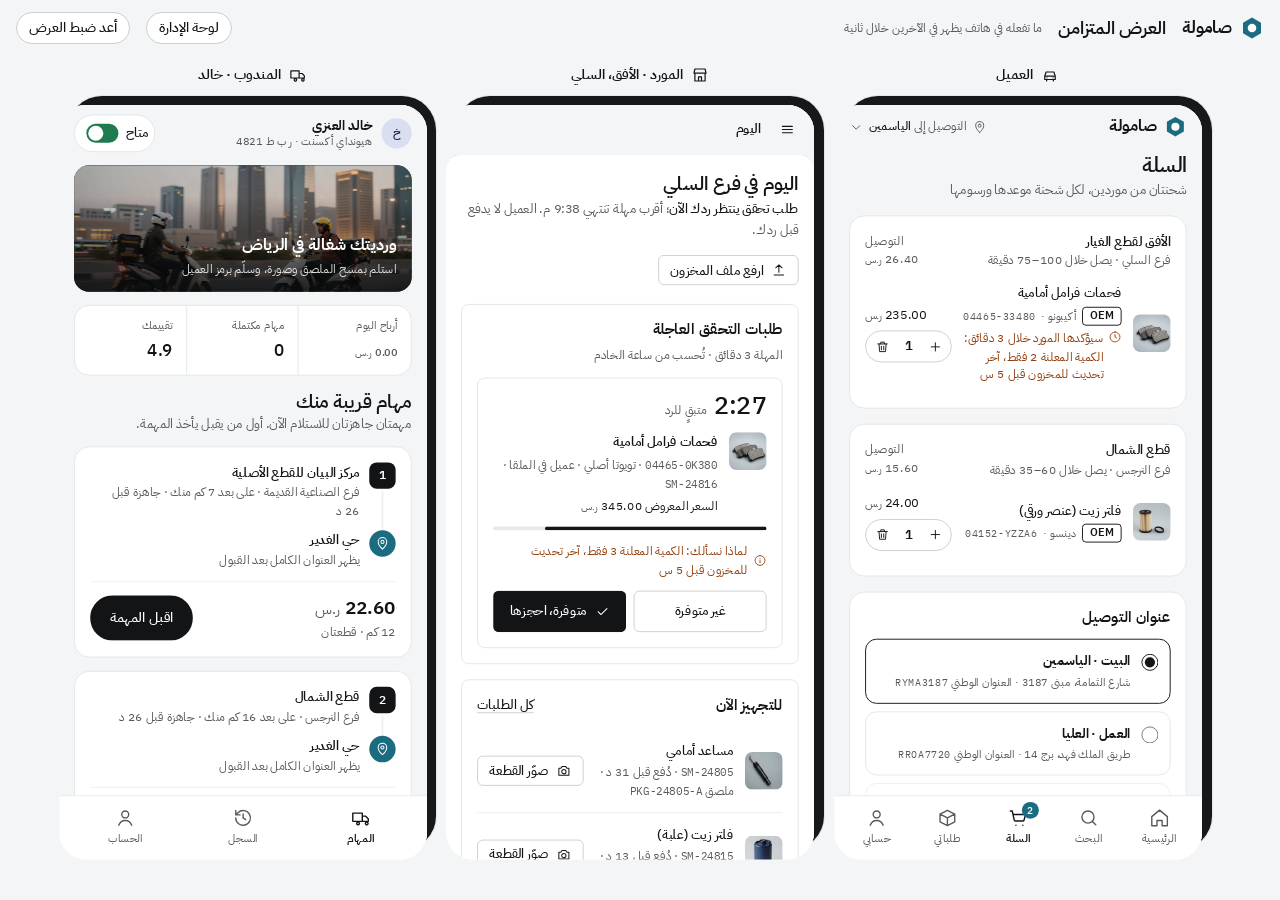
<file: live.html>
<!doctype html>
<html lang="ar" dir="rtl">
<head>
<meta charset="utf-8">
<meta name="viewport" content="width=device-width, initial-scale=1, viewport-fit=cover">
<title>عرض صامولة المتزامن</title>
<link rel="preconnect" href="https://fonts.googleapis.com"><link rel="preconnect" href="https://fonts.gstatic.com" crossorigin>
<link href="https://fonts.googleapis.com/css2?family=IBM+Plex+Sans+Arabic:wght@400;500;600;700&family=IBM+Plex+Mono:wght@400;500&display=swap" rel="stylesheet">
<link rel="stylesheet" href="assets/base.css">
<style>
  /* ثلاثة هواتف جنبًا إلى جنب على بيانات واحدة: العميل والمورد والمندوب. للعروض التقديمية على شاشة عريضة. */
  body { background: var(--ground); }
  .bar { display: flex; align-items: center; gap: 16px; padding: calc(12px + env(safe-area-inset-top, 0px)) max(16px, env(safe-area-inset-right, 0px)) 12px max(16px, env(safe-area-inset-left, 0px)); flex-wrap: wrap; }
  .bar h1 { font-size: 18px; font-weight: 600; }
  .bar .sp { flex: 1; }
  .stage { display: flex; gap: 20px; justify-content: center; align-items: flex-start; padding: 8px 16px 24px; }
  .device { display: grid; gap: 10px; justify-items: center; }
  .device .cap { display: flex; gap: 8px; align-items: center; font-weight: 600; }
  .device .cap svg { width: 18px; height: 18px; }
  .phone { width: calc(390px * var(--k)); height: calc(800px * var(--k)); border-radius: calc(36px * var(--k)); background: #16181a; box-shadow: 0 0 0 1px var(--border); padding: calc(10px * var(--k)); }
  .phone .screen { width: 390px; height: 800px; border-radius: 28px; overflow: hidden; transform: scale(var(--k)); transform-origin: top right; background: var(--surface); }
  .phone iframe { width: 390px; height: 800px; border: 0; display: block; }
  .narrow { display: none; max-width: 520px; margin: 24px auto; padding: 0 16px; }
  @media (max-width: 1080px) { .stage { display: none; } .narrow { display: grid; gap: 12px; } }
</style>
</head>
<body>
<header class="bar"><a class="brand" href="index.html" aria-label="صامولة، كل الواجهات"></a><h1>العرض المتزامن</h1><span class="small muted">ما تفعله في هاتف يظهر في الآخرين خلال ثانية</span><span class="sp"></span>
  <a class="btn round" href="admin.html" target="_blank" rel="noopener">لوحة الإدارة</a><button class="btn round" type="button" id="reset">أعد ضبط العرض</button></header>
<main>
  <div class="stage" id="stage"></div>
  <div class="narrow"><p>العرض المتزامن يحتاج شاشة أعرض من 1080 بكسل. افتح كل واجهة في تبويب:</p>
    <a class="btn round block lg" href="customer.html">العميل</a><a class="btn round block lg" href="vendor.html">المورد</a><a class="btn round block lg" href="courier.html">المندوب</a></div>
</main>
<script src="assets/data.js"></script>
<script src="assets/store.js"></script>
<script src="assets/ui.js"></script>
<script>
(function () {
  const U = UI; document.querySelector('.bar .brand').innerHTML = `${U.mark()}<span>صامولة</span>`;
  const devices = [['customer.html#cart', 'car', 'العميل'], ['vendor.html', 'store', 'المورد · الأفق، السلي'], ['courier.html', 'truck', 'المندوب · خالد']];
  const stage = document.getElementById('stage');
  stage.innerHTML = devices.map(([src, ic, cap]) => `<div class="device"><span class="cap">${U.icon(ic)}${cap}</span><div class="phone"><div class="screen"><iframe src="${src}" title="${cap}" loading="lazy"></iframe></div></div></div>`).join('');
  function fit() { const k = Math.min(1, (window.innerHeight - 120) / 820, (window.innerWidth - 120) / (3 * 410)); document.documentElement.style.setProperty('--k', Math.max(0.55, k).toFixed(3)); }
  fit(); window.addEventListener('resize', fit);
  document.getElementById('reset').addEventListener('click', () => { Store.A.reset(); U.toast('أُعيد ضبط العرض'); });
})();
</script>
</body>
</html>
</file>
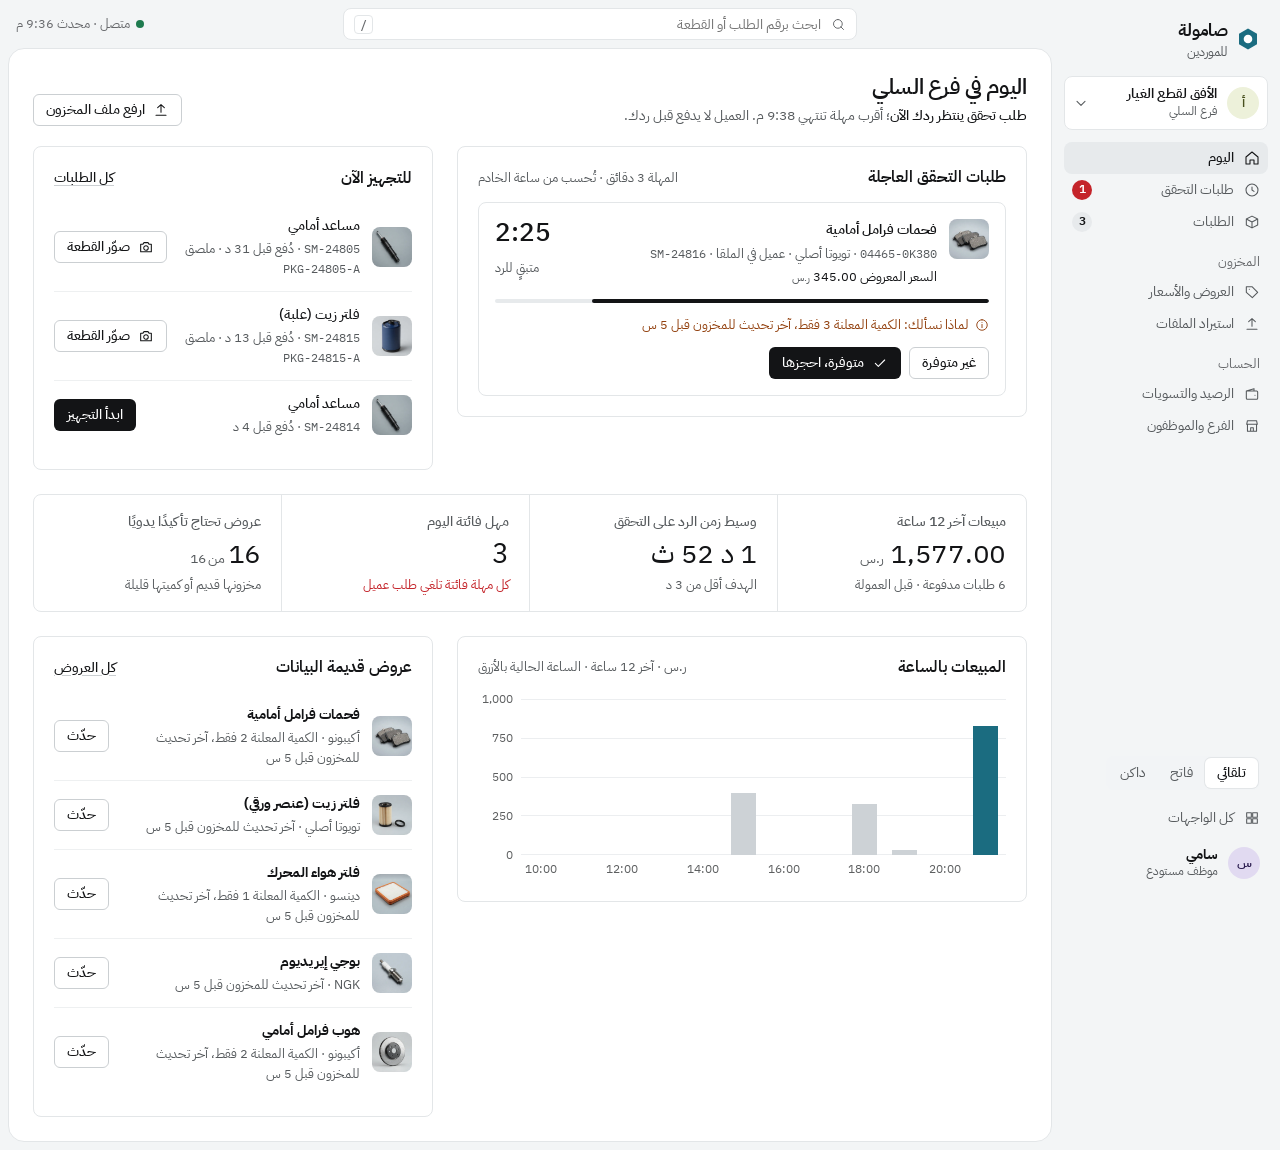
<file: vendor.html>
<!doctype html>
<html lang="ar" dir="rtl">
<head>
<meta charset="utf-8">
<meta name="viewport" content="width=device-width, initial-scale=1, viewport-fit=cover">
<title>صامولة للموردين</title>
<link rel="preconnect" href="https://fonts.googleapis.com"><link rel="preconnect" href="https://fonts.gstatic.com" crossorigin>
<link href="https://fonts.googleapis.com/css2?family=IBM+Plex+Sans+Arabic:wght@400;500;600;700&family=IBM+Plex+Mono:wght@400;500&display=swap" rel="stylesheet">
<link rel="stylesheet" href="assets/base.css">
<link rel="stylesheet" href="assets/backoffice.css">
<style>
  .prep-row .t b { font-weight: 500; }
  .upload { display: grid; place-items: center; gap: 8px; padding: 28px 16px; border: 1px dashed var(--control); border-radius: var(--radius-card); text-align: center; color: var(--muted); }
  .upload.drag { border-color: var(--text); background: var(--raised); }
  .confirm-list { display: grid; gap: 12px; padding: 14px; border-radius: var(--radius-card); background: var(--raised); }
  .reject-opts { display: grid; gap: 8px; }
  .reject-opts label { display: flex; gap: 10px; align-items: center; padding: 10px 12px; border: 1px solid var(--border); border-radius: var(--radius-control); cursor: pointer; }
  .reject-opts label:has(input:checked) { border-color: var(--text); }
  .reject-opts input { accent-color: var(--text); }
  .detail-grid { display: grid; grid-template-columns: minmax(0, 1fr) auto; gap: 16px; align-items: start; }
  .mini-tl { display: grid; gap: 8px; font-size: 13px; }
  .mini-tl li { display: grid; grid-template-columns: 62px minmax(0, 1fr); gap: 8px; }
  .mini-tl .when { color: var(--muted); font-variant-numeric: tabular-nums; }
  .hours { display: grid; gap: 0; }
  .hours .kv + .kv { border-top: 1px solid var(--rule); }
  @media (max-width: 640px) { .detail-grid { grid-template-columns: minmax(0, 1fr); } }
</style>
</head>
<body>
<div id="app"></div>
<script src="assets/data.js"></script>
<script src="assets/store.js"></script>
<script src="assets/ui.js"></script>
<script src="assets/charts.js"></script>
<script src="assets/bo.js"></script>
<script>
(function () {
  const { A, fmt, P, S, C, D, POLICY } = Store; const U = UI;
  const SID = D.meta.demoSupplier; const sup = S[SID];
  const root = document.getElementById('app');
  const ui = { tab: 'prep', q: '', offerFilter: 'all', uploads: [] };

  /* ---------- اختيارات ---------- */
  const mine = () => Store.get().orders.flatMap((o) => o.groups.filter((g) => g.supplier === SID).map((g) => ({ o, g })));
  const verifying = () => mine().filter((x) => x.g.state === 'VERIFYING').sort((a, b) => a.g.verify.deadline - b.g.verify.deadline);
  const toPrep = () => mine().filter((x) => ['PAID', 'PREPARING'].includes(x.g.state)).sort((a, b) => a.o.payment.at - b.o.payment.at);
  const atCourier = () => mine().filter((x) => ['READY', 'ASSIGNED', 'AT_PICKUP'].includes(x.g.state));
  const moving = () => mine().filter((x) => ['IN_TRANSIT', 'AT_DROPOFF'].includes(x.g.state));
  const delivered = () => mine().filter((x) => x.g.state === 'DELIVERED');
  const H12 = 12 * 3600 * 1000;
  const paidRecent = () => mine().filter((x) => x.o.payment.state === 'CAPTURED' && Date.now() - x.o.payment.at < H12);
  const myOffers = () => D.offers.filter((o) => o.supplier === SID).map((o) => Store.effectiveOffer(o.id));
  const staleOffers = () => myOffers().filter((o) => Store.verifyReasons(o).length);
  const itemsSum = (list) => list.reduce((a, x) => a + Store.groupTotal(x.g), 0);
  const lineText = (g) => g.lines.map((l) => `${l.name}${l.qty > 1 ? ` × ${l.qty}` : ''}`).join('، ');

  function route() { const h = location.hash.slice(1); return ['today', 'verify', 'orders', 'offers', 'import', 'payouts', 'branch'].includes(h) ? h : 'today'; }
  const TITLES = { today: 'اليوم', verify: 'طلبات التحقق', orders: 'الطلبات', offers: 'العروض والمخزون', import: 'استيراد المخزون', payouts: 'الرصيد والتسويات', branch: 'الفرع' };

  /* ---------- اليوم ---------- */
  function vreq({ o, g }) {
    const l = g.lines[0]; const left = (g.verify.deadline - Date.now()) / 1000;
    return `<article class="vreq ${left < 60 ? 'urgent' : ''}" aria-label="طلب تحقق ${o.id}">
      <div class="what">${U.thumb(l.thumb, 'sm')}<div class="t"><b>${lineText(g)}</b>
        <span class="small muted">${l.oem ? fmt.ltr(l.oem) + ' · ' : ''}${D.brands[l.brand].name} · عميل في ${o.district} · ${fmt.ltr(o.id)}</span>
        <span class="small">السعر المعروض ${fmt.money(Store.groupTotal(g))}</span></div></div>
      <div class="clock">${U.countdown(g.verify.deadline)}<span>متبقٍ للرد</span></div>
      ${U.ttl(g.verify.deadline, POLICY.verifySec)}
      <div class="bottom"><span class="reasons">${U.icon('info')}لماذا نسألك: ${g.verify.reasons.join('، ')}</span>
        <div class="acts"><button class="btn" type="button" data-reject="${g.id}">غير متوفرة</button><button class="btn primary" type="button" data-confirm="${g.id}">${U.icon('check')}متوفرة، احجزها</button></div></div>
    </article>`;
  }
  function prepRow({ o, g }) {
    const act = g.state === 'PAID' ? `<button class="btn primary" type="button" data-start="${g.id}">ابدأ التجهيز</button>`
      : !(g.pkg && g.pkg.proofAt) ? `<button class="btn" type="button" data-proof="${g.id}">${U.icon('camera')}صوّر القطعة</button>` : `<button class="btn primary" type="button" data-ready="${g.id}">جاهز للاستلام</button>`;
    return `<div class="list-row prep-row">${U.thumb(g.lines[0].thumb, 'sm')}<div class="t"><b>${lineText(g)}</b><span class="s">${fmt.ltr(o.id)} · دُفع ${fmt.ago((Date.now() - o.payment.at) / 60000)}${g.pkg ? ` · ملصق ${fmt.ltr(g.pkg.code)}` : ''}</span></div><div class="end">${act}</div></div>`;
  }
  function today() {
    const v = verifying(); const p = toPrep(); const rs = Store.responseStats(SID); const recent = paidRecent(); const stale = staleOffers();
    const finding = v.length ? `<b>${fmt.count(v.length, ['طلب تحقق ينتظر', 'طلبا تحقق ينتظران', 'طلبات تحقق تنتظر', 'طلب تحقق ينتظر'])} ردك الآن</b>؛ أقرب مهلة تنتهي ${fmt.time(v[0].g.verify.deadline)}. العميل لا يدفع قبل ردك.`
      : p.length ? `<b>${fmt.count(p.length, ['طلب مدفوع ينتظر', 'طلبان مدفوعان ينتظران', 'طلبات مدفوعة تنتظر', 'طلبًا مدفوعًا ينتظر'])} التجهيز.</b> لا طلبات تحقق الآن.` : 'لا شيء ينتظرك الآن.';
    const hours = [...Array(12)].map((_, i) => { const end = Date.now() - (11 - i) * 3600 * 1000; return { label: new Date(end).toLocaleTimeString('en-GB', { hour: '2-digit', minute: '2-digit', hourCycle: 'h23', timeZone: 'Asia/Riyadh' }).replace(/:\d\d$/, ':00'), v: Math.round(recent.filter((x) => x.o.payment.at <= end && x.o.payment.at > end - 3600 * 1000).reduce((a, x) => a + Store.groupTotal(x.g), 0) / 100) }; });
    return `<div class="title-row"><div><h1>اليوم في ${sup.branch}</h1><p class="finding">${finding}</p></div>
        <div class="acts"><a class="btn" href="#import">${U.icon('upload')}ارفع ملف المخزون</a></div></div>
      <div class="grid top">
        <section class="panel span-7" aria-labelledby="vq-h"><header><h2 id="vq-h">طلبات التحقق العاجلة</h2><span class="meta">المهلة ${POLICY.verifySec / 60} دقائق · تُحسب من ساعة الخادم</span></header>
          <div class="vq">${v.map(vreq).join('') || `<div class="empty"><b>لا طلبات تحقق الآن</b><span>تصلك هنا عندما يطلب عميل قطعة مخزونها قديم أو كميتها قليلة. ${stale.length ? `حدّث ${fmt.count(stale.length, ['عرضًا واحدًا', 'عرضين', 'عروض', 'عرضًا'])} لتُحجز فورًا بلا انتظار.` : ''}</span></div>`}</div></section>
        <section class="panel span-5" aria-labelledby="pp-h"><header><h2 id="pp-h">للتجهيز الآن</h2><a class="link" href="#orders">كل الطلبات</a></header>
          <div>${p.map(prepRow).join('') || '<div class="empty">لا طلبات مدفوعة تنتظر التجهيز.</div>'}</div>
          ${atCourier().length ? `<div style="margin-top:12px;padding-top:12px;border-top:1px solid var(--rule)"><div class="meta" style="margin-bottom:6px">بانتظار المندوب</div>${atCourier().map(({ o, g }) => `<div class="list-row"><div class="t"><b>${lineText(g)}</b><span class="s">${fmt.ltr(g.pkg.code)} · ${g.job && g.job.courier ? `${C[g.job.courier].name}: ${Store.GROUP_LABEL[g.state]}` : 'لم يقبلها مندوب بعد'}</span></div></div>`).join('')}</div>` : ''}
        </section>
        <div class="kpis span-12" role="group" aria-label="مؤشرات آخر 12 ساعة">
          <div class="kpi"><div class="kpi-label">مبيعات آخر 12 ساعة</div><div class="kpi-value">${fmt.money(itemsSum(recent))}</div><div class="delta">${fmt.count(recent.length, ['طلب واحد', 'طلبان', 'طلبات', 'طلبًا'])} مدفوعة · قبل العمولة</div></div>
          <div class="kpi"><div class="kpi-label">وسيط زمن الرد على التحقق</div><div class="kpi-value num">${rs.median == null ? '—' : fmt.dur(rs.median)}</div><div class="delta">الهدف أقل من 3 د${rs.live ? ` · ${rs.live} رد في هذه الجلسة` : ''}</div></div>
          <div class="kpi"><div class="kpi-label">مهل فائتة اليوم</div><div class="kpi-value num">${rs.timeouts}</div><div class="delta">${rs.timeouts ? '<span class="bad">كل مهلة فائتة تلغي طلب عميل</span>' : 'لا مهل فائتة'}</div></div>
          <div class="kpi"><div class="kpi-label">عروض تحتاج تأكيدًا يدويًا</div><div class="kpi-value num">${stale.length}<small> من ${myOffers().length}</small></div><div class="delta">مخزونها قديم أو كميتها قليلة</div></div>
        </div>
        <section class="panel span-7" aria-labelledby="ch-h"><header><h2 id="ch-h">المبيعات بالساعة</h2><span class="meta">ر.س · آخر 12 ساعة · الساعة الحالية بالأزرق</span></header><div class="chart" data-chart='${JSON.stringify(hours)}'></div></section>
        <section class="panel span-5" aria-labelledby="st-h"><header><h2 id="st-h">عروض قديمة البيانات</h2><a class="link" href="#offers">كل العروض</a></header>
          ${stale.slice(0, 5).map((o) => `<div class="list-row">${U.thumb(P[o.part].thumb, 'sm')}<div class="t"><b>${P[o.part].name}</b><span class="s">${D.brands[o.brand].name} · ${Store.verifyReasons(o).join('، ')}</span></div><div class="end"><button class="btn" type="button" data-edit="${o.id}">حدّث</button></div></div>`).join('') || '<div class="empty">كل عروضك حديثة وتُحجز فورًا.</div>'}
        </section>
      </div>`;
  }

  /* ---------- سجل التحقق ---------- */
  function verifyView() {
    const all = mine().filter((x) => x.g.verify && x.g.verify.required).sort((a, b) => b.g.verify.requestedAt - a.g.verify.requestedAt);
    const label = (x) => x.g.state === 'VERIFYING' ? U.pill('بانتظار ردك', 'warn') : x.g.state === 'REJECTED' ? U.pill('رفضته', 'neutral') : x.g.state === 'EXPIRED' ? U.pill('فاتت المهلة', 'neg') : U.pill('أكدته', 'pos');
    return `<div class="title-row"><div><h1>طلبات التحقق</h1><p class="finding">تأكيدك يعني أنك عزلت القطعة فعليًا؛ يُحجز للعميل ${POLICY.holdSec / 60} دقائق حتى يدفع.</p></div></div>
      ${verifying().length ? `<div class="vq" style="margin-bottom:24px">${verifying().map(vreq).join('')}</div>` : ''}
      <div class="table-wrap"><table class="t stack"><thead><tr><th>الطلب</th><th>القطعة</th><th>سبب السؤال</th><th class="n">زمن الرد</th><th>النتيجة</th></tr></thead><tbody>
      ${all.map((x) => `<tr><td>${fmt.ltr(x.o.id)}<span class="sub">${fmt.time(x.g.verify.requestedAt)}</span></td><td class="line2">${lineText(x.g)}</td><td class="hide-sm small muted">${x.g.verify.reasons.join('، ')}</td><td class="n num">${x.g.verify.respondedAt ? fmt.dur((x.g.verify.respondedAt - x.g.verify.requestedAt) / 1000) : '—'}</td><td class="act">${label(x)}</td></tr>`).join('') || '<tr><td colspan="5"><div class="empty">لا طلبات تحقق بعد.</div></td></tr>'}
      </tbody></table></div>`;
  }

  /* ---------- الطلبات ---------- */
  function ordersView() {
    const tabs = [['prep', 'للتجهيز', toPrep()], ['courier', 'بانتظار المندوب', atCourier()], ['moving', 'مع المندوب', moving()], ['done', 'مُسلّمة', delivered()]];
    const cur = tabs.find((t) => t[0] === ui.tab) || tabs[0]; let rows = cur[2];
    if (ui.q) rows = rows.filter((x) => (x.o.id + lineText(x.g)).includes(ui.q));
    return `<div class="title-row"><div><h1>الطلبات</h1><p class="finding">كل فرع يجهز شحنته بملصق وصورة قبل أن يستلمها المندوب. لا نعرض لك هاتف العميل أو عنوانه.</p></div></div>
      <div class="tabs" role="tablist">${tabs.map(([k, n, l]) => `<button role="tab" type="button" data-tab="${k}" aria-selected="${cur[0] === k}">${n}<span class="n">${l.length}</span></button>`).join('')}</div>
      <div class="toolbar"><label class="search">${U.icon('search')}<input id="oq" data-filter="q" value="${U.esc(ui.q)}" placeholder="رقم الطلب أو اسم القطعة"></label><span class="spacer"></span><span class="count">${fmt.count(rows.length, ['طلب واحد', 'طلبان', 'طلبات', 'طلبًا'])}</span></div>
      <div class="table-wrap"><table class="t stack"><thead><tr><th>الطلب</th><th>القطع</th><th>الحي</th><th class="n">القيمة</th><th>الحالة</th><th></th></tr></thead><tbody>
      ${rows.map(({ o, g }) => `<tr class="clickable" data-open="${g.id}"><td>${fmt.ltr(o.id)}<span class="sub">${fmt.time(o.payment.at || o.createdAt)}</span></td><td class="line2">${lineText(g)}</td><td class="hide-sm">${o.district}</td><td class="n">${fmt.money(Store.groupTotal(g))}</td><td class="hide-sm">${U.pill(Store.GROUP_LABEL[g.state], g.state === 'DELIVERED' ? 'pos' : g.state === 'PAID' ? 'warn' : 'info')}</td><td class="act n">${U.icon('fwd')}</td></tr>`).join('') || `<tr><td colspan="6"><div class="empty">لا طلبات في «${cur[1]}».</div></td></tr>`}
      </tbody></table></div>`;
  }
  function orderSheet(gid) {
    const [o, g] = Store.findGroup(gid); if (!g) return;
    U.dialog(`<div class="sheet-head"><h2>${fmt.ltr(o.id)} · ${Store.GROUP_LABEL[g.state]}</h2><button class="btn ghost icon" data-close aria-label="إغلاق">${U.icon('x')}</button></div>
      <div class="sheet-body"><div class="detail-grid"><div style="display:grid;gap:8px">
        ${g.lines.map((l) => `<div class="list-row">${U.thumb(l.thumb, 'sm')}<div class="t"><b>${l.name}${l.qty > 1 ? ` × ${l.qty}` : ''}</b><span class="s">${l.oem ? fmt.ltr(l.oem) + ' · ' : ''}${D.brands[l.brand].name}</span></div>${fmt.money(l.price * l.qty)}</div>`).join('')}
        <dl><div class="kv"><dt>العميل</dt><dd>حي ${o.district}</dd></div>${g.pkg ? `<div class="kv"><dt>ملصق الحزمة</dt><dd>${fmt.ltr(g.pkg.code)}</dd></div>` : ''}${g.job && g.job.courier ? `<div class="kv"><dt>المندوب</dt><dd>${C[g.job.courier].name} · ${C[g.job.courier].plate}</dd></div>` : ''}</dl></div>
        ${g.pkg && g.pkg.proofAt ? U.proof(g.pkg.code, g.pkg.proofAt, 'تغليف') : ''}</div>
        <div><div class="label" style="margin-bottom:8px">سجل الشحنة</div><ol class="mini-tl" style="padding:0;list-style:none">${[...o.timeline].reverse().map((e) => `<li><span class="when">${fmt.time(e.at)}</span><span><b>${e.actor}</b> ${e.text}</span></li>`).join('')}</ol></div></div>`);
  }

  /* ---------- العروض ---------- */
  function offersView() {
    let list = myOffers(); if (ui.offerFilter === 'stale') list = list.filter((o) => Store.verifyReasons(o).length);
    if (ui.q) list = list.filter((o) => (P[o.part].name + (P[o.part].oem[0] || '') + o.id).includes(ui.q));
    return `<div class="title-row"><div><h1>العروض والمخزون</h1><p class="finding">العرض المحدث بكمية كافية يُحجز تلقائيًا؛ غيره يحتاج تأكيدك خلال 3 دقائق. تعديل السعر لا يغير اقتباسًا صدر للعميل.</p></div>
      <div class="acts"><a class="btn" href="#import">${U.icon('upload')}استيراد ملف</a></div></div>
      <div class="toolbar"><label class="search">${U.icon('search')}<input data-filter="q" value="${U.esc(ui.q)}" placeholder="القطعة أو الرقم"></label>
        <div class="seg" role="group" aria-label="تصفية">${[['all', 'الكل'], ['stale', 'تحتاج تحديثًا']].map(([k, n]) => `<button type="button" data-of="${k}" aria-pressed="${ui.offerFilter === k}">${n}</button>`).join('')}</div><span class="spacer"></span><span class="count">${fmt.count(list.length, ['عرض واحد', 'عرضان', 'عروض', 'عرضًا'])}</span></div>
      <div class="table-wrap"><table class="t stack"><thead><tr><th>القطعة</th><th>العلامة</th><th class="n">السعر</th><th class="n">المتاح</th><th>آخر تحديث</th><th>الحجز</th><th></th></tr></thead><tbody>
      ${list.map((o) => { const p = P[o.part]; const why = Store.verifyReasons(o); return `<tr><td><div style="display:flex;gap:10px;align-items:center">${U.thumb(p.thumb, 'sm')}<div><b style="font-weight:500">${p.name}</b><span class="sub">${p.oem[0] ? fmt.ltr(p.oem[0]) : p.spec}</span></div></div></td>
        <td class="hide-sm"><span style="display:inline-flex;gap:6px;align-items:center">${U.tierPill(o.brand)}${D.brands[o.brand].name}</span></td><td class="n">${fmt.money(o.price)}</td><td class="n num">${o.qty}</td>
        <td class="line2">${fmt.ago(o.ageMin)}${o.revisions ? ` · نسخة ${o.revisions + 1}` : ''}</td><td class="hide-sm">${why.length ? U.pill('تأكيد يدوي', 'warn') : U.pill('حجز فوري', 'pos')}</td><td class="act n"><button class="btn" type="button" data-edit="${o.id}">تعديل</button></td></tr>`; }).join('')}
      </tbody></table></div>`;
  }
  function editSheet(id) {
    const o = Store.effectiveOffer(id); const p = P[o.part];
    const d = U.dialog(`<form data-form="edit"><div class="sheet-head"><h2>${p.name} · ${D.brands[o.brand].name}</h2><button class="btn ghost icon" type="button" data-close aria-label="إغلاق">${U.icon('x')}</button></div>
      <div class="sheet-body"><div style="display:grid;grid-template-columns:1fr 1fr;gap:12px">
        <div class="field"><label for="ep">السعر شامل الضريبة (ر.س)</label><input class="input num" id="ep" name="price" inputmode="decimal" value="${fmt.sar(o.price).replace(/,/g, '')}" dir="ltr"></div>
        <div class="field"><label for="eq">الكمية على الرف</label><input class="input num" id="eq" name="qty" inputmode="numeric" value="${o.qty}" dir="ltr"></div></div>
        <p class="notice">${U.icon('info')}<span>الحفظ ينشئ نسخة جديدة من العرض بختم وقت الآن، فيصبح «حديثًا». الاقتباسات الصادرة تبقى على سعرها القديم.</span></p></div>
      <div class="sheet-foot"><button class="btn" type="button" data-close>إلغاء</button><button class="btn primary">حفظ نسخة جديدة</button></div></form>`);
    d.querySelector('form').addEventListener('submit', (e) => { e.preventDefault(); const price = Math.round(parseFloat(e.target.price.value) * 100); const qty = parseInt(e.target.qty.value, 10);
      if (!(price > 0) || !(qty >= 0)) { U.toast('أدخل سعرًا موجبًا وكمية صحيحة'); return; } A.updateOffer(id, price, qty); d.close(); U.toast('حُفظت نسخة جديدة من العرض'); });
  }

  /* ---------- الاستيراد ---------- */
  function importView() {
    const b = D.importBatch;
    return `<div class="title-row"><div><h1>استيراد المخزون</h1><p class="finding">ارفع ملف Excel أو CSV. الصف الخاطئ لا يفسد الباقي، والصف غير المربوط بقطعة معيارية يُعزل حتى يراجعه فريق الكتالوج.</p></div></div>
      <div class="grid top">
        <section class="panel span-7" aria-labelledby="ib-h"><header><h2 id="ib-h">آخر دفعة</h2><span class="meta">${fmt.ltr(b.id)} · ${fmt.ago(b.uploadedMinAgo)}</span></header>
          <p class="small muted" style="margin-bottom:12px">${b.file}</p>
          <div class="kpis" style="margin-bottom:16px"><div class="kpi"><div class="kpi-label">الصفوف</div><div class="kpi-value num">${b.rows}</div></div><div class="kpi"><div class="kpi-label">نُشرت</div><div class="kpi-value num">${b.ok}</div></div><div class="kpi"><div class="kpi-label">أخطاء</div><div class="kpi-value num" style="color:var(--negative)">${b.errors}</div></div><div class="kpi"><div class="kpi-label">معزولة للمراجعة</div><div class="kpi-value num">${b.quarantined}</div></div></div>
          <table class="t"><thead><tr><th class="n" style="text-align:start">الصف</th><th>SKU</th><th>المشكلة</th></tr></thead><tbody>${b.errorRows.map((r) => `<tr><td class="num">${r.row}</td><td>${r.sku === '—' ? '<span class="muted">—</span>' : fmt.ltr(r.sku)}</td><td>${r.msg}</td></tr>`).join('')}</tbody></table>
          <p class="small muted" style="margin-top:12px">${b.ok} + ${b.errors} + ${b.quarantined} = ${b.ok + b.errors + b.quarantined} صفًا. إعادة رفع الملف نفسه لا تنشئ عروضًا مكررة.</p></section>
        <section class="panel span-5" aria-labelledby="up-h"><header><h2 id="up-h">ارفع ملفًا جديدًا</h2></header>
          <label class="upload" id="drop"><input type="file" accept=".csv,.xlsx" class="sr" id="file">${U.icon('upload')}<b class="ink">اسحب الملف هنا أو اختره</b><span class="small">الأعمدة: SKU، رقم القطعة، العلامة، الحالة، السعر، الكمية، الضمان</span></label>
          ${ui.uploads.map((u) => `<div class="list-row"><div class="t"><b>${U.esc(u.name)}</b><span class="s">قُرئ ${fmt.ago((Date.now() - u.at) / 60000)} · محاكاة: الملف لا يغادر متصفحك</span></div><div class="end">${U.pill('قيد المعالجة', 'info')}</div></div>`).join('')}
        </section></div>`;
  }

  /* ---------- الرصيد ---------- */
  function payoutsView() {
    const comm = (x) => Math.round(Store.groupTotal(x.g) * POLICY.commission); const net = (x) => Store.groupTotal(x.g) - comm(x);
    const pending = mine().filter((x) => x.o.payment.state === 'CAPTURED' && x.g.state !== 'DELIVERED'); const due = delivered();
    const sum = (l, f) => l.reduce((a, x) => a + f(x), 0);
    return `<div class="title-row"><div><h1>الرصيد والتسويات</h1><p class="finding">للقراءة فقط. العمولة ${fmt.pct(POLICY.commission)} قيمة محاكاة، ودورة الصرف لم تُعتمد بعد (القرار D-12)، لذلك لا يوجد صرف حقيقي.</p></div></div>
      <div class="kpis" style="margin-bottom:24px">
        <div class="kpi"><div class="kpi-label">متوقع (مدفوع ولم يُسلّم)</div><div class="kpi-value">${fmt.money(sum(pending, net))}</div><div class="delta">${fmt.count(pending.length, ['شحنة واحدة', 'شحنتان', 'شحنات', 'شحنة'])}</div></div>
        <div class="kpi"><div class="kpi-label">مستحق بعد التسليم</div><div class="kpi-value">${fmt.money(sum(due, net))}</div><div class="delta">بعد خصم عمولة ${fmt.money(sum(due, comm))}</div></div>
        <div class="kpi"><div class="kpi-label">مصروف</div><div class="kpi-value"><span class="muted">—</span></div><div class="delta">لا دورة صرف معتمدة</div></div>
      </div>
      <div class="table-wrap"><table class="t stack"><thead><tr><th>الطلب</th><th>الحالة</th><th class="n">القيمة</th><th class="n">العمولة</th><th class="n">الصافي</th></tr></thead><tbody>
      ${[...pending, ...due].map((x) => `<tr><td>${fmt.ltr(x.o.id)}<span class="sub">${lineText(x.g)}</span></td><td class="line2">${x.g.state === 'DELIVERED' ? 'مستحق' : 'متوقع'}</td><td class="n hide-sm">${fmt.money(Store.groupTotal(x.g))}</td><td class="n hide-sm">−${fmt.money(comm(x))}</td><td class="n act">${fmt.money(net(x))}</td></tr>`).join('')}
      </tbody></table></div>`;
  }

  /* ---------- الفرع ---------- */
  function branchView() {
    return `<div class="title-row"><div><h1>${sup.branch}</h1><p class="finding">${sup.name} · سجل تجاري ${fmt.ltr(sup.cr)} · رقم ضريبي ${fmt.ltr(sup.vat)}</p></div></div>
      <div class="grid top">
        <section class="panel span-6"><header><h2>ساعات العمل</h2><span class="meta">بتوقيت الرياض</span></header><dl class="hours">${['السبت', 'الأحد', 'الاثنين', 'الثلاثاء', 'الأربعاء', 'الخميس'].map((d) => `<div class="kv"><dt>${d}</dt><dd>${sup.hours}</dd></div>`).join('')}<div class="kv"><dt>الجمعة</dt><dd>4:00 م – 11:00 م</dd></div></dl></section>
        <section class="panel span-6"><header><h2>ربط المخزون</h2>${U.pill(sup.integrationLabel, 'warn')}</header>
          <p class="small">يحدّث الفرع مخزونه بملف يدوي، لذلك تصبح بياناته قديمة بعد ${POLICY.staleMin / 60} ساعات ويطلب النظام تأكيدك. ربط نقطة البيع يجعل معظم الطلبات تُحجز فورًا.</p>
          <div class="label" style="margin:16px 0 6px">الموظفون</div>
          <div class="list-row">${U.avatar('عبدالعزيز الأفق', 'ع')}<div class="t"><b>عبدالعزيز</b><span class="s">مالك · يعتمد الأسعار والتسويات</span></div></div>
          <div class="list-row">${U.avatar('سامي', 'س')}<div class="t"><b>سامي</b><span class="s">مستودع · يرد على التحقق ويجهز</span></div></div></section>
      </div>`;
  }

  /* ---------- الحوارات ---------- */
  function confirmSheet(gid) {
    const [o, g] = Store.findGroup(gid); if (!g) return; const l = g.lines[0];
    const d = U.dialog(`<form data-form="confirm"><div class="sheet-head"><h2>تأكيد التوفر</h2><button class="btn ghost icon" type="button" data-close aria-label="إغلاق">${U.icon('x')}</button></div>
      <div class="sheet-body"><div class="list-row" style="padding:0">${U.thumb(l.thumb, 'sm')}<div class="t"><b>${lineText(g)}</b><span class="s">${l.oem ? fmt.ltr(l.oem) + ' · ' : ''}${D.brands[l.brand].name} · جديدة</span></div><span>${U.countdown(g.verify.deadline)}</span></div>
        <div class="confirm-list"><label class="check"><input type="checkbox" name="c1" required><span>القطعة على الرف بالعلامة والحالة الموصوفة</span></label>
          <label class="check"><input type="checkbox" name="c2" required><span>عزلت الكمية (${g.lines.reduce((a, x) => a + x.qty, 0)}) عن البيع في المحل حتى ينتهي الحجز</span></label></div>
        <div class="field"><label for="shelf">موقع الرف <span class="muted">(اختياري)</span></label><input class="input" id="shelf" name="shelf" placeholder="مثال: ممر 4، رف ب"></div>
        <p class="small muted">بعد التأكيد تُحجز القطعة للعميل ${POLICY.holdSec / 60} دقائق. إن لم يدفع تعود الكمية تلقائيًا.</p></div>
      <div class="sheet-foot"><button class="btn" type="button" data-close>رجوع</button><button class="btn primary" id="cf" disabled>تأكيد وحجز</button></div></form>`);
    const f = d.querySelector('form'); f.addEventListener('change', () => { d.querySelector('#cf').disabled = !(f.c1.checked && f.c2.checked); });
    f.addEventListener('submit', (e) => { e.preventDefault(); const r = A.respond(gid, true); d.close(); U.toast(r === 'ok' ? 'أُكد التوفر وحُجزت القطعة للعميل' : r === 'late' ? 'وصل ردك بعد انتهاء المهلة، فلم يُعتمد' : 'تغيرت حالة الطلب قبل ردك'); });
  }
  function rejectSheet(gid) {
    const d = U.dialog(`<form data-form="reject"><div class="sheet-head"><h2>لماذا لا تتوفر؟</h2><button class="btn ghost icon" type="button" data-close aria-label="إغلاق">${U.icon('x')}</button></div>
      <div class="sheet-body"><div class="reject-opts">${['نفدت الكمية', 'الكمية أقل من المطلوب', 'القطعة الموجودة تالفة أو مفتوحة', 'السعر تغير ويحتاج عرضًا جديدًا'].map((r, i) => `<label><input type="radio" name="r" value="${r}" ${i === 0 ? 'checked' : ''}>${r}</label>`).join('')}</div>
        <p class="small muted">يرى العميل السبب ويختار عرضًا آخر. سنقترح تحديث كمية هذا العرض.</p></div>
      <div class="sheet-foot"><button class="btn" type="button" data-close>رجوع</button><button class="btn primary">أرسل الرفض</button></div></form>`);
    d.querySelector('form').addEventListener('submit', (e) => { e.preventDefault(); A.respond(gid, false, e.target.r.value); d.close(); U.toast('أُرسل الرفض للعميل'); });
  }

  /* ---------- الرسم ---------- */
  function page() {
    const r = route(); const views = { today, verify: verifyView, orders: ordersView, offers: offersView, import: importView, payouts: payoutsView, branch: branchView };
    const nav = [
      { items: [{ id: 'today', name: 'اليوم', icon: 'home' }, { id: 'verify', name: 'طلبات التحقق', icon: 'clock', count: verifying().length }, { id: 'orders', name: 'الطلبات', icon: 'box', count: toPrep().length, calm: true }] },
      { label: 'المخزون', items: [{ id: 'offers', name: 'العروض والأسعار', icon: 'tag' }, { id: 'import', name: 'استيراد الملفات', icon: 'upload' }] },
      { label: 'الحساب', items: [{ id: 'payouts', name: 'الرصيد والتسويات', icon: 'wallet' }, { id: 'branch', name: 'الفرع والموظفون', icon: 'store' }] },
    ];
    const bottom = `<div style="padding:0 8px 8px">${U.themeSeg()}</div><a class="nav-item" href="index.html">${U.icon('grid')}<span>كل الواجهات</span></a><div class="user-row">${U.avatar('سامي', 'س')}<div class="t"><b>سامي</b><span>موظف مستودع</span></div></div>`;
    return BO.shell({ product: 'للموردين', scope: { name: sup.name, sub: sup.branch, initial: 'أ' }, nav, current: r, title: TITLES[r], body: views[r](), bottom });
  }
  const render = U.renderer(root, () => { const html = page(); setTimeout(drawCharts, 0); return html; });
  function drawCharts() { root.querySelectorAll('[data-chart]').forEach((el) => { if (el.dataset.drawn) return; el.dataset.drawn = '1'; const rows = JSON.parse(el.dataset.chart); Charts.bars(el, { labels: rows.map((r) => r.label), values: rows.map((r) => r.v), highlight: rows.length - 1, height: 190 }); }); }
  window.addEventListener('hashchange', () => { ui.q = ''; render(); window.scrollTo(0, 0); });
  Store.on(render); render();

  root.addEventListener('click', (e) => {
    const t = e.target.closest('[data-confirm],[data-reject],[data-start],[data-proof],[data-ready],[data-edit],[data-tab],[data-of],[data-open],[data-act]'); if (!t) return; const d = t.dataset;
    if (d.confirm) confirmSheet(d.confirm); else if (d.reject) rejectSheet(d.reject);
    else if (d.start) { A.startPrep(d.start); U.toast('اطبع الملصق وألصقه على الحزمة'); }
    else if (d.proof) { A.prepProof(d.proof); U.toast('رُفعت صورة القطعة والتغليف (محاكاة)'); }
    else if (d.ready) { A.markReady(d.ready); U.toast('أُنشئت مهمة توصيل للمندوبين'); }
    else if (d.edit) editSheet(d.edit); else if (d.tab) { ui.tab = d.tab; render(); } else if (d.of) { ui.offerFilter = d.of; render(); } else if (d.open) orderSheet(d.open);
    else if (d.act === 'scope') U.toast('للفرع الآخر (الصناعية الجديدة) صلاحيات منفصلة');
  });
  root.addEventListener('input', (e) => { if (e.target.dataset.filter === 'q') { ui.q = e.target.value.trim(); const pos = e.target.selectionStart; root.innerHTML = page(); drawCharts(); const i = root.querySelector('[data-filter="q"]'); if (i) { i.focus(); i.setSelectionRange(pos, pos); } } });
  root.addEventListener('submit', (e) => { if (e.target.dataset.form === 'top-search') { e.preventDefault(); ui.q = e.target.q.value.trim(); ui.tab = 'prep'; location.hash = 'orders'; } });
  root.addEventListener('change', (e) => { if (e.target.id === 'file' && e.target.files[0]) { ui.uploads.unshift({ name: e.target.files[0].name, at: Date.now() }); render(); U.toast('قُرئ الملف (محاكاة)؛ يصلك تقرير الصفوف هنا'); } });
  root.addEventListener('dragover', (e) => { const z = e.target.closest('#drop'); if (z) { e.preventDefault(); z.classList.add('drag'); } });
  root.addEventListener('dragleave', (e) => { const z = e.target.closest('#drop'); if (z) z.classList.remove('drag'); });
  root.addEventListener('drop', (e) => { const z = e.target.closest('#drop'); if (!z) return; e.preventDefault(); const f = e.dataTransfer.files[0]; if (f) { ui.uploads.unshift({ name: f.name, at: Date.now() }); render(); U.toast('قُرئ الملف (محاكاة)'); } });
})();
</script>
</body>
</html>
</file>
<file: assets/base.css>
/* صامولة — الأساس المشترك للواجهات الأربع
   الاتجاه: «ورقة داخل إطار» (taste-skill: framed-sheet) للمورد والإدارة، ولغة جوال واضحة
   (أزرار حبيّة سوداء، أهداف لمس 44px) للعميل والمندوب. لون واحد: أزرق بترولي على البيانات
   والإجراء الرئيسي فقط. وجه المنتج: أرقام القطع بخط IBM Plex Mono لأنها هوية هذه التجارة. */

:root {
  --ground: #f3f5f6;      /* الإطار: رمادي فولاذي من عالم القطع */
  --surface: #ffffff;
  --raised: #f2f4f6;
  --active: #e7eaec;
  --border: #e3e6e8;
  --rule: #eef0f1;
  --control: #cbcfd2;
  --text: #131416;
  --muted: #565a5d;
  --faint: #67696c;
  --accent: #1b6c80;
  --accent-ink: #ffffff;
  --accent-soft: #e2eff2;
  --primary: #131416;
  --primary-ink: #ffffff;
  --positive: #1e7b4f;
  --negative: #c4242a;
  --warning: #92400e;
  --pill-pos-bg: #dcf5e6; --pill-pos-ink: #0b3a20;
  --pill-neg-bg: #ffe9e6; --pill-neg-ink: #831c1e;
  --pill-warn-bg: #fff4d6; --pill-warn-ink: #7a3a0c;
  --pill-info-bg: #e2eff2; --pill-info-ink: #0f4757;
  --pill-neutral-bg: #e9ebed; --pill-neutral-ink: #34373a;
  --thumb-ink: #2a2d30; --thumb-fill: #cfe4ea; --thumb-bg: #eef1f3;
  --map-ground: #eceff1; --map-block: #e3e7ea; --map-road: #ffffff; --map-ring: #fbfcfc; --map-water: #cfe0e6; --map-label: #5a5e61;
  --chart-1: #1b6c80; --chart-muted: #cdd2d6; --grid: #eceef0; --axis-ink: #5d5f60; --ink: #131416;
  --scrim: rgba(17, 19, 21, 0.42);
  --shadow-float: 0 12px 32px rgba(17, 19, 21, 0.14), 0 2px 6px rgba(17, 19, 21, 0.06);

  --font: "IBM Plex Sans Arabic", "IBM Plex Sans", "Segoe UI", Tahoma, system-ui, sans-serif;
  --mono: "IBM Plex Mono", ui-monospace, "SF Mono", Menlo, monospace;
  --fs-title: 22px; --fs-section: 16px; --fs-kpi: 28px; --fs-body: 14px; --fs-small: 12px;
  --radius-card: 8px; --radius-control: 6px; --radius-sheet: 16px;
  --sidebar-width: 228px; --gap: 24px; --pad: 24px; --control-height: 32px; --row-height: 48px;
  --ease: cubic-bezier(0.22, 1, 0.36, 1);
  color-scheme: light;
}
@media (prefers-color-scheme: dark) {
  :root:not([data-theme="light"]) {
    --ground: #0b0c0d; --surface: #141617; --raised: #1c1f21; --active: #25292b; --border: #25292b; --rule: #1d2022; --control: #3b4043;
    --text: #f1f2f3; --muted: #b6babd; --faint: #9a9ea1; --accent: #57b5ca; --accent-ink: #061418; --accent-soft: #15292f;
    --primary: #f1f2f3; --primary-ink: #0b0c0d; --positive: #4cc28a; --negative: #f06a72; --warning: #e7a74a;
    --pill-pos-bg: #14291d; --pill-pos-ink: #6fd3a0; --pill-neg-bg: #2e1719; --pill-neg-ink: #f6939a; --pill-warn-bg: #2b2210; --pill-warn-ink: #f0c071;
    --pill-info-bg: #15292f; --pill-info-ink: #8fd0de; --pill-neutral-bg: #25292b; --pill-neutral-ink: #d9dcde;
    --thumb-ink: #d6dadd; --thumb-fill: #1d3d46; --thumb-bg: #1c1f21;
    --map-ground: #15181a; --map-block: #1b1f21; --map-road: #2b3033; --map-ring: #353b3f; --map-water: #17323a; --map-label: #a3a8ab;
    --chart-1: #57b5ca; --chart-muted: #3b4043; --grid: #24282a; --axis-ink: #a3a8ab; --ink: #f1f2f3;
    --scrim: rgba(0, 0, 0, 0.6); --shadow-float: 0 12px 32px rgba(0, 0, 0, 0.5);
    color-scheme: dark;
  }
}
:root[data-theme="dark"] {
  --ground: #0b0c0d; --surface: #141617; --raised: #1c1f21; --active: #25292b; --border: #25292b; --rule: #1d2022; --control: #3b4043;
  --text: #f1f2f3; --muted: #b6babd; --faint: #9a9ea1; --accent: #57b5ca; --accent-ink: #061418; --accent-soft: #15292f;
  --primary: #f1f2f3; --primary-ink: #0b0c0d; --positive: #4cc28a; --negative: #f06a72; --warning: #e7a74a;
  --pill-pos-bg: #14291d; --pill-pos-ink: #6fd3a0; --pill-neg-bg: #2e1719; --pill-neg-ink: #f6939a; --pill-warn-bg: #2b2210; --pill-warn-ink: #f0c071;
  --pill-info-bg: #15292f; --pill-info-ink: #8fd0de; --pill-neutral-bg: #25292b; --pill-neutral-ink: #d9dcde;
  --thumb-ink: #d6dadd; --thumb-fill: #1d3d46; --thumb-bg: #1c1f21;
  --map-ground: #15181a; --map-block: #1b1f21; --map-road: #2b3033; --map-ring: #353b3f; --map-water: #17323a; --map-label: #a3a8ab;
  --chart-1: #57b5ca; --chart-muted: #3b4043; --grid: #24282a; --axis-ink: #a3a8ab; --ink: #f1f2f3;
  --scrim: rgba(0, 0, 0, 0.6); --shadow-float: 0 12px 32px rgba(0, 0, 0, 0.5);
  color-scheme: dark;
}

/* ---------- reset ---------- */
*, *::before, *::after { box-sizing: border-box; }
html { -webkit-text-size-adjust: 100%; text-size-adjust: 100%; }
body { margin: 0; background: var(--ground); color: var(--text); font: var(--fs-body)/1.55 var(--font); -webkit-font-smoothing: antialiased; }
h1, h2, h3, h4, p, figure, ul, ol, dl, dd { margin: 0; }
ul[class], ol[class] { padding: 0; list-style: none; }
img, svg { display: block; max-width: 100%; }
svg.ic { width: 18px; height: 18px; flex: none; }
button, input, select, textarea { font: inherit; color: inherit; }
button { cursor: pointer; }
a { color: inherit; text-decoration: none; }
:focus-visible { outline: 2px solid var(--accent); outline-offset: 2px; border-radius: 4px; }
[hidden] { display: none !important; }
h1, h2, h3 { text-wrap: balance; }
.num, .money, table, .kpi-value, .countdown { font-variant-numeric: tabular-nums; }
.sr { position: absolute; width: 1px; height: 1px; overflow: hidden; clip: rect(0 0 0 0); white-space: nowrap; }

/* أرقام القطع والرموز: خط مونو معزول من اليسار لليمين (§7.1 في الخارطة) */
.ref { font-family: var(--mono); font-size: 0.92em; letter-spacing: 0; unicode-bidi: isolate; white-space: nowrap; }
.money { white-space: nowrap; }
.money .cur { font-size: max(0.8em, 11px); color: var(--muted); font-weight: 400; }
.muted { color: var(--muted); }
.small { font-size: var(--fs-small); }
.ink { color: var(--text); }

/* ---------- العلامة ---------- */
.brand { display: inline-flex; align-items: center; gap: 8px; font-weight: 700; font-size: 17px; letter-spacing: -0.01em; }
.brand svg { width: 24px; height: 24px; flex: none; }
.brand .scope { font-weight: 400; color: var(--muted); font-size: var(--fs-small); display: block; line-height: 1.2; }

/* ---------- أزرار ---------- */
.btn { display: inline-flex; align-items: center; justify-content: center; gap: 8px; height: var(--control-height); padding: 0 12px; border-radius: var(--radius-control);
  border: 1px solid var(--control); background: var(--surface); color: var(--text); font-weight: 500; white-space: nowrap;
  transition: background-color 150ms ease, border-color 150ms ease, transform 120ms var(--ease), opacity 150ms ease; }
.btn:hover { background: var(--raised); }
.btn:active { transform: translateY(1px); }
.btn svg { width: 16px; height: 16px; flex: none; }
.btn.primary { background: var(--primary); color: var(--primary-ink); border-color: transparent; }
.btn.primary:hover { opacity: 0.9; }
.btn.accent { background: var(--accent); color: var(--accent-ink); border-color: transparent; }
.btn.ghost { background: transparent; border-color: transparent; }
.btn.ghost:hover { background: var(--raised); }
.btn.danger { color: var(--negative); }
.btn[disabled], .btn[aria-disabled="true"] { opacity: 0.45; cursor: not-allowed; transform: none; }
.btn.lg { height: 48px; padding: 0 20px; font-size: 15px; }
.btn.round { border-radius: 999px; }
.btn.block { width: 100%; }
.btn.icon { width: var(--control-height); padding: 0; }
.link { color: var(--text); font-weight: 500; text-decoration: underline; text-underline-offset: 3px; text-decoration-color: var(--control); background: none; border: 0; padding: 0; }
.link:hover { text-decoration-color: currentColor; }

/* ---------- حالات ---------- */
.pill { display: inline-flex; align-items: center; gap: 6px; height: 22px; padding: 0 9px; border-radius: 999px; font-size: var(--fs-small); font-weight: 500;
  background: var(--pill-neutral-bg); color: var(--pill-neutral-ink); white-space: nowrap; flex: none; line-height: 1; }
.pill.pos { background: var(--pill-pos-bg); color: var(--pill-pos-ink); }
.pill.neg { background: var(--pill-neg-bg); color: var(--pill-neg-ink); }
.pill.warn { background: var(--pill-warn-bg); color: var(--pill-warn-ink); }
.pill.info { background: var(--pill-info-bg); color: var(--pill-info-ink); }
.pill svg { width: 12px; height: 12px; }
.dot { width: 8px; height: 8px; border-radius: 50%; background: var(--control); flex: none; display: inline-block; }
.dot.pos { background: var(--positive); } .dot.neg { background: var(--negative); } .dot.warn { background: var(--warning); } .dot.info { background: var(--accent); }

.countdown { font-weight: 600; }
.countdown.late { color: var(--negative); }
.ttl { height: 4px; border-radius: 999px; background: var(--active); overflow: hidden; }
.ttl > span { display: block; height: 100%; background: var(--text); border-radius: inherit; transition: width 1s linear; }
.ttl.late > span { background: var(--negative); }

/* ---------- فئة الجودة: أصلي / OEM / بديل / تجاري ---------- */
.tier { display: inline-flex; align-items: center; height: 20px; padding: 0 7px; border-radius: 4px; font-size: 11.5px; font-weight: 600; border: 1px solid var(--control); color: var(--text); white-space: nowrap; flex: none; }
.tier-oe { background: var(--text); color: var(--surface); border-color: transparent; }
.tier-oem { border-color: var(--text); }
.tier-eco { color: var(--muted); border-style: dashed; }

/* ---------- صورة إثبات ---------- */
.proof { display: grid; gap: 6px; max-width: 220px; }
.proof svg { border-radius: 6px; width: 100%; height: auto; }
.proof figcaption { font-size: var(--fs-small); color: var(--muted); }

/* ---------- صورة القطعة ---------- */
.thumb { width: 56px; height: 56px; border-radius: 8px; background: var(--thumb-bg); display: grid; place-items: center; flex: none; color: var(--thumb-ink); }
.thumb svg { width: 78%; height: 78%; }
.thumb.sm { width: 40px; height: 40px; } .thumb.lg { width: 100%; height: auto; aspect-ratio: 4 / 3; max-width: 100%; }
.thumb.lg svg { width: 52%; height: 52%; }
/* صورة حقيقية للقطعة: تملأ الإطار، والإطار رمادي الاستوديو نفسه حتى لا يظهر حد بين الصورة والخلفية */
.thumb.photo { background: #c9ced3; overflow: hidden; }
.thumb.photo img { width: 100%; height: 100%; object-fit: cover; display: block; }
.thumb.lg.photo { border-radius: 12px; aspect-ratio: 1 / 1; }

.avatar { width: 32px; height: 32px; border-radius: 50%; display: grid; place-items: center; font-weight: 600; font-size: 13px; flex: none;
  background: hsl(var(--h, 190) 45% 90%); color: hsl(var(--h, 190) 45% 22%); }
:root[data-theme="dark"] .avatar { background: hsl(var(--h, 190) 25% 22%); color: hsl(var(--h, 190) 45% 85%); }
@media (prefers-color-scheme: dark) { :root:not([data-theme="light"]) .avatar { background: hsl(var(--h, 190) 25% 22%); color: hsl(var(--h, 190) 45% 85%); } }

/* ---------- حقول ---------- */
.field { display: grid; gap: 8px; }
.field > label, .label { font-weight: 500; }
.hint { color: var(--muted); font-size: var(--fs-small); }
.input { height: 40px; width: 100%; padding: 0 12px; border: 1px solid var(--control); border-radius: var(--radius-control); background: var(--surface); }
.input::placeholder { color: var(--faint); }
.input.ref { font-size: 15px; }
.check { display: flex; gap: 10px; align-items: flex-start; cursor: pointer; }
.check input { width: 18px; height: 18px; margin: 2px 0 0; accent-color: var(--text); flex: none; }
.seg { display: inline-flex; padding: 2px; border-radius: 8px; background: var(--raised); max-width: 100%; overflow-x: auto; }
.seg button { height: 30px; padding: 0 12px; border: 0; border-radius: 6px; background: transparent; color: var(--muted); white-space: nowrap; }
.seg button[aria-pressed="true"] { background: var(--surface); color: var(--text); font-weight: 500; box-shadow: 0 0 0 1px var(--border); }
.switch { appearance: none; width: 34px; height: 20px; border-radius: 999px; background: var(--control); position: relative; cursor: pointer; flex: none; margin: 0; transition: background-color 200ms ease; }
.switch::after { content: ""; position: absolute; top: 2px; inset-inline-start: 2px; width: 16px; height: 16px; border-radius: 50%; background: #fff; transition: transform 200ms var(--ease); }
.switch:checked { background: var(--positive); }
.switch:checked::after { transform: translateX(-14px); }

/* ---------- قوائم وجداول ---------- */
.rows > * + * { border-top: 1px solid var(--rule); }
.kv { display: flex; justify-content: space-between; gap: 16px; padding: 7px 0; }
.kv dt { color: var(--muted); } .kv dd { text-align: end; }
table.t { width: 100%; border-collapse: collapse; }
table.t th { height: 36px; padding: 0 12px; text-align: start; font-weight: 400; font-size: var(--fs-small); color: var(--muted); border-bottom: 1px solid var(--border); white-space: nowrap; }
table.t td { padding: 12px; border-bottom: 1px solid var(--rule); vertical-align: middle; }
table.t tr:last-child td { border-bottom: 0; }
table.t .n { text-align: end; }
table.t td .sub { display: block; font-size: var(--fs-small); color: var(--muted); margin-top: 2px; }
table.t tbody tr[aria-selected="true"] td { background: var(--active); }
table.t tbody tr.clickable { cursor: pointer; }
table.t tbody tr.clickable:hover td { background: var(--raised); }
.table-wrap { overflow-x: auto; }

.empty { display: grid; place-items: center; gap: 6px; padding: 20px 16px; border: 1px dashed var(--control); border-radius: var(--radius-control); color: var(--muted); text-align: center; }
.notice { display: flex; gap: 10px; align-items: flex-start; padding: 12px 14px; border-radius: var(--radius-card); background: var(--raised); color: var(--text); }
.notice svg { width: 18px; height: 18px; flex: none; margin-top: 2px; color: var(--muted); }
.notice.warn { background: var(--pill-warn-bg); color: var(--pill-warn-ink); } .notice.warn svg { color: currentColor; }
.notice.neg { background: var(--pill-neg-bg); color: var(--pill-neg-ink); } .notice.neg svg { color: currentColor; }

/* ---------- نوافذ وإشعارات ---------- */
dialog.sheet { border: 0; padding: 0; border-radius: 16px; background: var(--surface); color: var(--text); width: min(520px, calc(100vw - 32px)); max-height: calc(100vh - 48px);
  box-shadow: var(--shadow-float); overflow: auto; }
dialog.sheet::backdrop { background: var(--scrim); }
dialog.sheet .sheet-head { display: flex; align-items: center; justify-content: space-between; gap: 12px; padding: 18px 20px 0; }
dialog.sheet .sheet-head h2 { font-size: 18px; font-weight: 600; }
dialog.sheet .sheet-body { padding: 16px 20px 20px; display: grid; gap: 16px; }
dialog.sheet .sheet-foot { display: flex; gap: 8px; justify-content: flex-end; padding: 0 20px 20px; flex-wrap: wrap; }
@media (max-width: 640px) {
  dialog.sheet { width: 100vw; max-width: 100vw; margin: auto 0 0; border-radius: 16px 16px 0 0; max-height: 88vh; padding-bottom: env(safe-area-inset-bottom, 0px); }
  dialog.sheet .sheet-foot .btn { flex: 1; height: 44px; }
}
.toast { position: fixed; inset-inline: 0; bottom: calc(84px + env(safe-area-inset-bottom, 0px)); margin: 0 auto; width: max-content; max-width: calc(100vw - 32px); z-index: 60;
  background: var(--primary); color: var(--primary-ink); padding: 10px 16px; border-radius: 999px; font-weight: 500; box-shadow: var(--shadow-float);
  animation: toast-in 220ms var(--ease); }
@keyframes toast-in { from { opacity: 0; transform: translateY(8px); } }

/* ---------- خريطة الرياض التخطيطية ---------- */
.map { display: block; width: 100%; height: auto; background: var(--map-ground); border-radius: var(--radius-card); }
.map .courier { transition: transform 1s linear; }

@media (prefers-reduced-motion: reduce) { *, *::before, *::after { transition-duration: 0.01ms !important; animation: none !important; } }
</file>
<file: assets/backoffice.css>
/* صامولة — هيكل لوحات المورد والإدارة: إطار L ملوّن يحمل القائمة والشريط العلوي بلا فاصل،
   والعمل على ورقة بيضاء مُزاحة 8px عن حافة النافذة اليسرى والسفلى، بحافة 1px وزوايا 16px وبلا ظل.
   حساب الشبكة على 1440: الورقة 1440 − 228 − 8 = 1204 بحافتيها، داخلها 1202 − 2×24 حشوة = 1154
   = 12 عمودًا × 74.2 + 11 فاصلًا × 24. فاصل واحد أفقيًا ورأسيًا. */

.bo { --fs-small: 13px; display: grid; grid-template-columns: var(--sidebar-width) minmax(0, 1fr); min-height: 100vh; background: var(--ground); }
.bo-side { position: sticky; top: 0; height: 100vh; display: flex; flex-direction: column; gap: 2px; padding: 14px 12px 12px; overflow-y: auto; }
.bo-side .brand { padding: 4px 8px 14px; }
.scope-btn { display: flex; align-items: center; gap: 10px; width: 100%; padding: 8px; border-radius: 8px; border: 1px solid var(--border); background: var(--surface); text-align: start; margin-bottom: 10px; }
.scope-btn .t { flex: 1; min-width: 0; line-height: 1.3; }
.scope-btn .t b { display: block; font-weight: 600; font-size: 13.5px; white-space: nowrap; overflow: hidden; text-overflow: ellipsis; }
.scope-btn .t span { font-size: 12px; color: var(--muted); }
.scope-btn svg { width: 16px; height: 16px; color: var(--muted); flex: none; }
.nav-group { margin: 14px 8px 4px; font-size: var(--fs-small); color: var(--faint); }
.nav-item { display: flex; align-items: center; gap: 10px; height: 32px; padding: 0 8px; border-radius: 8px; color: var(--muted); transition: background-color 150ms ease, color 150ms ease; }
.nav-item svg { width: 16px; height: 16px; flex: none; }
.nav-item:hover { background: var(--raised); color: var(--text); }
.nav-item[aria-current="page"] { background: var(--active); color: var(--text); font-weight: 500; }
.nav-item .count { margin-inline-start: auto; min-width: 20px; height: 20px; padding: 0 6px; border-radius: 999px; background: var(--negative); color: #fff; font-size: 11.5px; font-weight: 600; display: grid; place-items: center; font-variant-numeric: tabular-nums; }
.nav-item .count.calm { background: var(--active); color: var(--text); }
.bo-side .bottom { margin-top: auto; display: grid; gap: 4px; padding-top: 12px; }
.user-row { display: flex; align-items: center; gap: 10px; padding: 8px; }
.user-row .t { line-height: 1.3; min-width: 0; } .user-row .t span { display: block; font-size: 12px; color: var(--muted); }

.bo-main { display: flex; flex-direction: column; min-width: 0; }
.bo-top { height: 48px; display: flex; align-items: center; gap: 12px; padding-inline: 8px 16px; flex: none; }
.bo-top .search { display: flex; align-items: center; gap: 8px; width: min(548px, 50%); height: 32px; margin-inline: auto; padding: 0 10px; border-radius: 8px; background: var(--surface); border: 1px solid var(--border); color: var(--faint); }
.bo-top .search svg { width: 15px; height: 15px; }
.bo-top .search input { border: 0; outline: 0; background: transparent; flex: 1; min-width: 0; height: 100%; color: var(--text); }
.bo-top .search kbd { font: 500 11.5px var(--mono); color: var(--faint); border: 1px solid var(--border); border-radius: 4px; padding: 1px 5px; }
.bo-top .phone-only { display: none; }
.bo-top .stamp { font-size: var(--fs-small); color: var(--faint); white-space: nowrap; display: flex; align-items: center; gap: 6px; }
.bo-top .stamp .dot { background: var(--positive); }
.bo-sheet { flex: 1; min-width: 0; background: var(--surface); border: 1px solid var(--border); border-radius: var(--radius-sheet); margin-inline-end: 8px; margin-bottom: 8px; padding: var(--pad); }

/* عنوان الشاشة */
.title-row { display: flex; align-items: flex-end; justify-content: space-between; gap: 16px; margin-bottom: 20px; flex-wrap: wrap; }
.title-row h1 { font-size: var(--fs-title); line-height: 1.25; font-weight: 600; letter-spacing: -0.01em; }
.title-row .finding { margin-top: 4px; color: var(--muted); max-width: 72ch; }
.title-row .finding b { color: var(--text); font-weight: 500; }
.title-row .acts { display: flex; gap: 8px; align-items: center; flex-wrap: wrap; }

/* لوحات وشبكة */
.grid { display: grid; grid-template-columns: repeat(12, minmax(0, 1fr)); gap: var(--gap); }
.grid.top { align-items: start; }
.span-7 { grid-column: span 7; } .span-5 { grid-column: span 5; } .span-12 { grid-column: 1 / -1; } .span-8 { grid-column: span 8; } .span-4 { grid-column: span 4; } .span-6 { grid-column: span 6; }
.panel { background: var(--surface); border: 1px solid var(--border); border-radius: var(--radius-card); padding: 20px; min-width: 0; }
.panel > header { display: flex; align-items: center; justify-content: space-between; gap: 6px 12px; margin-bottom: 14px; flex-wrap: wrap; }
.panel h2 { font-size: var(--fs-section); line-height: 1.3; font-weight: 600; }
.panel .meta { color: var(--muted); font-size: var(--fs-small); }
.panel.flush { padding: 0; } .panel.flush > header { padding: 16px 20px 0; }

/* مؤشرات في حاوية واحدة مقسومة */
.kpis { display: grid; grid-auto-flow: column; grid-auto-columns: minmax(0, 1fr); border: 1px solid var(--border); border-radius: var(--radius-card); background: var(--surface); }
.kpi { padding: 16px 20px; min-width: 0; }
.kpi + .kpi { border-inline-start: 1px solid var(--border); }
.kpi-label { color: var(--muted); font-weight: 500; }
.kpi-value { margin-top: 6px; font-size: var(--fs-kpi); line-height: 1.15; font-weight: 400; letter-spacing: -0.01em; }
.kpi-value .money .cur, .kpi-value small { font-size: 0.5em; color: var(--muted); font-weight: 400; }
.kpi .delta { margin-top: 4px; font-size: var(--fs-small); color: var(--muted); }
.kpi .delta .bad { color: var(--negative); } .kpi .delta .good { color: var(--positive); }

/* طابور التحقق */
.vq { display: grid; gap: 12px; }
.vreq { display: grid; grid-template-columns: minmax(0, 1fr) auto; gap: 12px 20px; padding: 16px; border: 1px solid var(--border); border-radius: var(--radius-card); }
.vreq.urgent { border-color: var(--negative); }
.vreq .what { display: flex; gap: 12px; align-items: flex-start; min-width: 0; }
.vreq .what .t { display: grid; gap: 3px; min-width: 0; }
.vreq .what b { font-weight: 600; }
.vreq .clock { display: grid; justify-items: end; gap: 2px; }
.vreq .clock .countdown { font-size: 26px; font-weight: 500; line-height: 1.1; }
.vreq .clock span:last-child { font-size: var(--fs-small); color: var(--muted); }
.vreq .bottom { grid-column: 1 / -1; display: flex; justify-content: space-between; align-items: center; gap: 12px; flex-wrap: wrap; }
.vreq .reasons { font-size: var(--fs-small); color: var(--warning); display: flex; gap: 6px; align-items: center; }
.vreq .reasons svg { width: 14px; height: 14px; }
.vreq .acts { display: flex; gap: 8px; }
.vreq .ttl { grid-column: 1 / -1; }

.list-row { display: flex; align-items: center; gap: 12px; padding: 12px 0; min-width: 0; }
.list-row + .list-row { border-top: 1px solid var(--rule); }
.list-row .t { flex: 1; min-width: 0; display: grid; gap: 2px; }
.list-row .t .s { font-size: var(--fs-small); color: var(--muted); }
.list-row .end { display: flex; align-items: center; gap: 8px; flex: none; }

.tabs { display: flex; gap: 22px; border-bottom: 1px solid var(--border); margin-bottom: 18px; overflow-x: auto; scrollbar-width: none; }
.tabs button { position: relative; padding: 10px 0; border: 0; background: none; color: var(--muted); white-space: nowrap; }
.tabs button[aria-selected="true"] { color: var(--text); font-weight: 500; }
.tabs button[aria-selected="true"]::after { content: ""; position: absolute; inset-inline: 0; bottom: -1px; height: 2px; background: var(--text); }
.tabs .n { color: var(--faint); margin-inline-start: 4px; font-variant-numeric: tabular-nums; }
.toolbar { display: flex; gap: 12px; align-items: center; margin-bottom: 14px; flex-wrap: wrap; }
.toolbar .search { display: flex; align-items: center; gap: 8px; width: 300px; max-width: 100%; height: 34px; padding: 0 10px; border-radius: var(--radius-control); border: 1px solid var(--control); background: var(--surface); }
.toolbar .search svg { width: 15px; height: 15px; color: var(--faint); }
.toolbar .search input { border: 0; outline: 0; background: transparent; flex: 1; min-width: 0; }
.toolbar .spacer { flex: 1; }
.toolbar .count { color: var(--muted); font-size: 13px; }

.chart { position: relative; min-width: 0; direction: ltr; }
.chart text { font-family: var(--font); }
.bar-cell { display: flex; align-items: center; gap: 8px; justify-content: flex-end; }
.bar-cell .track { width: 80px; height: 4px; border-radius: 999px; background: var(--active); overflow: hidden; }
.bar-cell .track span { display: block; height: 100%; background: var(--text); }
.bar-cell .track span.bad { background: var(--negative); }

/* الجوال: الإطار يختفي والورقة تصبح الشاشة */
.menu-btn { display: none; }
@media (max-width: 1100px) {
  .span-7, .span-5, .span-8, .span-4, .span-6 { grid-column: 1 / -1; }
}
@media (max-width: 860px) {
  .bo { grid-template-columns: minmax(0, 1fr); }
  .bo-side { position: fixed; inset: 0; width: 100%; height: 100%; z-index: 50; background: var(--surface); transform: translateX(100%); transition: transform 220ms var(--ease); padding-top: calc(14px + env(safe-area-inset-top, 0px)); }
  .bo-side.open { transform: none; }
  .bo-side .close-side { display: inline-flex; position: absolute; top: calc(12px + env(safe-area-inset-top, 0px)); inset-inline-end: 12px; }
  .menu-btn { display: inline-flex; }
  .bo-top { position: sticky; top: 0; z-index: 20; background: var(--ground); padding: env(safe-area-inset-top, 0px) 12px 0; height: calc(52px + env(safe-area-inset-top, 0px)); }
  .bo-top .search, .bo-top .desk-only { display: none; }
  .bo-top .phone-only { display: block; font-weight: 600; flex: 1; min-width: 0; white-space: nowrap; overflow: hidden; text-overflow: ellipsis; }
  .bo-sheet { margin: 0; border-radius: 16px 16px 0 0; border-inline: 0; border-bottom: 0; padding: 18px 16px calc(24px + env(safe-area-inset-bottom, 0px)); }
  .grid { gap: 16px; }
  .panel { padding: 16px; }
  .kpis { grid-auto-flow: row; grid-template-columns: repeat(2, minmax(0, 1fr)); }
  .kpi { padding: 14px 16px; }
  .kpi + .kpi { border-inline-start: 0; }
  .kpi:nth-child(n + 3) { border-top: 1px solid var(--border); }
  .kpi:nth-child(2n) { border-inline-start: 1px solid var(--border); }
  .kpi:last-child:nth-child(odd) { grid-column: 1 / -1; }
  .kpi-value { font-size: 22px; }
  .vreq { grid-template-columns: minmax(0, 1fr); }
  .vreq .clock { justify-items: start; grid-row: 1; display: flex; align-items: baseline; gap: 8px; }
  .vreq .acts { width: 100%; } .vreq .acts .btn { flex: 1; height: 44px; }
  .title-row h1 { font-size: 20px; }
  /* الجداول تصبح صفوفًا من سطرين */
  table.t.stack thead { display: none; }
  table.t.stack, table.t.stack tbody, table.t.stack tr { display: block; }
  table.t.stack tr { display: grid; grid-template-columns: minmax(0, 1fr) auto; gap: 2px 12px; padding: 12px 0; border-bottom: 1px solid var(--rule); }
  table.t.stack tr:last-child { border-bottom: 0; }
  table.t.stack td { display: block; padding: 0; border: 0; text-align: start; }
  table.t.stack td.n { text-align: end; }
  table.t.stack td.hide-sm { display: none; }
  table.t.stack td.line2 { grid-column: 1; font-size: 13px; color: var(--muted); }
  table.t.stack td.act { grid-column: 2; grid-row: span 2; align-self: center; }
}
.close-side { display: none; }
.scrim { position: fixed; inset: 0; background: var(--scrim); z-index: 45; }
</file>
